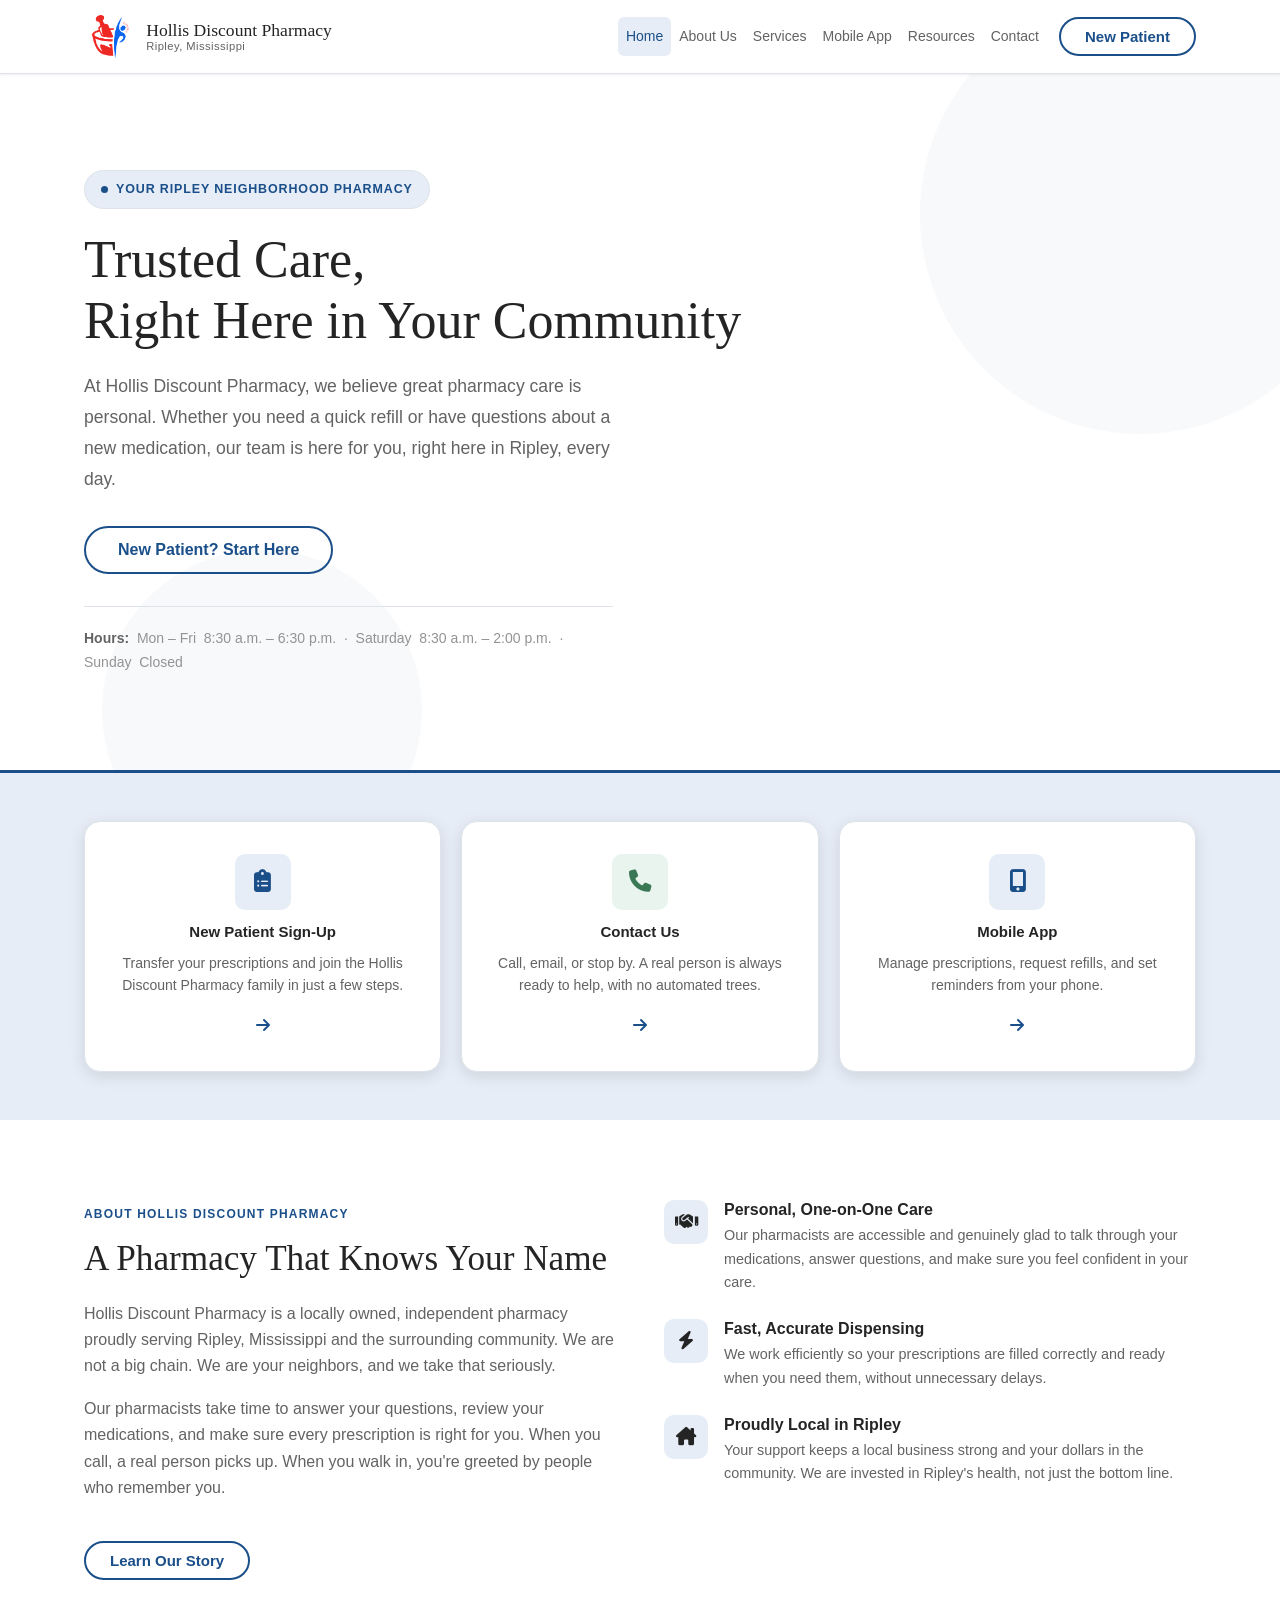
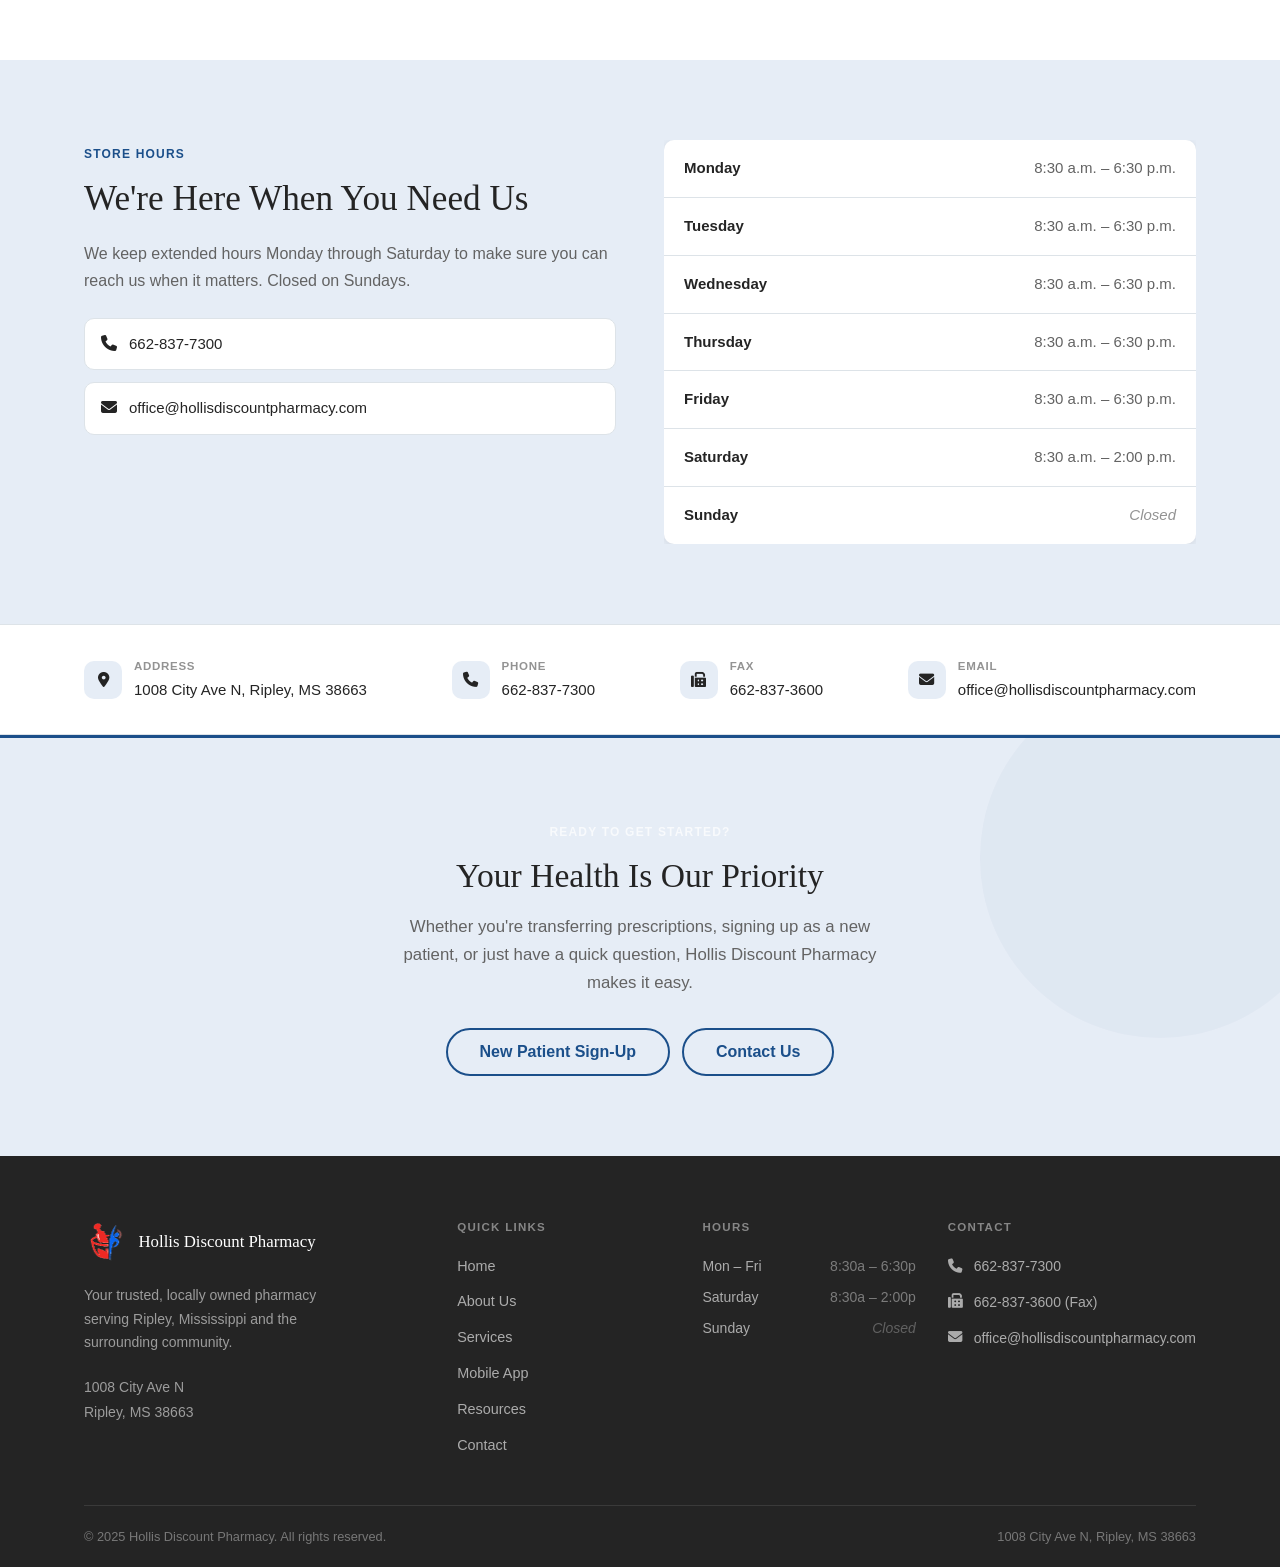
<file: index.html>
<!DOCTYPE html>
<html lang="en">
<head>
  <meta charset="UTF-8" />
  <meta name="viewport" content="width=device-width, initial-scale=1.0" />
  <meta name="description" content="Hollis Discount Pharmacy is your trusted, locally owned pharmacy in Ripley, Mississippi. Prescription refills, medication counseling, immunizations, and more, from a team that knows you by name." />
  <title>Hollis Discount Pharmacy | Ripley, MS</title>
  <link rel="stylesheet" href="styles.css" />
  <link rel="stylesheet" href="https://cdnjs.cloudflare.com/ajax/libs/font-awesome/6.5.1/css/all.min.css" />
</head>
<body>

  <!-- ============================================================
       SITE HEADER - repeated on every page
       ============================================================ -->
  <header class="site-header">
    <div class="container header-inner">

      <a href="index.html" class="logo" aria-label="Hollis Discount Pharmacy Home">
        <img src="assets/pharmacy-logo.png" alt="" class="logo-mark" />
        <div class="logo-text">
          <span class="logo-name">Hollis Discount Pharmacy</span>
          <span class="logo-tagline">Ripley, Mississippi</span>
        </div>
      </a>

      <nav class="main-nav" id="main-nav" aria-label="Main navigation">
        <ul class="nav-list">
          <li><a href="index.html">Home</a></li>
          <li><a href="about.html">About Us</a></li>
          <li><a href="services.html">Services</a></li>
          <li><a href="mobile-app.html">Mobile App</a></li>
          <li><a href="resources.html">Resources</a></li>
          <li><a href="contact.html">Contact</a></li>
        </ul>
        <!-- These buttons are visible only in the mobile nav panel -->
        <div class="nav-mobile-actions">
          <a href="contact.html#new-patient-request" class="btn btn-outline btn-lg">New Patient Sign-Up</a>
        </div>
      </nav>

      <!-- Desktop action buttons -->
      <div class="header-actions">
        <a href="contact.html#new-patient-request" class="btn btn-outline">New Patient</a>
      </div>

      <button
        class="mobile-menu-toggle"
        id="mobile-menu-toggle"
        aria-controls="main-nav"
        aria-expanded="false"
        aria-label="Toggle navigation menu"
      >
        <span></span>
        <span></span>
        <span></span>
      </button>

    </div>
  </header>
  <!-- ============================================================
       END SITE HEADER
       ============================================================ -->


  <main>

    <!-- ────────────────────────────────────────────────────────
         HERO
         ──────────────────────────────────────────────────────── -->
    <section class="hero" aria-labelledby="hero-heading">
      <div class="container">
        <div class="hero-inner">

          <div class="hero-badge" aria-hidden="true">
            <span class="hero-badge-dot"></span>
            Your Ripley Neighborhood Pharmacy
          </div>

          <h1 id="hero-heading">
            Trusted Care,<br>
            Right Here in Your Community
          </h1>

          <p class="hero-sub">
            At Hollis Discount Pharmacy, we believe great pharmacy care is personal.
            Whether you need a quick refill or have questions about a new
            medication, our team is here for you, right here in Ripley,
            every day.
          </p>

          <div class="hero-actions">
            <a href="contact.html#new-patient-request" class="btn btn-outline btn-lg">New Patient? Start Here</a>
          </div>

          <p class="hero-note">
            <strong>Hours:</strong>&nbsp;
            Mon – Fri &nbsp;8:30 a.m. – 6:30 p.m.
            &nbsp;·&nbsp;
            Saturday &nbsp;8:30 a.m. – 2:00 p.m.
            &nbsp;·&nbsp;
            Sunday &nbsp;Closed
          </p>

        </div>
      </div>
    </section>
    <!-- END HERO -->


    <!-- ────────────────────────────────────────────────────────
         QUICK ACTION CARDS
         ──────────────────────────────────────────────────────── -->
    <section class="section section--sm section--alt" aria-label="Quick actions">
      <div class="container">
        <div class="action-cards">

          <a href="contact.html" class="action-card">
            <div class="action-card-icon action-card-icon--primary" aria-hidden="true"><i class="fa-solid fa-clipboard-list"></i></div>
            <h3>New Patient Sign-Up</h3>
            <p>Transfer your prescriptions and join the Hollis Discount Pharmacy family in just a few steps.</p>
            <span class="action-card-arrow" aria-hidden="true"><i class="fa-solid fa-arrow-right"></i></span>
          </a>

          <a href="contact.html" class="action-card">
            <div class="action-card-icon action-card-icon--green" aria-hidden="true"><i class="fa-solid fa-phone"></i></div>
            <h3>Contact Us</h3>
            <p>Call, email, or stop by. A real person is always ready to help, with no automated trees.</p>
            <span class="action-card-arrow" aria-hidden="true"><i class="fa-solid fa-arrow-right"></i></span>
          </a>

          <a href="mobile-app.html" class="action-card">
            <div class="action-card-icon action-card-icon--primary" aria-hidden="true"><i class="fa-solid fa-mobile-screen-button"></i></div>
            <h3>Mobile App</h3>
            <p>Manage prescriptions, request refills, and set reminders from your phone.</p>
            <span class="action-card-arrow" aria-hidden="true"><i class="fa-solid fa-arrow-right"></i></span>
          </a>

        </div>
      </div>
    </section>
    <!-- END QUICK ACTION CARDS -->


    <!-- ────────────────────────────────────────────────────────
         WELCOME / TRUST SECTION
         ──────────────────────────────────────────────────────── -->
    <section class="section section--white" aria-labelledby="welcome-heading">
      <div class="container">
        <div class="welcome-grid">

          <div class="welcome-text">
            <span class="section-label">About Hollis Discount Pharmacy</span>
            <h2 id="welcome-heading">A Pharmacy That Knows Your Name</h2>
            <p>
              Hollis Discount Pharmacy is a locally owned, independent pharmacy proudly serving
              Ripley, Mississippi and the surrounding community. We are not a big chain.
              We are your neighbors, and we take that seriously.
            </p>
            <p>
              Our pharmacists take time to answer your questions, review your medications,
              and make sure every prescription is right for you. When you call, a real person
              picks up. When you walk in, you're greeted by people who remember you.
            </p>
            <a href="about.html" class="btn btn-outline mt-6">Learn Our Story</a>
          </div>

          <div class="trust-points">

            <div class="trust-point">
              <div class="trust-point-icon" aria-hidden="true"><i class="fa-solid fa-handshake"></i></div>
              <div class="trust-point-body">
                <h4>Personal, One-on-One Care</h4>
                <p>Our pharmacists are accessible and genuinely glad to talk through your medications, answer questions, and make sure you feel confident in your care.</p>
              </div>
            </div>

            <div class="trust-point">
              <div class="trust-point-icon" aria-hidden="true"><i class="fa-solid fa-bolt"></i></div>
              <div class="trust-point-body">
                <h4>Fast, Accurate Dispensing</h4>
                <p>We work efficiently so your prescriptions are filled correctly and ready when you need them, without unnecessary delays.</p>
              </div>
            </div>

            <div class="trust-point">
              <div class="trust-point-icon" aria-hidden="true"><i class="fa-solid fa-house-chimney"></i></div>
              <div class="trust-point-body">
                <h4>Proudly Local in Ripley</h4>
                <p>Your support keeps a local business strong and your dollars in the community. We are invested in Ripley's health, not just the bottom line.</p>
              </div>
            </div>

          </div>

        </div>
      </div>
    </section>
    <!-- END WELCOME / TRUST SECTION -->


    <!-- ────────────────────────────────────────────────────────
         HOURS SECTION
         ──────────────────────────────────────────────────────── -->
    <section class="section section--alt" aria-labelledby="hours-heading">
      <div class="container">
        <div class="hours-grid">

          <div class="hours-info">
            <span class="section-label">Store Hours</span>
            <h2 id="hours-heading">We're Here When You Need Us</h2>
            <p>
              We keep extended hours Monday through Saturday to make sure you can reach us
              when it matters. Closed on Sundays.
            </p>
            <div class="hours-contact-links">
              <a href="tel:6628377300" class="hours-contact-link">
                <span aria-hidden="true"><i class="fa-solid fa-phone"></i></span>
                662-837-7300
              </a>
              <a href="mailto:office@hollisdiscountpharmacy.com" class="hours-contact-link">
                <span aria-hidden="true"><i class="fa-solid fa-envelope"></i></span>
                office@hollisdiscountpharmacy.com
              </a>
            </div>
          </div>

          <div class="hours-table-wrap">
            <table class="hours-table" aria-label="Pharmacy hours of operation">
              <tbody>
                <tr>
                  <td>Monday</td>
                  <td>8:30 a.m. – 6:30 p.m.</td>
                </tr>
                <tr>
                  <td>Tuesday</td>
                  <td>8:30 a.m. – 6:30 p.m.</td>
                </tr>
                <tr>
                  <td>Wednesday</td>
                  <td>8:30 a.m. – 6:30 p.m.</td>
                </tr>
                <tr>
                  <td>Thursday</td>
                  <td>8:30 a.m. – 6:30 p.m.</td>
                </tr>
                <tr>
                  <td>Friday</td>
                  <td>8:30 a.m. – 6:30 p.m.</td>
                </tr>
                <tr>
                  <td>Saturday</td>
                  <td>8:30 a.m. – 2:00 p.m.</td>
                </tr>
                <tr>
                  <td>Sunday</td>
                  <td class="hours-closed">Closed</td>
                </tr>
              </tbody>
            </table>
          </div>

        </div>
      </div>
    </section>
    <!-- END HOURS SECTION -->


    <!-- ────────────────────────────────────────────────────────
         CONTACT STRIP
         ──────────────────────────────────────────────────────── -->
    <div class="contact-strip" aria-label="Contact information summary">
      <div class="container">
        <div class="contact-strip-inner">

          <div class="contact-strip-item">
            <div class="contact-strip-icon" aria-hidden="true"><i class="fa-solid fa-location-dot"></i></div>
            <div>
              <strong>Address</strong>
              <span>1008 City Ave N, Ripley, MS 38663</span>
            </div>
          </div>

          <div class="contact-strip-item">
            <div class="contact-strip-icon" aria-hidden="true"><i class="fa-solid fa-phone"></i></div>
            <div>
              <strong>Phone</strong>
              <a href="tel:6628377300">662-837-7300</a>
            </div>
          </div>

          <div class="contact-strip-item">
            <div class="contact-strip-icon" aria-hidden="true"><i class="fa-solid fa-fax"></i></div>
            <div>
              <strong>Fax</strong>
              <span>662-837-3600</span>
            </div>
          </div>

          <div class="contact-strip-item">
            <div class="contact-strip-icon" aria-hidden="true"><i class="fa-solid fa-envelope"></i></div>
            <div>
              <strong>Email</strong>
              <a href="mailto:office@hollisdiscountpharmacy.com">office@hollisdiscountpharmacy.com</a>
            </div>
          </div>

        </div>
      </div>
    </div>
    <!-- END CONTACT STRIP -->


    <!-- ────────────────────────────────────────────────────────
         CTA STRIP
         ──────────────────────────────────────────────────────── -->
    <section class="cta-strip" aria-labelledby="cta-heading">
      <div class="container">
        <span class="section-label section-label--light">Ready to Get Started?</span>
        <h2 id="cta-heading">Your Health Is Our Priority</h2>
        <p>
          Whether you're transferring prescriptions, signing up as a new patient, or just
          have a quick question, Hollis Discount Pharmacy makes it easy.
        </p>
        <div class="btn-group">
          <a href="contact.html#new-patient-request" class="btn btn-outline btn-lg">New Patient Sign-Up</a>
          <a href="contact.html" class="btn btn-outline btn-lg">Contact Us</a>
        </div>
      </div>
    </section>
    <!-- END CTA STRIP -->

  </main>


  <!-- ============================================================
       SITE FOOTER - repeated on every page
       ============================================================ -->
  <footer class="site-footer" aria-label="Site footer">
    <div class="container">
      <div class="footer-grid">

        <div class="footer-col">
          <a href="index.html" class="footer-logo" aria-label="Hollis Discount Pharmacy Home">
            <img src="assets/pharmacy-logo.png" alt="" class="footer-logo-mark" />
            <span class="footer-logo-name">Hollis Discount Pharmacy</span>
          </a>
          <p class="footer-tagline">
            Your trusted, locally owned pharmacy serving Ripley, Mississippi
            and the surrounding community.
          </p>
          <address class="footer-address">
            1008 City Ave N<br>
            Ripley, MS 38663
          </address>
        </div>

        <div class="footer-col">
          <h4>Quick Links</h4>
          <nav class="footer-links" aria-label="Footer navigation">
            <a href="index.html">Home</a>
            <a href="about.html">About Us</a>
            <a href="services.html">Services</a>
            <a href="mobile-app.html">Mobile App</a>
            <a href="resources.html">Resources</a>
            <a href="contact.html">Contact</a>
          </nav>
        </div>

        <div class="footer-col">
          <h4>Hours</h4>
          <div class="footer-hours">
            <div class="footer-hours-row">
              <span>Mon – Fri</span>
              <span>8:30a – 6:30p</span>
            </div>
            <div class="footer-hours-row">
              <span>Saturday</span>
              <span>8:30a – 2:00p</span>
            </div>
            <div class="footer-hours-row">
              <span>Sunday</span>
              <span class="closed">Closed</span>
            </div>
          </div>
        </div>

        <div class="footer-col">
          <h4>Contact</h4>
          <div class="footer-contact-links">
            <a href="tel:6628377300" class="footer-contact-link">
              <span aria-hidden="true"><i class="fa-solid fa-phone"></i></span> 662-837-7300
            </a>
            <a href="tel:6628373600" class="footer-contact-link">
              <span aria-hidden="true"><i class="fa-solid fa-fax"></i></span> 662-837-3600 (Fax)
            </a>
            <a href="mailto:office@hollisdiscountpharmacy.com" class="footer-contact-link">
              <span aria-hidden="true"><i class="fa-solid fa-envelope"></i></span> office@hollisdiscountpharmacy.com
            </a>
          </div>
        </div>

      </div>

      <div class="footer-bottom">
        <span>&copy; 2025 Hollis Discount Pharmacy. All rights reserved.</span>
        <span>1008 City Ave N, Ripley, MS 38663</span>
      </div>
    </div>
  </footer>
  <!-- ============================================================
       END SITE FOOTER
       ============================================================ -->


  <script src="script.js"></script>
</body>
</html>
</file>
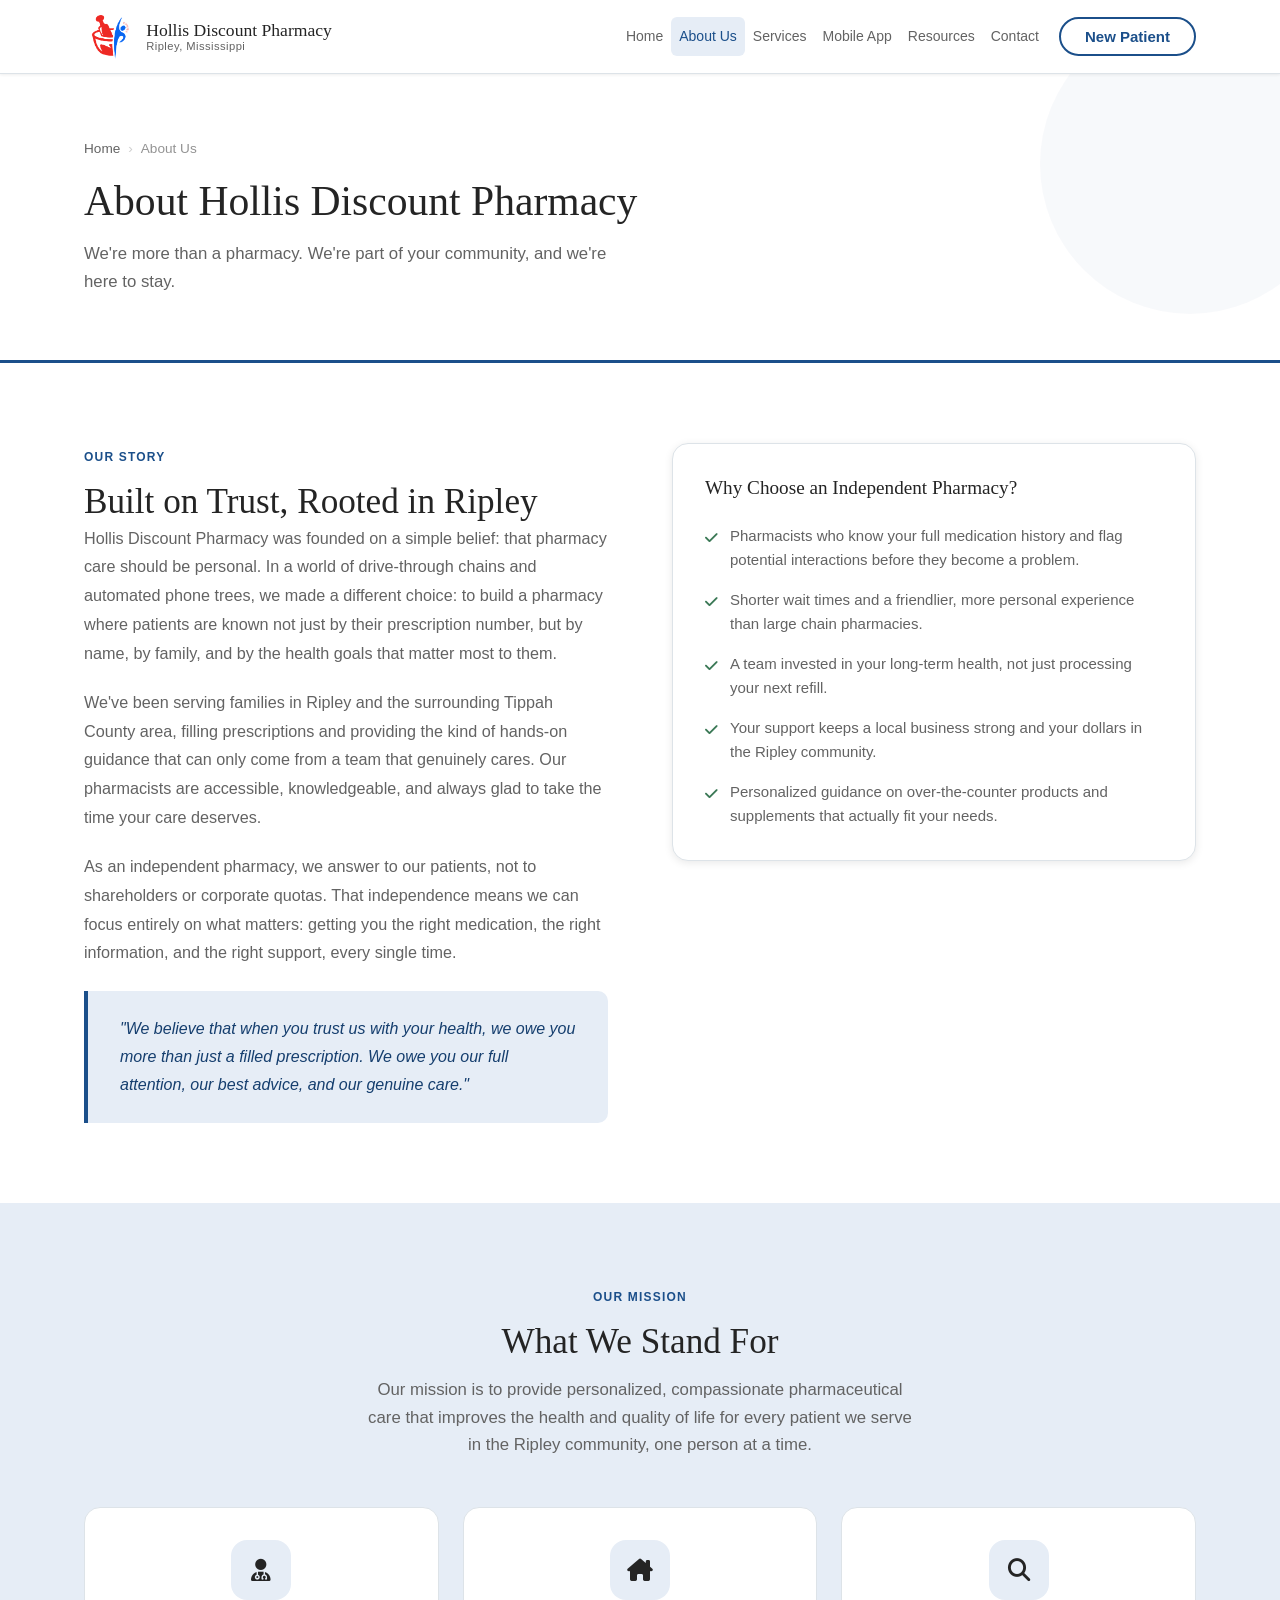
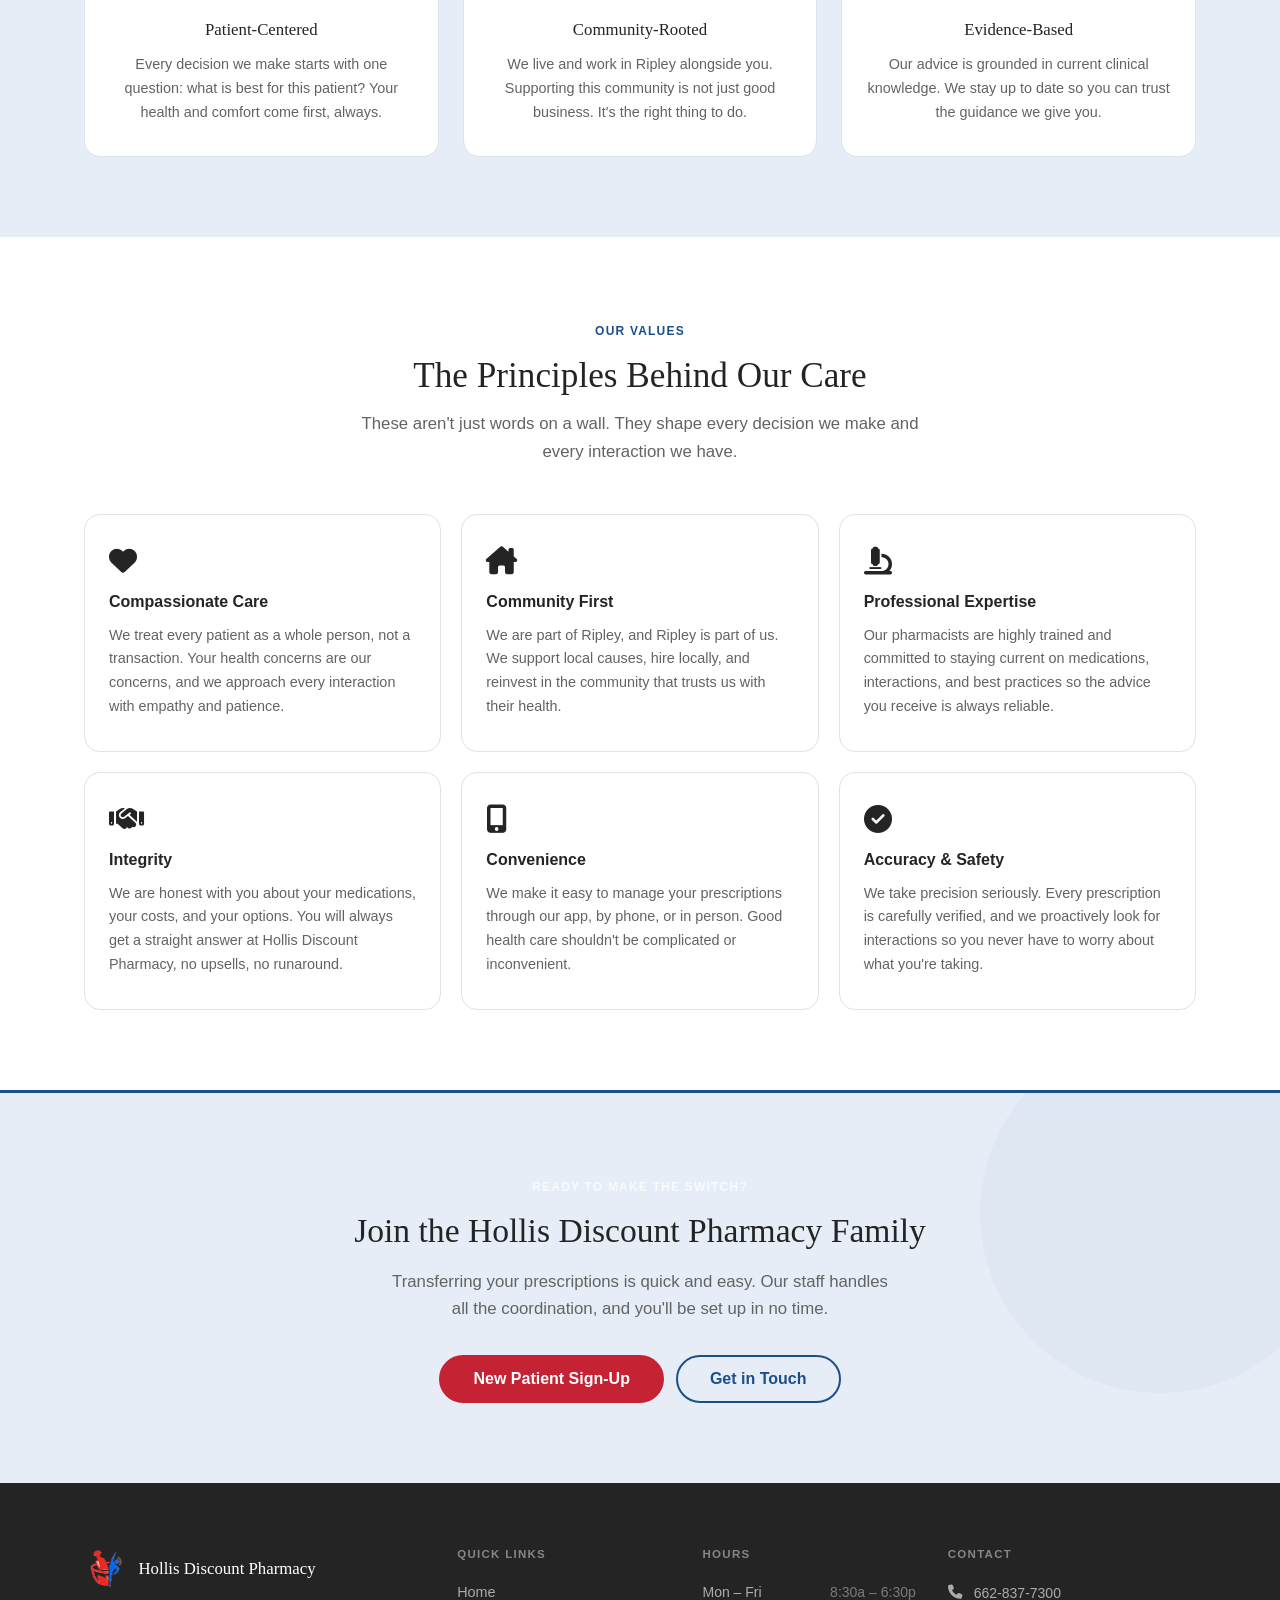
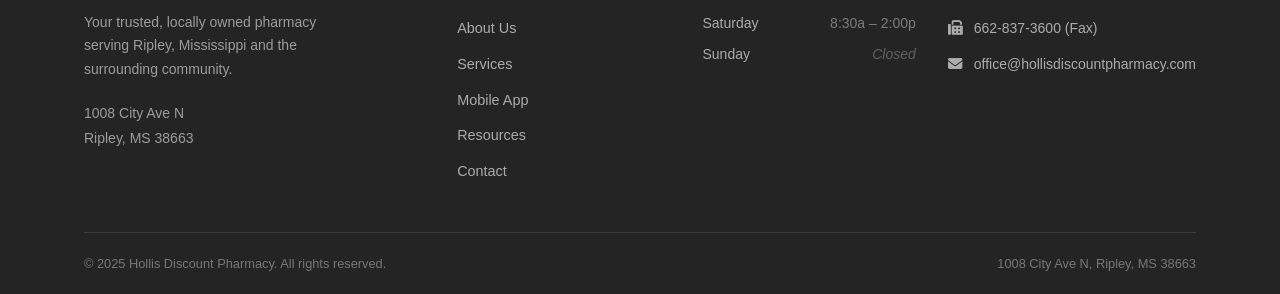
<file: about.html>
<!DOCTYPE html>
<html lang="en">
<head>
  <meta charset="UTF-8" />
  <meta name="viewport" content="width=device-width, initial-scale=1.0" />
  <meta name="description" content="Learn about Hollis Discount Pharmacy, a locally owned, community-focused pharmacy in Ripley, Mississippi. Our story, mission, and core values." />
  <title>About Us | Hollis Discount Pharmacy</title>
  <link rel="stylesheet" href="styles.css" />
  <link rel="stylesheet" href="https://cdnjs.cloudflare.com/ajax/libs/font-awesome/6.5.1/css/all.min.css" />
</head>
<body>

  <!-- ============================================================
       SITE HEADER
       ============================================================ -->
  <header class="site-header">
    <div class="container header-inner">

      <a href="index.html" class="logo" aria-label="Hollis Discount Pharmacy Home">
        <img src="assets/pharmacy-logo.png" alt="" class="logo-mark" />
        <div class="logo-text">
          <span class="logo-name">Hollis Discount Pharmacy</span>
          <span class="logo-tagline">Ripley, Mississippi</span>
        </div>
      </a>

      <nav class="main-nav" id="main-nav" aria-label="Main navigation">
        <ul class="nav-list">
          <li><a href="index.html">Home</a></li>
          <li><a href="about.html">About Us</a></li>
          <li><a href="services.html">Services</a></li>
          <li><a href="mobile-app.html">Mobile App</a></li>
          <li><a href="resources.html">Resources</a></li>
          <li><a href="contact.html">Contact</a></li>
        </ul>
        <div class="nav-mobile-actions">
          <a href="contact.html#new-patient-request" class="btn btn-outline btn-lg">New Patient Sign-Up</a>
        </div>
      </nav>

      <div class="header-actions">
        <a href="contact.html#new-patient-request" class="btn btn-outline">New Patient</a>
      </div>

      <button
        class="mobile-menu-toggle"
        id="mobile-menu-toggle"
        aria-controls="main-nav"
        aria-expanded="false"
        aria-label="Toggle navigation menu"
      >
        <span></span>
        <span></span>
        <span></span>
      </button>

    </div>
  </header>
  <!-- END SITE HEADER -->


  <main>

    <!-- ────────────────────────────────────────────────────────
         PAGE HERO
         ──────────────────────────────────────────────────────── -->
    <section class="page-hero" aria-labelledby="page-title">
      <div class="container page-hero-inner">
        <nav class="breadcrumb" aria-label="Breadcrumb">
          <a href="index.html">Home</a>
          <span class="breadcrumb-sep" aria-hidden="true">›</span>
          <span aria-current="page">About Us</span>
        </nav>
        <h1 id="page-title">About Hollis Discount Pharmacy</h1>
        <p>We're more than a pharmacy. We're part of your community, and we're here to stay.</p>
      </div>
    </section>
    <!-- END PAGE HERO -->


    <!-- ────────────────────────────────────────────────────────
         OUR STORY
         ──────────────────────────────────────────────────────── -->
    <section class="section section--white" aria-labelledby="story-heading">
      <div class="container">
        <div class="story-grid">

          <div class="prose">
            <span class="section-label">Our Story</span>
            <h2 id="story-heading">Built on Trust, Rooted in Ripley</h2>
            <p>
              Hollis Discount Pharmacy was founded on a simple belief: that pharmacy care should be
              personal. In a world of drive-through chains and automated phone trees, we made
              a different choice: to build a pharmacy where patients are known not just by their
              prescription number, but by name, by family, and by the health goals that matter most
              to them.
            </p>
            <p>
              We've been serving families in Ripley and the surrounding Tippah County area,
              filling prescriptions and providing the kind of hands-on guidance that can only come
              from a team that genuinely cares. Our pharmacists are accessible, knowledgeable, and
              always glad to take the time your care deserves.
            </p>
            <p>
              As an independent pharmacy, we answer to our patients, not to shareholders or
              corporate quotas. That independence means we can focus entirely on what matters:
              getting you the right medication, the right information, and the right support,
              every single time.
            </p>

            <div class="story-callout">
              <p>
                "We believe that when you trust us with your health, we owe you more than just
                a filled prescription. We owe you our full attention, our best advice, and our
                genuine care."
              </p>
            </div>
          </div>

          <div>
            <div class="story-aside">
              <h3>Why Choose an Independent Pharmacy?</h3>
              <ul class="aside-list">
                <li class="aside-list-item">Pharmacists who know your full medication history and flag potential interactions before they become a problem.</li>
                <li class="aside-list-item">Shorter wait times and a friendlier, more personal experience than large chain pharmacies.</li>
                <li class="aside-list-item">A team invested in your long-term health, not just processing your next refill.</li>
                <li class="aside-list-item">Your support keeps a local business strong and your dollars in the Ripley community.</li>
                <li class="aside-list-item">Personalized guidance on over-the-counter products and supplements that actually fit your needs.</li>
              </ul>
            </div>
          </div>

        </div>
      </div>
    </section>
    <!-- END OUR STORY -->


    <!-- ────────────────────────────────────────────────────────
         MISSION
         ──────────────────────────────────────────────────────── -->
    <section class="section section--alt" aria-labelledby="mission-heading">
      <div class="container">
        <div class="section-header section-header--center">
          <span class="section-label">Our Mission</span>
          <h2 id="mission-heading">What We Stand For</h2>
          <p>
            Our mission is to provide personalized, compassionate pharmaceutical care
            that improves the health and quality of life for every patient we serve in
            the Ripley community, one person at a time.
          </p>
        </div>

        <div class="grid-3">

          <div class="feature-card">
            <div class="feature-card-icon" aria-hidden="true"><i class="fa-solid fa-user-doctor"></i></div>
            <h3>Patient-Centered</h3>
            <p>
              Every decision we make starts with one question: what is best for this
              patient? Your health and comfort come first, always.
            </p>
          </div>

          <div class="feature-card">
            <div class="feature-card-icon" aria-hidden="true"><i class="fa-solid fa-house-chimney"></i></div>
            <h3>Community-Rooted</h3>
            <p>
              We live and work in Ripley alongside you. Supporting this community
              is not just good business. It's the right thing to do.
            </p>
          </div>

          <div class="feature-card">
            <div class="feature-card-icon" aria-hidden="true"><i class="fa-solid fa-magnifying-glass"></i></div>
            <h3>Evidence-Based</h3>
            <p>
              Our advice is grounded in current clinical knowledge. We stay up to date
              so you can trust the guidance we give you.
            </p>
          </div>

        </div>
      </div>
    </section>
    <!-- END MISSION -->


    <!-- ────────────────────────────────────────────────────────
         VALUES
         ──────────────────────────────────────────────────────── -->
    <section class="section section--white" aria-labelledby="values-heading">
      <div class="container">
        <div class="section-header section-header--center">
          <span class="section-label">Our Values</span>
          <h2 id="values-heading">The Principles Behind Our Care</h2>
          <p>These aren't just words on a wall. They shape every decision we make and every interaction we have.</p>
        </div>

        <div class="value-cards">

          <div class="value-card">
            <span class="value-card-icon" aria-hidden="true"><i class="fa-solid fa-heart"></i></span>
            <h3>Compassionate Care</h3>
            <p>We treat every patient as a whole person, not a transaction. Your health concerns are our concerns, and we approach every interaction with empathy and patience.</p>
          </div>

          <div class="value-card">
            <span class="value-card-icon" aria-hidden="true"><i class="fa-solid fa-house-chimney"></i></span>
            <h3>Community First</h3>
            <p>We are part of Ripley, and Ripley is part of us. We support local causes, hire locally, and reinvest in the community that trusts us with their health.</p>
          </div>

          <div class="value-card">
            <span class="value-card-icon" aria-hidden="true"><i class="fa-solid fa-microscope"></i></span>
            <h3>Professional Expertise</h3>
            <p>Our pharmacists are highly trained and committed to staying current on medications, interactions, and best practices so the advice you receive is always reliable.</p>
          </div>

          <div class="value-card">
            <span class="value-card-icon" aria-hidden="true"><i class="fa-solid fa-handshake"></i></span>
            <h3>Integrity</h3>
            <p>We are honest with you about your medications, your costs, and your options. You will always get a straight answer at Hollis Discount Pharmacy, no upsells, no runaround.</p>
          </div>

          <div class="value-card">
            <span class="value-card-icon" aria-hidden="true"><i class="fa-solid fa-mobile-screen-button"></i></span>
            <h3>Convenience</h3>
            <p>We make it easy to manage your prescriptions through our app, by phone, or in person. Good health care shouldn't be complicated or inconvenient.</p>
          </div>

          <div class="value-card">
            <span class="value-card-icon" aria-hidden="true"><i class="fa-solid fa-circle-check"></i></span>
            <h3>Accuracy & Safety</h3>
            <p>We take precision seriously. Every prescription is carefully verified, and we proactively look for interactions so you never have to worry about what you're taking.</p>
          </div>

        </div>
      </div>
    </section>
    <!-- END VALUES -->


    <!-- ────────────────────────────────────────────────────────
         CTA STRIP
         ──────────────────────────────────────────────────────── -->
    <section class="cta-strip" aria-labelledby="about-cta-heading">
      <div class="container">
        <span class="section-label section-label--light">Ready to Make the Switch?</span>
        <h2 id="about-cta-heading">Join the Hollis Discount Pharmacy Family</h2>
        <p>
          Transferring your prescriptions is quick and easy. Our staff handles all the
          coordination, and you'll be set up in no time.
        </p>
        <div class="btn-group">
          <a href="contact.html#new-patient-request" class="btn btn-accent btn-lg">New Patient Sign-Up</a>
          <a href="contact.html" class="btn btn-outline btn-lg">Get in Touch</a>
        </div>
      </div>
    </section>
    <!-- END CTA STRIP -->

  </main>


  <!-- ============================================================
       SITE FOOTER
       ============================================================ -->
  <footer class="site-footer" aria-label="Site footer">
    <div class="container">
      <div class="footer-grid">

        <div class="footer-col">
          <a href="index.html" class="footer-logo" aria-label="Hollis Discount Pharmacy Home">
            <img src="assets/pharmacy-logo.png" alt="" class="footer-logo-mark" />
            <span class="footer-logo-name">Hollis Discount Pharmacy</span>
          </a>
          <p class="footer-tagline">
            Your trusted, locally owned pharmacy serving Ripley, Mississippi
            and the surrounding community.
          </p>
          <address class="footer-address">
            1008 City Ave N<br>
            Ripley, MS 38663
          </address>
        </div>

        <div class="footer-col">
          <h4>Quick Links</h4>
          <nav class="footer-links" aria-label="Footer navigation">
            <a href="index.html">Home</a>
            <a href="about.html">About Us</a>
            <a href="services.html">Services</a>
            <a href="mobile-app.html">Mobile App</a>
            <a href="resources.html">Resources</a>
            <a href="contact.html">Contact</a>
          </nav>
        </div>

        <div class="footer-col">
          <h4>Hours</h4>
          <div class="footer-hours">
            <div class="footer-hours-row">
              <span>Mon – Fri</span>
              <span>8:30a – 6:30p</span>
            </div>
            <div class="footer-hours-row">
              <span>Saturday</span>
              <span>8:30a – 2:00p</span>
            </div>
            <div class="footer-hours-row">
              <span>Sunday</span>
              <span class="closed">Closed</span>
            </div>
          </div>
        </div>

        <div class="footer-col">
          <h4>Contact</h4>
          <div class="footer-contact-links">
            <a href="tel:6628377300" class="footer-contact-link">
              <span aria-hidden="true"><i class="fa-solid fa-phone"></i></span> 662-837-7300
            </a>
            <a href="tel:6628373600" class="footer-contact-link">
              <span aria-hidden="true"><i class="fa-solid fa-fax"></i></span> 662-837-3600 (Fax)
            </a>
            <a href="mailto:office@hollisdiscountpharmacy.com" class="footer-contact-link">
              <span aria-hidden="true"><i class="fa-solid fa-envelope"></i></span> office@hollisdiscountpharmacy.com
            </a>
          </div>
        </div>

      </div>

      <div class="footer-bottom">
        <span>&copy; 2025 Hollis Discount Pharmacy. All rights reserved.</span>
        <span>1008 City Ave N, Ripley, MS 38663</span>
      </div>
    </div>
  </footer>
  <!-- END SITE FOOTER -->


  <script src="script.js"></script>
</body>
</html>
</file>
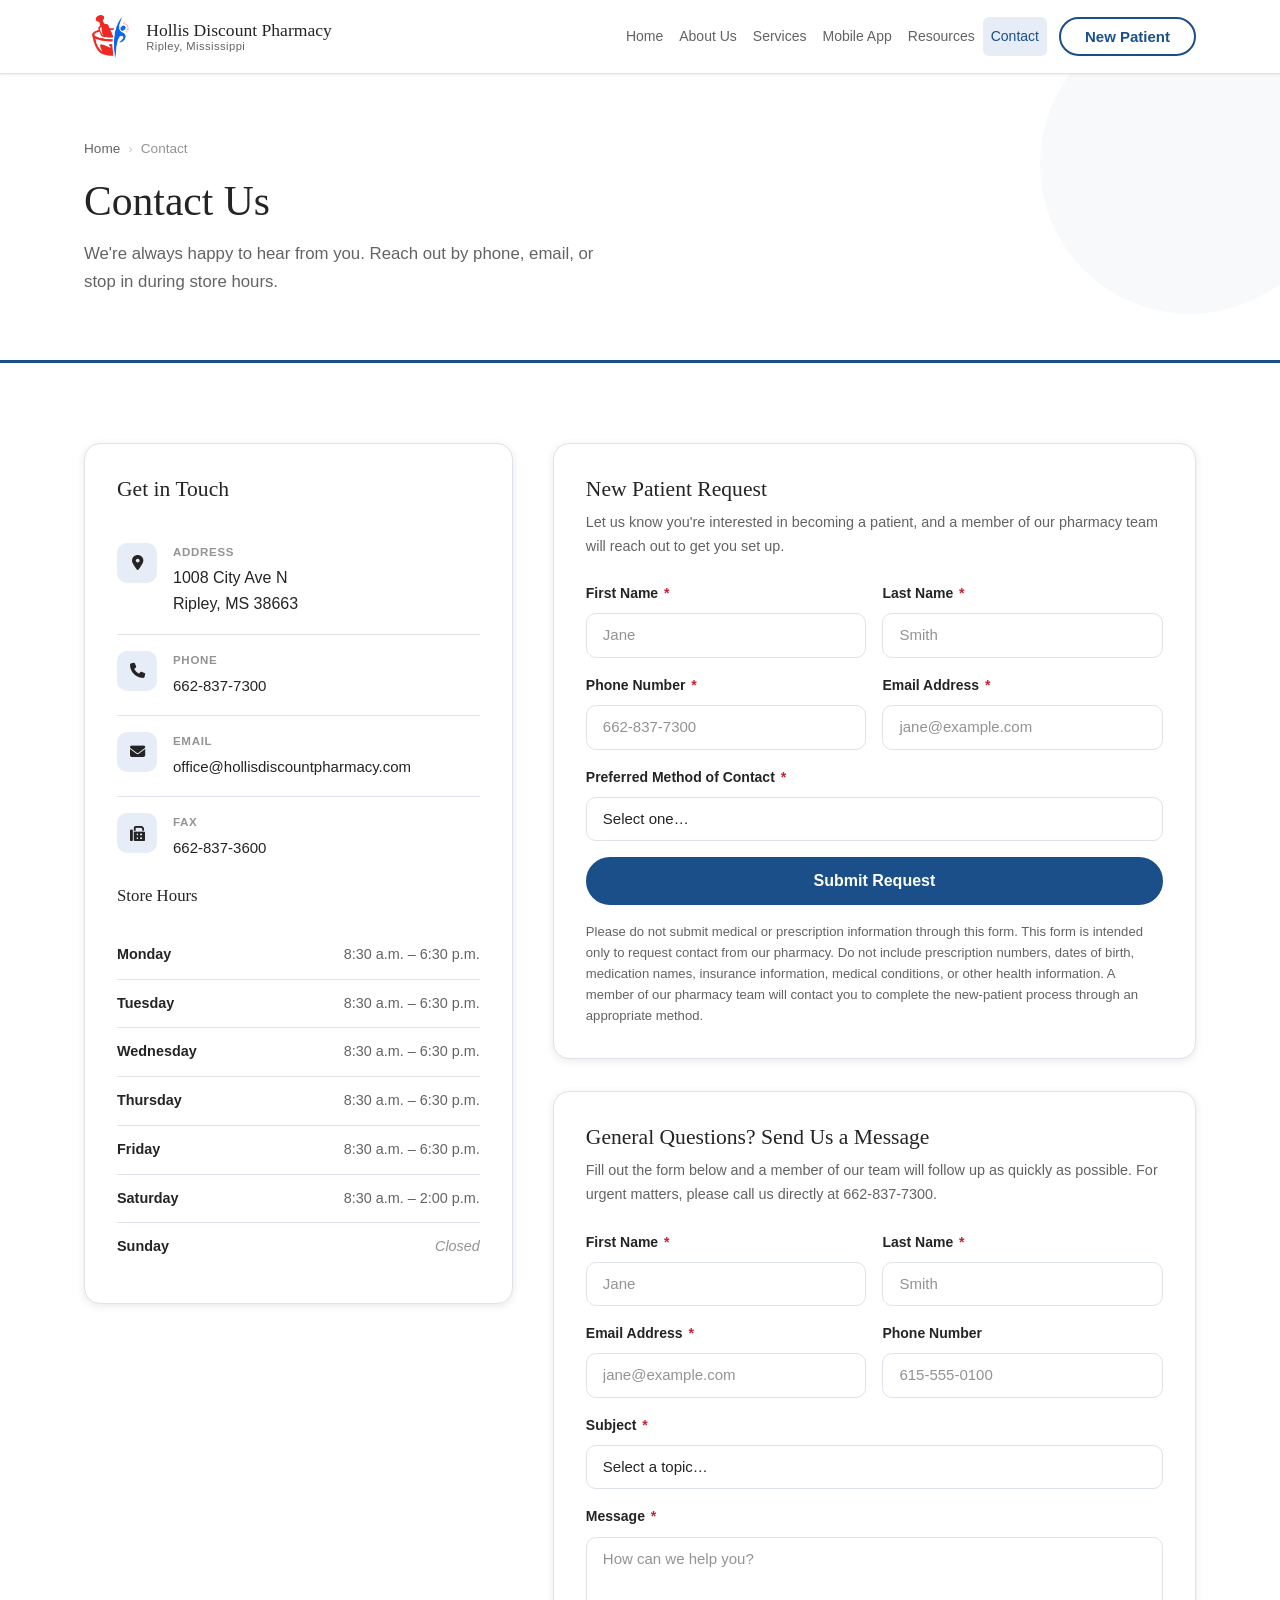
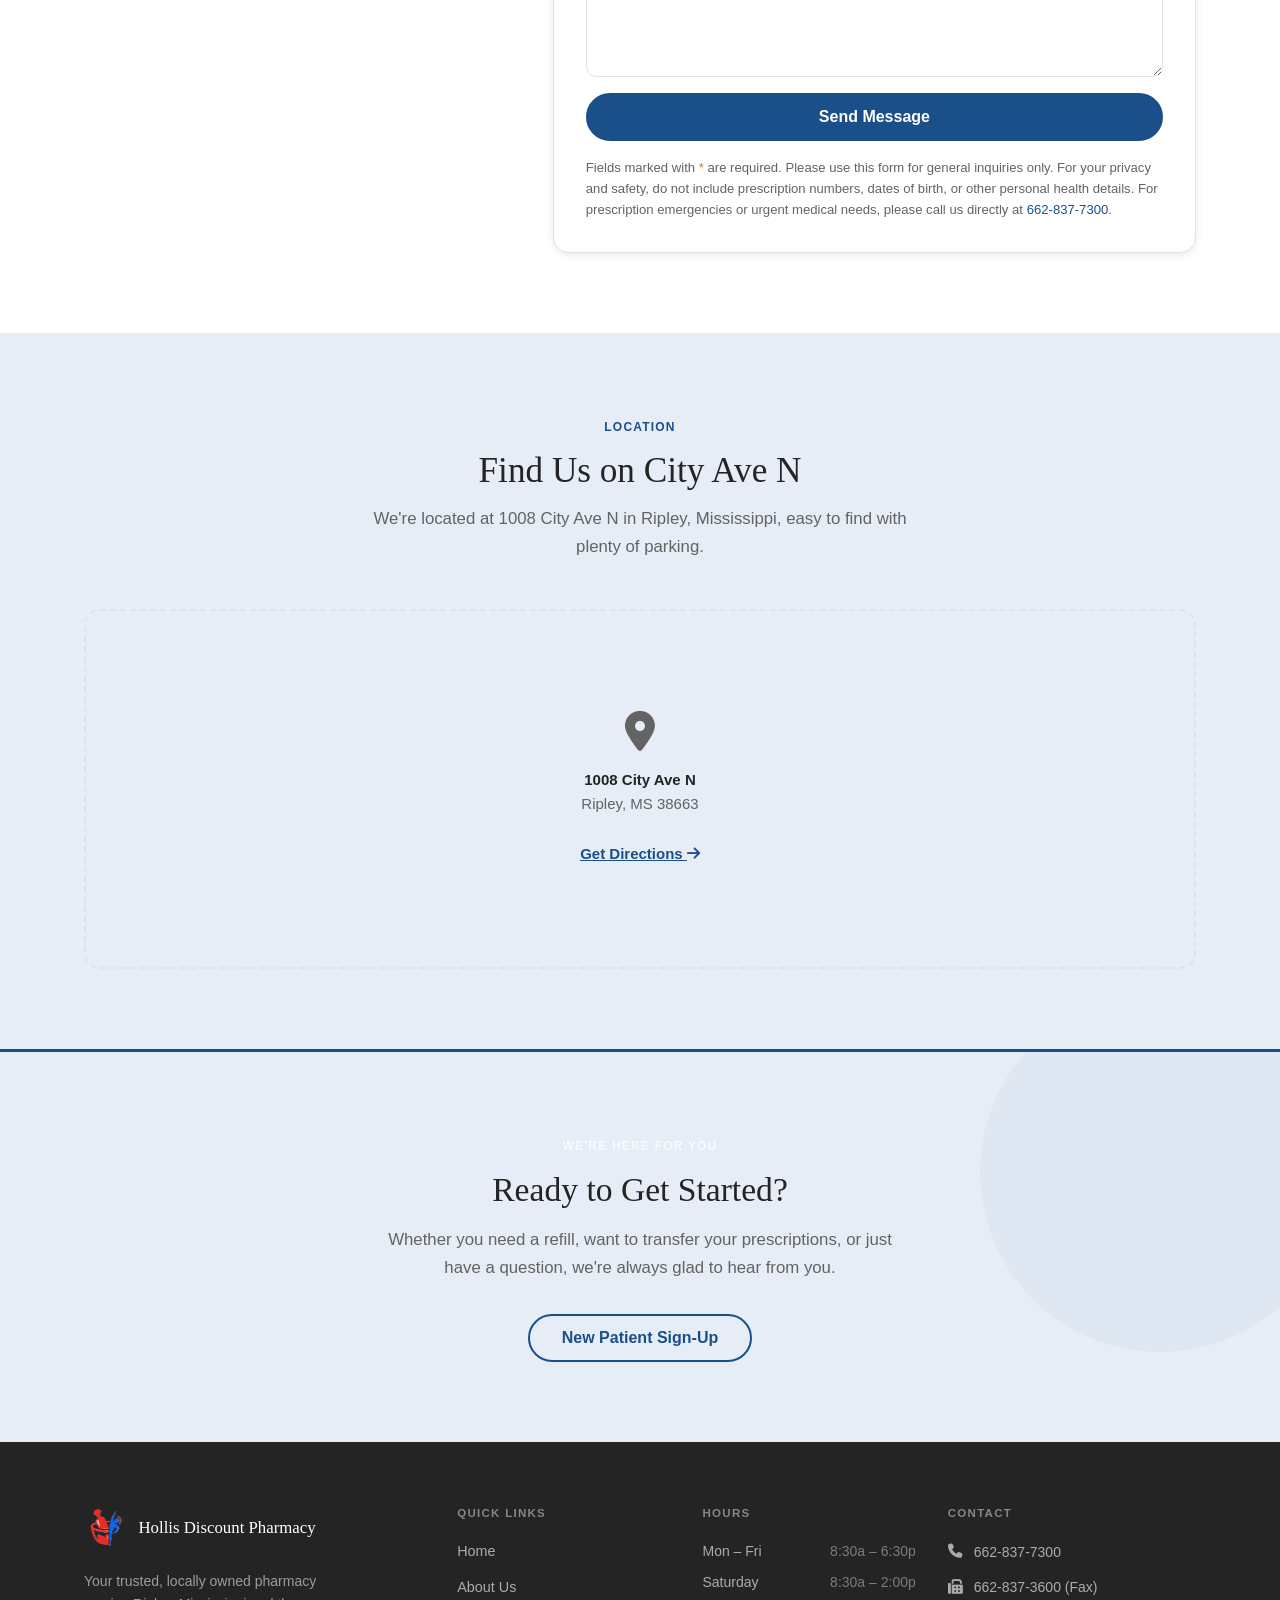
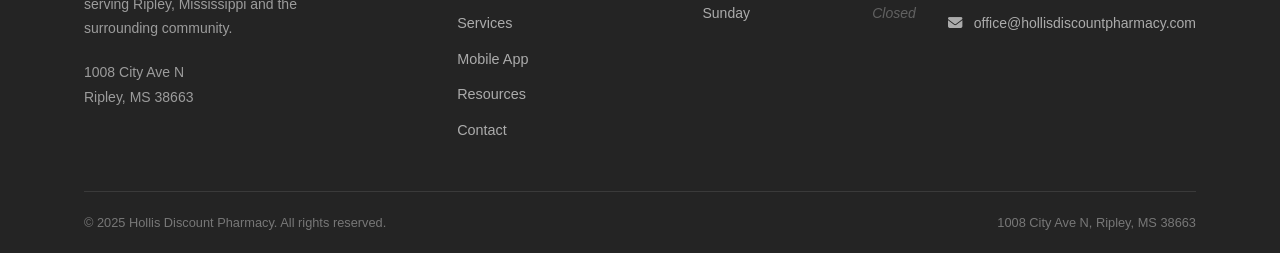
<file: contact.html>
<!DOCTYPE html>
<html lang="en">
<head>
  <meta charset="UTF-8" />
  <meta name="viewport" content="width=device-width, initial-scale=1.0" />
  <meta name="description" content="Contact Hollis Discount Pharmacy in Ripley, MS. Address: 1008 City Ave N. Phone: 662-837-7300. Hours: Mon–Fri 8:30am–6pm, Sat 8:30am–4pm." />
  <title>Contact Us | Hollis Discount Pharmacy</title>
  <link rel="stylesheet" href="styles.css" />
  <link rel="stylesheet" href="https://cdnjs.cloudflare.com/ajax/libs/font-awesome/6.5.1/css/all.min.css" />
</head>
<body>

  <!-- ============================================================
       SITE HEADER
       ============================================================ -->
  <header class="site-header">
    <div class="container header-inner">

      <a href="index.html" class="logo" aria-label="Hollis Discount Pharmacy Home">
        <img src="assets/pharmacy-logo.png" alt="" class="logo-mark" />
        <div class="logo-text">
          <span class="logo-name">Hollis Discount Pharmacy</span>
          <span class="logo-tagline">Ripley, Mississippi</span>
        </div>
      </a>

      <nav class="main-nav" id="main-nav" aria-label="Main navigation">
        <ul class="nav-list">
          <li><a href="index.html">Home</a></li>
          <li><a href="about.html">About Us</a></li>
          <li><a href="services.html">Services</a></li>
          <li><a href="mobile-app.html">Mobile App</a></li>
          <li><a href="resources.html">Resources</a></li>
          <li><a href="contact.html">Contact</a></li>
        </ul>
        <div class="nav-mobile-actions">
          <a href="contact.html#new-patient-request" class="btn btn-outline btn-lg">New Patient Sign-Up</a>
        </div>
      </nav>

      <div class="header-actions">
        <a href="contact.html#new-patient-request" class="btn btn-outline">New Patient</a>
      </div>

      <button
        class="mobile-menu-toggle"
        id="mobile-menu-toggle"
        aria-controls="main-nav"
        aria-expanded="false"
        aria-label="Toggle navigation menu"
      >
        <span></span>
        <span></span>
        <span></span>
      </button>

    </div>
  </header>
  <!-- END SITE HEADER -->


  <main>

    <!-- ────────────────────────────────────────────────────────
         PAGE HERO
         ──────────────────────────────────────────────────────── -->
    <section class="page-hero" aria-labelledby="page-title">
      <div class="container page-hero-inner">
        <nav class="breadcrumb" aria-label="Breadcrumb">
          <a href="index.html">Home</a>
          <span class="breadcrumb-sep" aria-hidden="true">›</span>
          <span aria-current="page">Contact</span>
        </nav>
        <h1 id="page-title">Contact Us</h1>
        <p>We're always happy to hear from you. Reach out by phone, email, or stop in during store hours.</p>
      </div>
    </section>
    <!-- END PAGE HERO -->


    <!-- ────────────────────────────────────────────────────────
         CONTACT INFO + FORM
         ──────────────────────────────────────────────────────── -->
    <section class="section section--white" aria-labelledby="contact-info-heading">
      <div class="container">
        <div class="contact-page-grid">

          <!-- Contact Info Block -->
          <div class="contact-info-block">
            <h2 id="contact-info-heading">Get in Touch</h2>

            <div class="contact-detail">
              <div class="contact-detail-icon" aria-hidden="true"><i class="fa-solid fa-location-dot"></i></div>
              <div class="contact-detail-body">
                <strong>Address</strong>
                <address style="font-style: normal;">
                  1008 City Ave N<br>
                  Ripley, MS 38663
                </address>
              </div>
            </div>

            <div class="contact-detail">
              <div class="contact-detail-icon" aria-hidden="true"><i class="fa-solid fa-phone"></i></div>
              <div class="contact-detail-body">
                <strong>Phone</strong>
                <a href="tel:6628377300">662-837-7300</a>
              </div>
            </div>

            <div class="contact-detail">
              <div class="contact-detail-icon" aria-hidden="true"><i class="fa-solid fa-envelope"></i></div>
              <div class="contact-detail-body">
                <strong>Email</strong>
                <a href="mailto:office@hollisdiscountpharmacy.com">office@hollisdiscountpharmacy.com</a>
              </div>
            </div>

            <div class="contact-detail">
              <div class="contact-detail-icon" aria-hidden="true"><i class="fa-solid fa-fax"></i></div>
              <div class="contact-detail-body">
                <strong>Fax</strong>
                <span>662-837-3600</span>
              </div>
            </div>

            <!-- Hours sub-table -->
            <h3 style="font-size: 1.05rem; margin-top: 1.5rem; margin-bottom: 0.5rem;">Store Hours</h3>
            <table class="hours-contact-table" aria-label="Store hours">
              <tbody>
                <tr>
                  <td>Monday</td>
                  <td>8:30 a.m. – 6:30 p.m.</td>
                </tr>
                <tr>
                  <td>Tuesday</td>
                  <td>8:30 a.m. – 6:30 p.m.</td>
                </tr>
                <tr>
                  <td>Wednesday</td>
                  <td>8:30 a.m. – 6:30 p.m.</td>
                </tr>
                <tr>
                  <td>Thursday</td>
                  <td>8:30 a.m. – 6:30 p.m.</td>
                </tr>
                <tr>
                  <td>Friday</td>
                  <td>8:30 a.m. – 6:30 p.m.</td>
                </tr>
                <tr>
                  <td>Saturday</td>
                  <td>8:30 a.m. – 2:00 p.m.</td>
                </tr>
                <tr>
                  <td>Sunday</td>
                  <td style="color: #939393; font-style: italic;">Closed</td>
                </tr>
              </tbody>
            </table>
          </div>
          <!-- End Contact Info Block -->


          <div class="contact-forms-stack">

          <!-- New Patient Request Form -->
          <div class="contact-form-wrap" id="new-patient-request" role="region" aria-labelledby="new-patient-heading">
            <h2 id="new-patient-heading">New Patient Request</h2>
            <p>
              Let us know you're interested in becoming a patient, and a member of our
              pharmacy team will reach out to get you set up.
            </p>

            <!-- New patient request form. Submits via FormSubmit (https://formsubmit.co). -->
            <form
              data-ajax-form
              action="https://formsubmit.co/office@hollisdiscountpharmacy.com"
              method="POST"
              aria-label="New patient request form"
              novalidate
            >
              <input type="hidden" name="_subject" value="New patient request from the Hollis Discount Pharmacy website" />
              <input type="hidden" name="_template" value="table" />
              <input type="hidden" name="_captcha" value="false" />
              <!-- Honeypot: leave empty. Bot submissions that fill this are rejected. -->
              <input type="text" name="_honey" style="display:none;" tabindex="-1" autocomplete="off" aria-hidden="true" />

              <div class="form-row">
                <div class="form-group">
                  <label class="form-label" for="np-first-name">
                    First Name <span aria-hidden="true">*</span>
                  </label>
                  <input
                    class="form-input"
                    type="text"
                    id="np-first-name"
                    name="first_name"
                    placeholder="Jane"
                    required
                    autocomplete="given-name"
                  />
                </div>
                <div class="form-group">
                  <label class="form-label" for="np-last-name">
                    Last Name <span aria-hidden="true">*</span>
                  </label>
                  <input
                    class="form-input"
                    type="text"
                    id="np-last-name"
                    name="last_name"
                    placeholder="Smith"
                    required
                    autocomplete="family-name"
                  />
                </div>
              </div>

              <div class="form-row">
                <div class="form-group">
                  <label class="form-label" for="np-phone">
                    Phone Number <span aria-hidden="true">*</span>
                  </label>
                  <input
                    class="form-input"
                    type="tel"
                    id="np-phone"
                    name="phone"
                    placeholder="662-837-7300"
                    required
                    autocomplete="tel"
                  />
                </div>
                <div class="form-group">
                  <label class="form-label" for="np-email">
                    Email Address <span aria-hidden="true">*</span>
                  </label>
                  <input
                    class="form-input"
                    type="email"
                    id="np-email"
                    name="email"
                    placeholder="jane@example.com"
                    required
                    autocomplete="email"
                  />
                </div>
              </div>

              <div class="form-group">
                <label class="form-label" for="np-preferred-contact">
                  Preferred Method of Contact <span aria-hidden="true">*</span>
                </label>
                <select class="form-select" id="np-preferred-contact" name="preferred_contact" required>
                  <option value="" disabled selected>Select one…</option>
                  <option value="phone">Phone Call</option>
                  <option value="text">Text Message</option>
                  <option value="email">Email</option>
                </select>
              </div>

              <button type="submit" class="btn btn-primary btn-lg" style="width: 100%;">
                Submit Request
              </button>

              <p class="form-status" role="status" aria-live="polite" hidden></p>

              <p class="form-note">
                Please do not submit medical or prescription information through this form.
                This form is intended only to request contact from our pharmacy. Do not
                include prescription numbers, dates of birth, medication names, insurance
                information, medical conditions, or other health information. A member of
                our pharmacy team will contact you to complete the new-patient process
                through an appropriate method.
              </p>

            </form>
          </div>
          <!-- End New Patient Request Form -->


          <!-- Contact Form -->
          <div class="contact-form-wrap" role="region" aria-labelledby="form-heading">
            <h2 id="form-heading">General Questions? Send Us a Message</h2>
            <p>
              Fill out the form below and a member of our team will follow up as quickly
              as possible. For urgent matters, please call us directly at 662-837-7300.
            </p>

            <!-- Contact form. Submits via FormSubmit (https://formsubmit.co). -->
            <form
              data-ajax-form
              action="https://formsubmit.co/office@hollisdiscountpharmacy.com"
              method="POST"
              aria-label="Contact form"
              novalidate
            >
              <input type="hidden" name="_subject" value="New message from the Hollis Discount Pharmacy website" />
              <input type="hidden" name="_template" value="table" />
              <input type="hidden" name="_captcha" value="false" />
              <!-- Honeypot: leave empty. Bot submissions that fill this are rejected. -->
              <input type="text" name="_honey" style="display:none;" tabindex="-1" autocomplete="off" aria-hidden="true" />

              <div class="form-row">
                <div class="form-group">
                  <label class="form-label" for="first-name">
                    First Name <span aria-hidden="true">*</span>
                  </label>
                  <input
                    class="form-input"
                    type="text"
                    id="first-name"
                    name="first_name"
                    placeholder="Jane"
                    required
                    autocomplete="given-name"
                  />
                </div>
                <div class="form-group">
                  <label class="form-label" for="last-name">
                    Last Name <span aria-hidden="true">*</span>
                  </label>
                  <input
                    class="form-input"
                    type="text"
                    id="last-name"
                    name="last_name"
                    placeholder="Smith"
                    required
                    autocomplete="family-name"
                  />
                </div>
              </div>

              <div class="form-row">
                <div class="form-group">
                  <label class="form-label" for="email">
                    Email Address <span aria-hidden="true">*</span>
                  </label>
                  <input
                    class="form-input"
                    type="email"
                    id="email"
                    name="email"
                    placeholder="jane@example.com"
                    required
                    autocomplete="email"
                  />
                </div>
                <div class="form-group">
                  <label class="form-label" for="phone">
                    Phone Number
                  </label>
                  <input
                    class="form-input"
                    type="tel"
                    id="phone"
                    name="phone"
                    placeholder="615-555-0100"
                    autocomplete="tel"
                  />
                </div>
              </div>

              <div class="form-group">
                <label class="form-label" for="subject">
                  Subject <span aria-hidden="true">*</span>
                </label>
                <select class="form-select" id="subject" name="subject" required>
                  <option value="" disabled selected>Select a topic…</option>
                  <option value="prescription-question">Prescription Question</option>
                  <option value="transfer">Transfer My Prescriptions</option>
                  <option value="insurance">Insurance / Billing Question</option>
                  <option value="immunization">Immunization / Vaccine Inquiry</option>
                  <option value="other">Other</option>
                </select>
              </div>

              <div class="form-group">
                <label class="form-label" for="message">
                  Message <span aria-hidden="true">*</span>
                </label>
                <textarea
                  class="form-textarea"
                  id="message"
                  name="message"
                  placeholder="How can we help you?"
                  required
                ></textarea>
              </div>

              <button type="submit" class="btn btn-primary btn-lg" style="width: 100%;">
                Send Message
              </button>

              <p class="form-status" role="status" aria-live="polite" hidden></p>

              <p class="form-note">
                Fields marked with <span style="color: #D0762A;" aria-hidden="true">*</span> are required.
                Please use this form for general inquiries only. For your privacy and safety, do not
                include prescription numbers, dates of birth, or other personal health details.
                For prescription emergencies or urgent medical needs, please call us directly
                at <a href="tel:6628377300">662-837-7300</a>.
              </p>

            </form>
          </div>
          <!-- End Contact Form -->

          </div>

        </div>
      </div>
    </section>
    <!-- END CONTACT INFO + FORM -->


    <!-- ────────────────────────────────────────────────────────
         MAP SECTION
         ──────────────────────────────────────────────────────── -->
    <section class="section section--alt" aria-labelledby="map-heading">
      <div class="container">
        <div class="section-header section-header--center">
          <span class="section-label">Location</span>
          <h2 id="map-heading">Find Us on City Ave N</h2>
          <p>
            We're located at 1008 City Ave N in Ripley, Mississippi, easy to find
            with plenty of parking.
          </p>
        </div>

        <!--
          TODO: Replace this placeholder with an embedded Google Map or other map service.
          To embed Google Maps:
          1. Go to maps.google.com and search for "Hollis Discount Pharmacy, 1008 City Ave N, Ripley TN"
          2. Click Share <i class="fa-solid fa-arrow-right"></i> Embed a map <i class="fa-solid fa-arrow-right"></i> Copy the HTML
          3. Replace the <div class="map-placeholder"> block below with the <iframe> code
          4. Apply border-radius: var(--r-lg) and width: 100% to the iframe for consistent styling
        -->
        <div class="map-placeholder" role="img" aria-label="Map placeholder: 1008 City Ave N, Ripley, MS 38663">
          <div class="map-placeholder-icon" aria-hidden="true"><i class="fa-solid fa-location-dot"></i></div>
          <p>
            <strong>1008 City Ave N</strong><br>
            Ripley, MS 38663<br><br>
            <!-- TODO: Replace # with a Google Maps directions link -->
            <a href="#">Get Directions <i class="fa-solid fa-arrow-right"></i></a>
          </p>
        </div>

      </div>
    </section>
    <!-- END MAP SECTION -->


    <!-- ────────────────────────────────────────────────────────
         CTA STRIP
         ──────────────────────────────────────────────────────── -->
    <section class="cta-strip" aria-labelledby="contact-cta-heading">
      <div class="container">
        <span class="section-label section-label--light">We're Here for You</span>
        <h2 id="contact-cta-heading">Ready to Get Started?</h2>
        <p>
          Whether you need a refill, want to transfer your prescriptions, or just
          have a question, we're always glad to hear from you.
        </p>
        <div class="btn-group">
          <a href="contact.html#new-patient-request" class="btn btn-outline btn-lg">New Patient Sign-Up</a>
        </div>
      </div>
    </section>
    <!-- END CTA STRIP -->

  </main>


  <!-- ============================================================
       SITE FOOTER
       ============================================================ -->
  <footer class="site-footer" aria-label="Site footer">
    <div class="container">
      <div class="footer-grid">

        <div class="footer-col">
          <a href="index.html" class="footer-logo" aria-label="Hollis Discount Pharmacy Home">
            <img src="assets/pharmacy-logo.png" alt="" class="footer-logo-mark" />
            <span class="footer-logo-name">Hollis Discount Pharmacy</span>
          </a>
          <p class="footer-tagline">
            Your trusted, locally owned pharmacy serving Ripley, Mississippi
            and the surrounding community.
          </p>
          <address class="footer-address">
            1008 City Ave N<br>
            Ripley, MS 38663
          </address>
        </div>

        <div class="footer-col">
          <h4>Quick Links</h4>
          <nav class="footer-links" aria-label="Footer navigation">
            <a href="index.html">Home</a>
            <a href="about.html">About Us</a>
            <a href="services.html">Services</a>
            <a href="mobile-app.html">Mobile App</a>
            <a href="resources.html">Resources</a>
            <a href="contact.html">Contact</a>
          </nav>
        </div>

        <div class="footer-col">
          <h4>Hours</h4>
          <div class="footer-hours">
            <div class="footer-hours-row">
              <span>Mon – Fri</span>
              <span>8:30a – 6:30p</span>
            </div>
            <div class="footer-hours-row">
              <span>Saturday</span>
              <span>8:30a – 2:00p</span>
            </div>
            <div class="footer-hours-row">
              <span>Sunday</span>
              <span class="closed">Closed</span>
            </div>
          </div>
        </div>

        <div class="footer-col">
          <h4>Contact</h4>
          <div class="footer-contact-links">
            <a href="tel:6628377300" class="footer-contact-link">
              <span aria-hidden="true"><i class="fa-solid fa-phone"></i></span> 662-837-7300
            </a>
            <a href="tel:6628373600" class="footer-contact-link">
              <span aria-hidden="true"><i class="fa-solid fa-fax"></i></span> 662-837-3600 (Fax)
            </a>
            <a href="mailto:office@hollisdiscountpharmacy.com" class="footer-contact-link">
              <span aria-hidden="true"><i class="fa-solid fa-envelope"></i></span> office@hollisdiscountpharmacy.com
            </a>
          </div>
        </div>

      </div>

      <div class="footer-bottom">
        <span>&copy; 2025 Hollis Discount Pharmacy. All rights reserved.</span>
        <span>1008 City Ave N, Ripley, MS 38663</span>
      </div>
    </div>
  </footer>
  <!-- END SITE FOOTER -->


  <script src="script.js"></script>
</body>
</html>
</file>
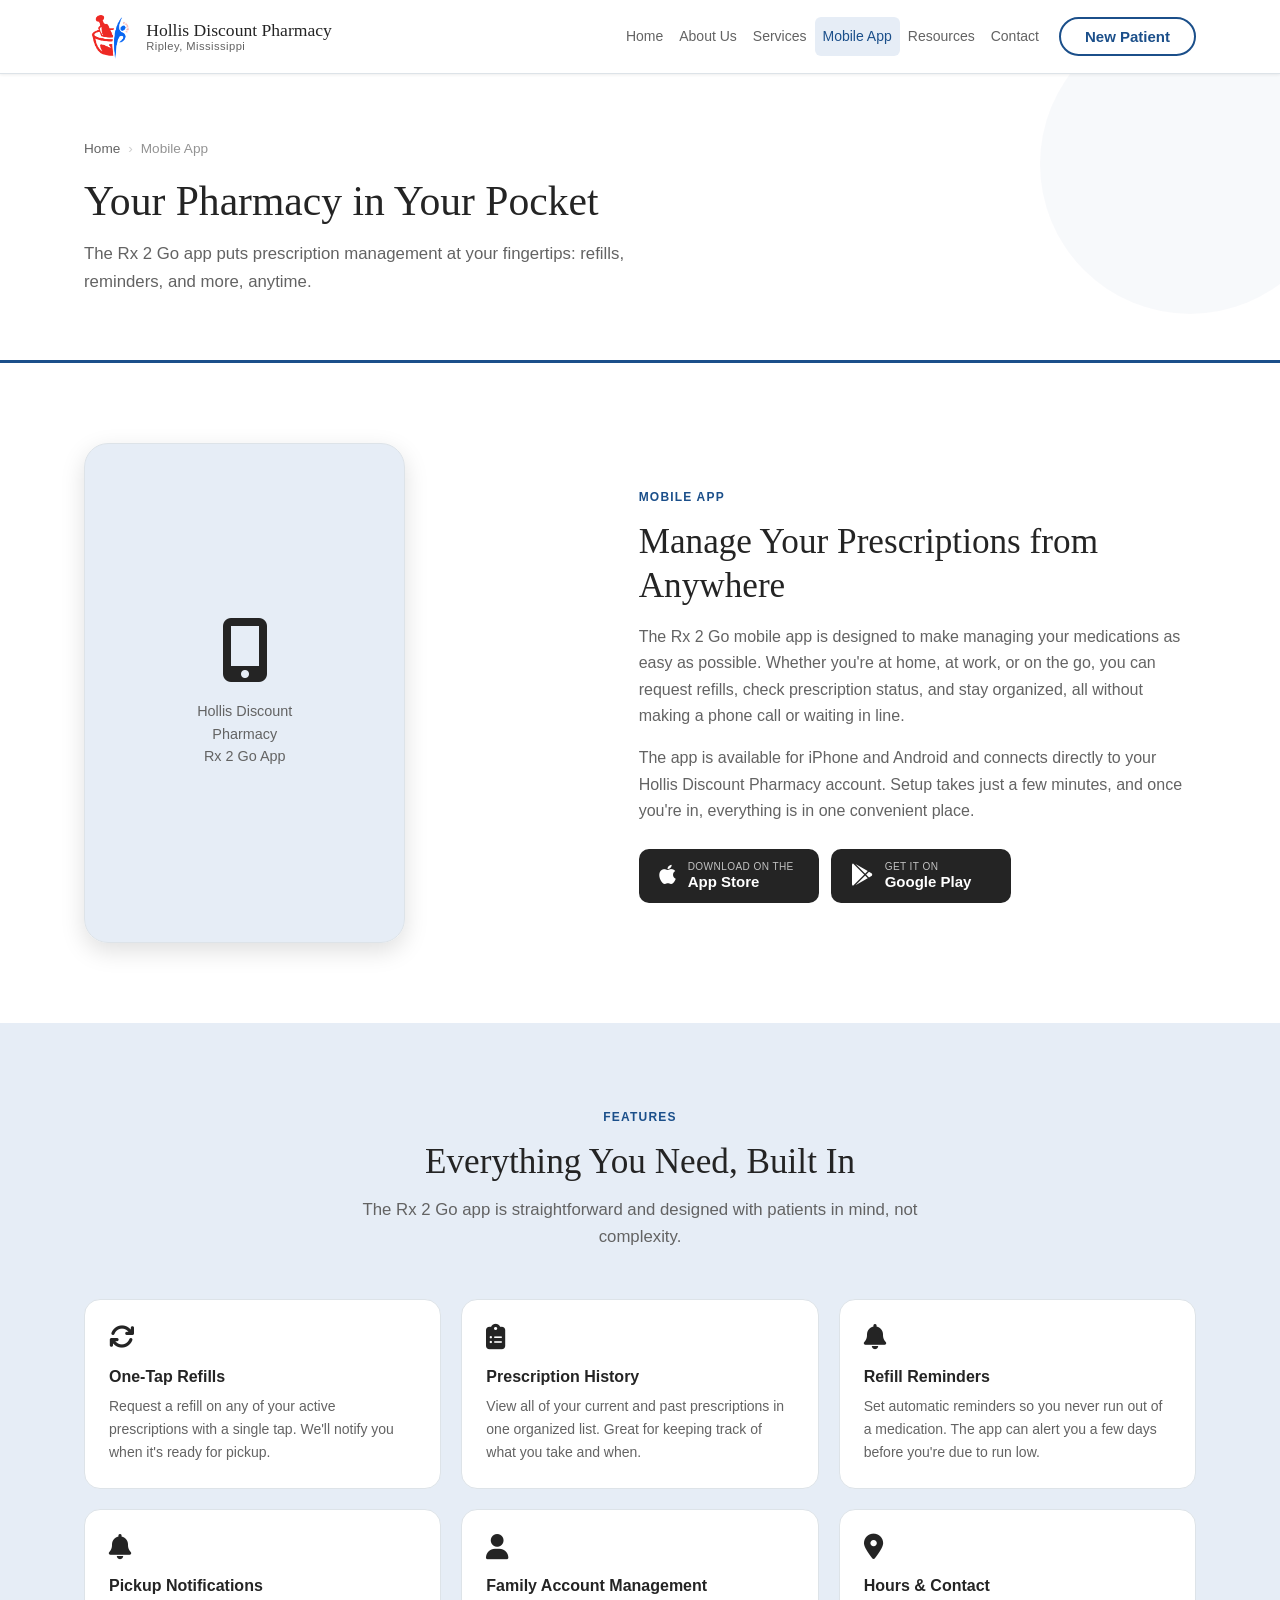
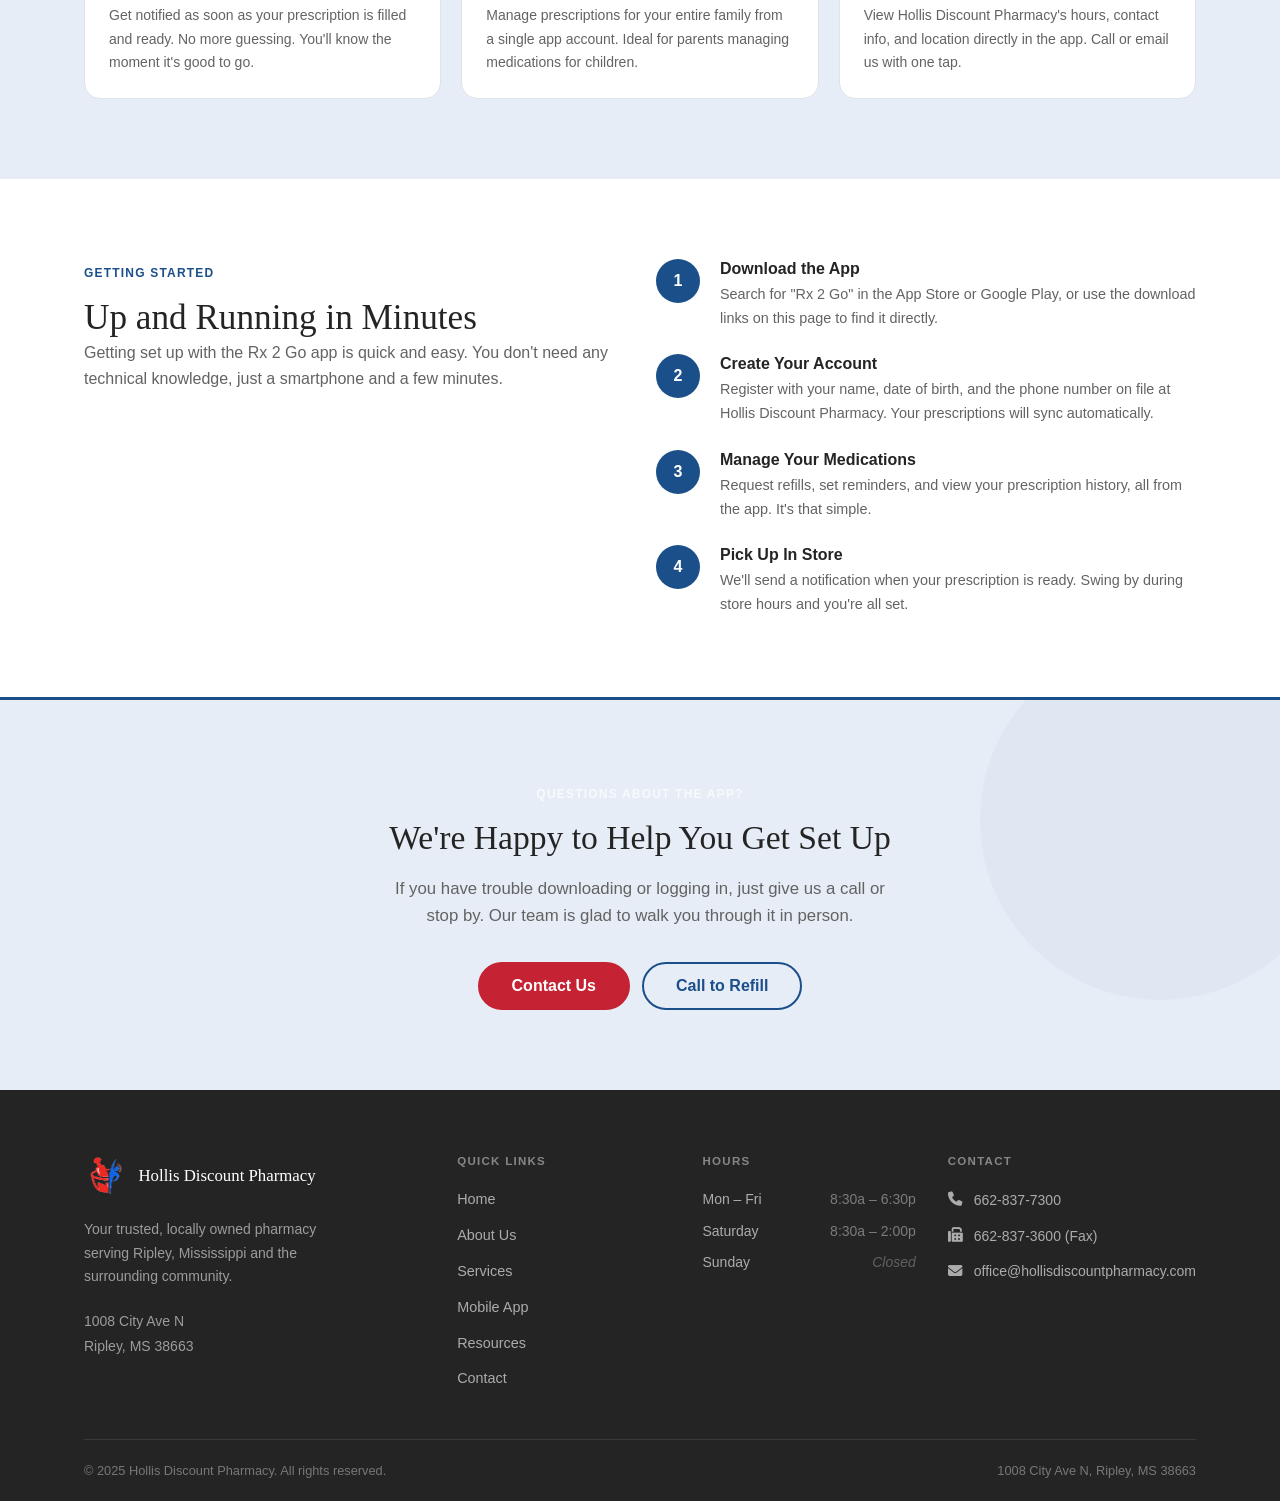
<file: mobile-app.html>
<!DOCTYPE html>
<html lang="en">
<head>
  <meta charset="UTF-8" />
  <meta name="viewport" content="width=device-width, initial-scale=1.0" />
  <meta name="description" content="Manage your prescriptions on the go with the Rx 2 Go mobile app for Hollis Discount Pharmacy. Request refills, view your history, and set reminders, available on iOS and Android." />
  <title>Mobile App | Hollis Discount Pharmacy</title>
  <link rel="stylesheet" href="styles.css" />
  <link rel="stylesheet" href="https://cdnjs.cloudflare.com/ajax/libs/font-awesome/6.5.1/css/all.min.css" />
</head>
<body>

  <!-- ============================================================
       SITE HEADER
       ============================================================ -->
  <header class="site-header">
    <div class="container header-inner">

      <a href="index.html" class="logo" aria-label="Hollis Discount Pharmacy Home">
        <img src="assets/pharmacy-logo.png" alt="" class="logo-mark" />
        <div class="logo-text">
          <span class="logo-name">Hollis Discount Pharmacy</span>
          <span class="logo-tagline">Ripley, Mississippi</span>
        </div>
      </a>

      <nav class="main-nav" id="main-nav" aria-label="Main navigation">
        <ul class="nav-list">
          <li><a href="index.html">Home</a></li>
          <li><a href="about.html">About Us</a></li>
          <li><a href="services.html">Services</a></li>
          <li><a href="mobile-app.html">Mobile App</a></li>
          <li><a href="resources.html">Resources</a></li>
          <li><a href="contact.html">Contact</a></li>
        </ul>
        <div class="nav-mobile-actions">
          <a href="contact.html#new-patient-request" class="btn btn-outline btn-lg">New Patient Sign-Up</a>
        </div>
      </nav>

      <div class="header-actions">
        <a href="contact.html#new-patient-request" class="btn btn-outline">New Patient</a>
      </div>

      <button
        class="mobile-menu-toggle"
        id="mobile-menu-toggle"
        aria-controls="main-nav"
        aria-expanded="false"
        aria-label="Toggle navigation menu"
      >
        <span></span>
        <span></span>
        <span></span>
      </button>

    </div>
  </header>
  <!-- END SITE HEADER -->


  <main>

    <!-- ────────────────────────────────────────────────────────
         PAGE HERO
         ──────────────────────────────────────────────────────── -->
    <section class="page-hero" aria-labelledby="page-title">
      <div class="container page-hero-inner">
        <nav class="breadcrumb" aria-label="Breadcrumb">
          <a href="index.html">Home</a>
          <span class="breadcrumb-sep" aria-hidden="true">›</span>
          <span aria-current="page">Mobile App</span>
        </nav>
        <h1 id="page-title">Your Pharmacy in Your Pocket</h1>
        <p>The Rx 2 Go app puts prescription management at your fingertips: refills, reminders, and more, anytime.</p>
      </div>
    </section>
    <!-- END PAGE HERO -->


    <!-- ────────────────────────────────────────────────────────
         APP INTRO
         ──────────────────────────────────────────────────────── -->
    <section class="section section--white" aria-labelledby="app-intro-heading">
      <div class="container">
        <div class="app-intro-grid">

          <!-- Visual placeholder for app screenshot or mockup -->
          <div class="app-visual" aria-hidden="true">
            <div class="app-visual-icon"><i class="fa-solid fa-mobile-screen-button"></i></div>
            <p class="app-visual-label">Hollis Discount Pharmacy<br>Rx 2 Go App</p>
          </div>

          <div class="app-intro-text">
            <span class="section-label">Mobile App</span>
            <h2 id="app-intro-heading">Manage Your Prescriptions from Anywhere</h2>
            <p>
              The Rx 2 Go mobile app is designed to make managing your medications
              as easy as possible. Whether you're at home, at work, or on the go, you can
              request refills, check prescription status, and stay organized, all without
              making a phone call or waiting in line.
            </p>
            <p>
              The app is available for iPhone and Android and connects directly to your
              Hollis Discount Pharmacy account. Setup takes just a few minutes, and once you're
              in, everything is in one convenient place.
            </p>

            <div class="app-store-buttons">
              <a href="https://itunes.apple.com/us/app/rx-2-go/id432194914?ls=1&mt=8" class="app-store-btn" aria-label="Download on the App Store">
                <span class="app-store-btn-icon" aria-hidden="true"><i class="fa-brands fa-apple"></i></span>
                <div class="app-store-btn-text">
                  <small>Download on the</small>
                  <strong>App Store</strong>
                </div>
              </a>

              <a href="https://play.google.com/store/apps/details?id=net.winrx.rx_2_go" class="app-store-btn" aria-label="Get it on Google Play">
                <span class="app-store-btn-icon" aria-hidden="true"><i class="fa-brands fa-google-play"></i></span>
                <div class="app-store-btn-text">
                  <small>Get it on</small>
                  <strong>Google Play</strong>
                </div>
              </a>
            </div>
          </div>

        </div>
      </div>
    </section>
    <!-- END APP INTRO -->


    <!-- ────────────────────────────────────────────────────────
         APP FEATURES
         ──────────────────────────────────────────────────────── -->
    <section class="section section--alt" aria-labelledby="features-heading">
      <div class="container">
        <div class="section-header section-header--center">
          <span class="section-label">Features</span>
          <h2 id="features-heading">Everything You Need, Built In</h2>
          <p>The Rx 2 Go app is straightforward and designed with patients in mind, not complexity.</p>
        </div>

        <div class="app-features-grid">

          <div class="app-feature-item">
            <span class="app-feature-icon" aria-hidden="true"><i class="fa-solid fa-arrows-rotate"></i></span>
            <h4>One-Tap Refills</h4>
            <p>
              Request a refill on any of your active prescriptions with a single tap.
              We'll notify you when it's ready for pickup.
            </p>
          </div>

          <div class="app-feature-item">
            <span class="app-feature-icon" aria-hidden="true"><i class="fa-solid fa-clipboard-list"></i></span>
            <h4>Prescription History</h4>
            <p>
              View all of your current and past prescriptions in one organized list.
              Great for keeping track of what you take and when.
            </p>
          </div>

          <div class="app-feature-item">
            <span class="app-feature-icon" aria-hidden="true"><i class="fa-solid fa-bell"></i></span>
            <h4>Refill Reminders</h4>
            <p>
              Set automatic reminders so you never run out of a medication. The app
              can alert you a few days before you're due to run low.
            </p>
          </div>

          <div class="app-feature-item">
            <span class="app-feature-icon" aria-hidden="true"><i class="fa-solid fa-bell"></i></span>
            <h4>Pickup Notifications</h4>
            <p>
              Get notified as soon as your prescription is filled and ready.
              No more guessing. You'll know the moment it's good to go.
            </p>
          </div>

          <div class="app-feature-item">
            <span class="app-feature-icon" aria-hidden="true"><i class="fa-solid fa-user"></i></span>
            <h4>Family Account Management</h4>
            <p>
              Manage prescriptions for your entire family from a single app account.
              Ideal for parents managing medications for children.
            </p>
          </div>

          <div class="app-feature-item">
            <span class="app-feature-icon" aria-hidden="true"><i class="fa-solid fa-location-dot"></i></span>
            <h4>Hours &amp; Contact</h4>
            <p>
              View Hollis Discount Pharmacy's hours, contact info, and location directly in
              the app. Call or email us with one tap.
            </p>
          </div>

        </div>
      </div>
    </section>
    <!-- END APP FEATURES -->


    <!-- ────────────────────────────────────────────────────────
         HOW IT WORKS
         ──────────────────────────────────────────────────────── -->
    <section class="section section--white" aria-labelledby="how-heading">
      <div class="container">
        <div class="grid-2">

          <div>
            <span class="section-label">Getting Started</span>
            <h2 id="how-heading">Up and Running in Minutes</h2>
            <p>
              Getting set up with the Rx 2 Go app is quick and easy. You don't
              need any technical knowledge, just a smartphone and a few minutes.
            </p>
          </div>

          <div class="how-it-works" aria-label="Steps to get started with the app">

            <div class="how-step">
              <div class="how-step-num" aria-label="Step 1">1</div>
              <div class="how-step-body">
                <h4>Download the App</h4>
                <p>
                  Search for "Rx 2 Go" in the App Store or Google Play, or use
                  the download links on this page to find it directly.
                </p>
              </div>
            </div>

            <div class="how-step">
              <div class="how-step-num" aria-label="Step 2">2</div>
              <div class="how-step-body">
                <h4>Create Your Account</h4>
                <p>
                  Register with your name, date of birth, and the phone number on file
                  at Hollis Discount Pharmacy. Your prescriptions will sync automatically.
                </p>
              </div>
            </div>

            <div class="how-step">
              <div class="how-step-num" aria-label="Step 3">3</div>
              <div class="how-step-body">
                <h4>Manage Your Medications</h4>
                <p>
                  Request refills, set reminders, and view your prescription history,
                  all from the app. It's that simple.
                </p>
              </div>
            </div>

            <div class="how-step">
              <div class="how-step-num" aria-label="Step 4">4</div>
              <div class="how-step-body">
                <h4>Pick Up In Store</h4>
                <p>
                  We'll send a notification when your prescription is ready. Swing by
                  during store hours and you're all set.
                </p>
              </div>
            </div>

          </div>

        </div>
      </div>
    </section>
    <!-- END HOW IT WORKS -->


    <!-- ────────────────────────────────────────────────────────
         CTA STRIP
         ──────────────────────────────────────────────────────── -->
    <section class="cta-strip" aria-labelledby="app-cta-heading">
      <div class="container">
        <span class="section-label section-label--light">Questions About the App?</span>
        <h2 id="app-cta-heading">We're Happy to Help You Get Set Up</h2>
        <p>
          If you have trouble downloading or logging in, just give us a call or stop by.
          Our team is glad to walk you through it in person.
        </p>
        <div class="btn-group">
          <a href="contact.html" class="btn btn-accent btn-lg">Contact Us</a>
          <a href="tel:6628377300" class="btn btn-outline btn-lg">Call to Refill</a>
        </div>
      </div>
    </section>
    <!-- END CTA STRIP -->

  </main>


  <!-- ============================================================
       SITE FOOTER
       ============================================================ -->
  <footer class="site-footer" aria-label="Site footer">
    <div class="container">
      <div class="footer-grid">

        <div class="footer-col">
          <a href="index.html" class="footer-logo" aria-label="Hollis Discount Pharmacy Home">
            <img src="assets/pharmacy-logo.png" alt="" class="footer-logo-mark" />
            <span class="footer-logo-name">Hollis Discount Pharmacy</span>
          </a>
          <p class="footer-tagline">
            Your trusted, locally owned pharmacy serving Ripley, Mississippi
            and the surrounding community.
          </p>
          <address class="footer-address">
            1008 City Ave N<br>
            Ripley, MS 38663
          </address>
        </div>

        <div class="footer-col">
          <h4>Quick Links</h4>
          <nav class="footer-links" aria-label="Footer navigation">
            <a href="index.html">Home</a>
            <a href="about.html">About Us</a>
            <a href="services.html">Services</a>
            <a href="mobile-app.html">Mobile App</a>
            <a href="resources.html">Resources</a>
            <a href="contact.html">Contact</a>
          </nav>
        </div>

        <div class="footer-col">
          <h4>Hours</h4>
          <div class="footer-hours">
            <div class="footer-hours-row">
              <span>Mon – Fri</span>
              <span>8:30a – 6:30p</span>
            </div>
            <div class="footer-hours-row">
              <span>Saturday</span>
              <span>8:30a – 2:00p</span>
            </div>
            <div class="footer-hours-row">
              <span>Sunday</span>
              <span class="closed">Closed</span>
            </div>
          </div>
        </div>

        <div class="footer-col">
          <h4>Contact</h4>
          <div class="footer-contact-links">
            <a href="tel:6628377300" class="footer-contact-link">
              <span aria-hidden="true"><i class="fa-solid fa-phone"></i></span> 662-837-7300
            </a>
            <a href="tel:6628373600" class="footer-contact-link">
              <span aria-hidden="true"><i class="fa-solid fa-fax"></i></span> 662-837-3600 (Fax)
            </a>
            <a href="mailto:office@hollisdiscountpharmacy.com" class="footer-contact-link">
              <span aria-hidden="true"><i class="fa-solid fa-envelope"></i></span> office@hollisdiscountpharmacy.com
            </a>
          </div>
        </div>

      </div>

      <div class="footer-bottom">
        <span>&copy; 2025 Hollis Discount Pharmacy. All rights reserved.</span>
        <span>1008 City Ave N, Ripley, MS 38663</span>
      </div>
    </div>
  </footer>
  <!-- END SITE FOOTER -->


  <script src="script.js"></script>
</body>
</html>
</file>
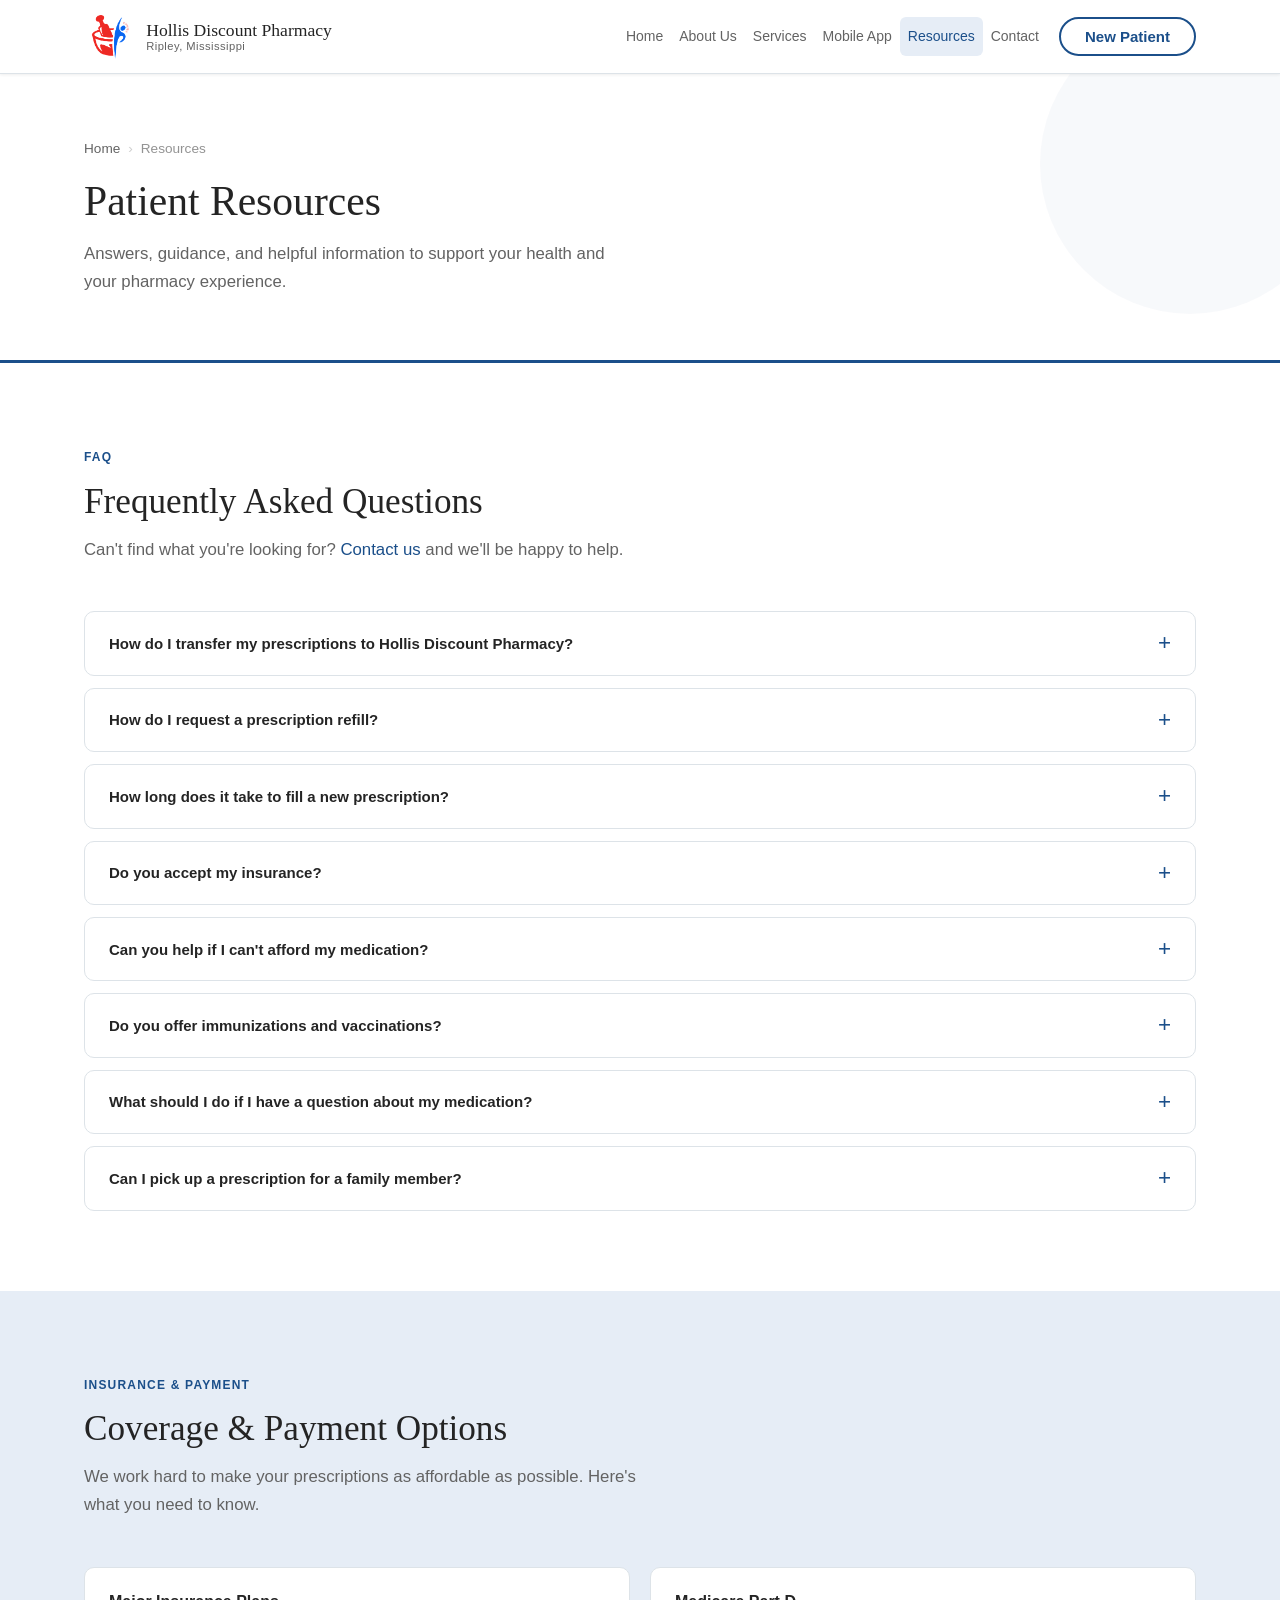
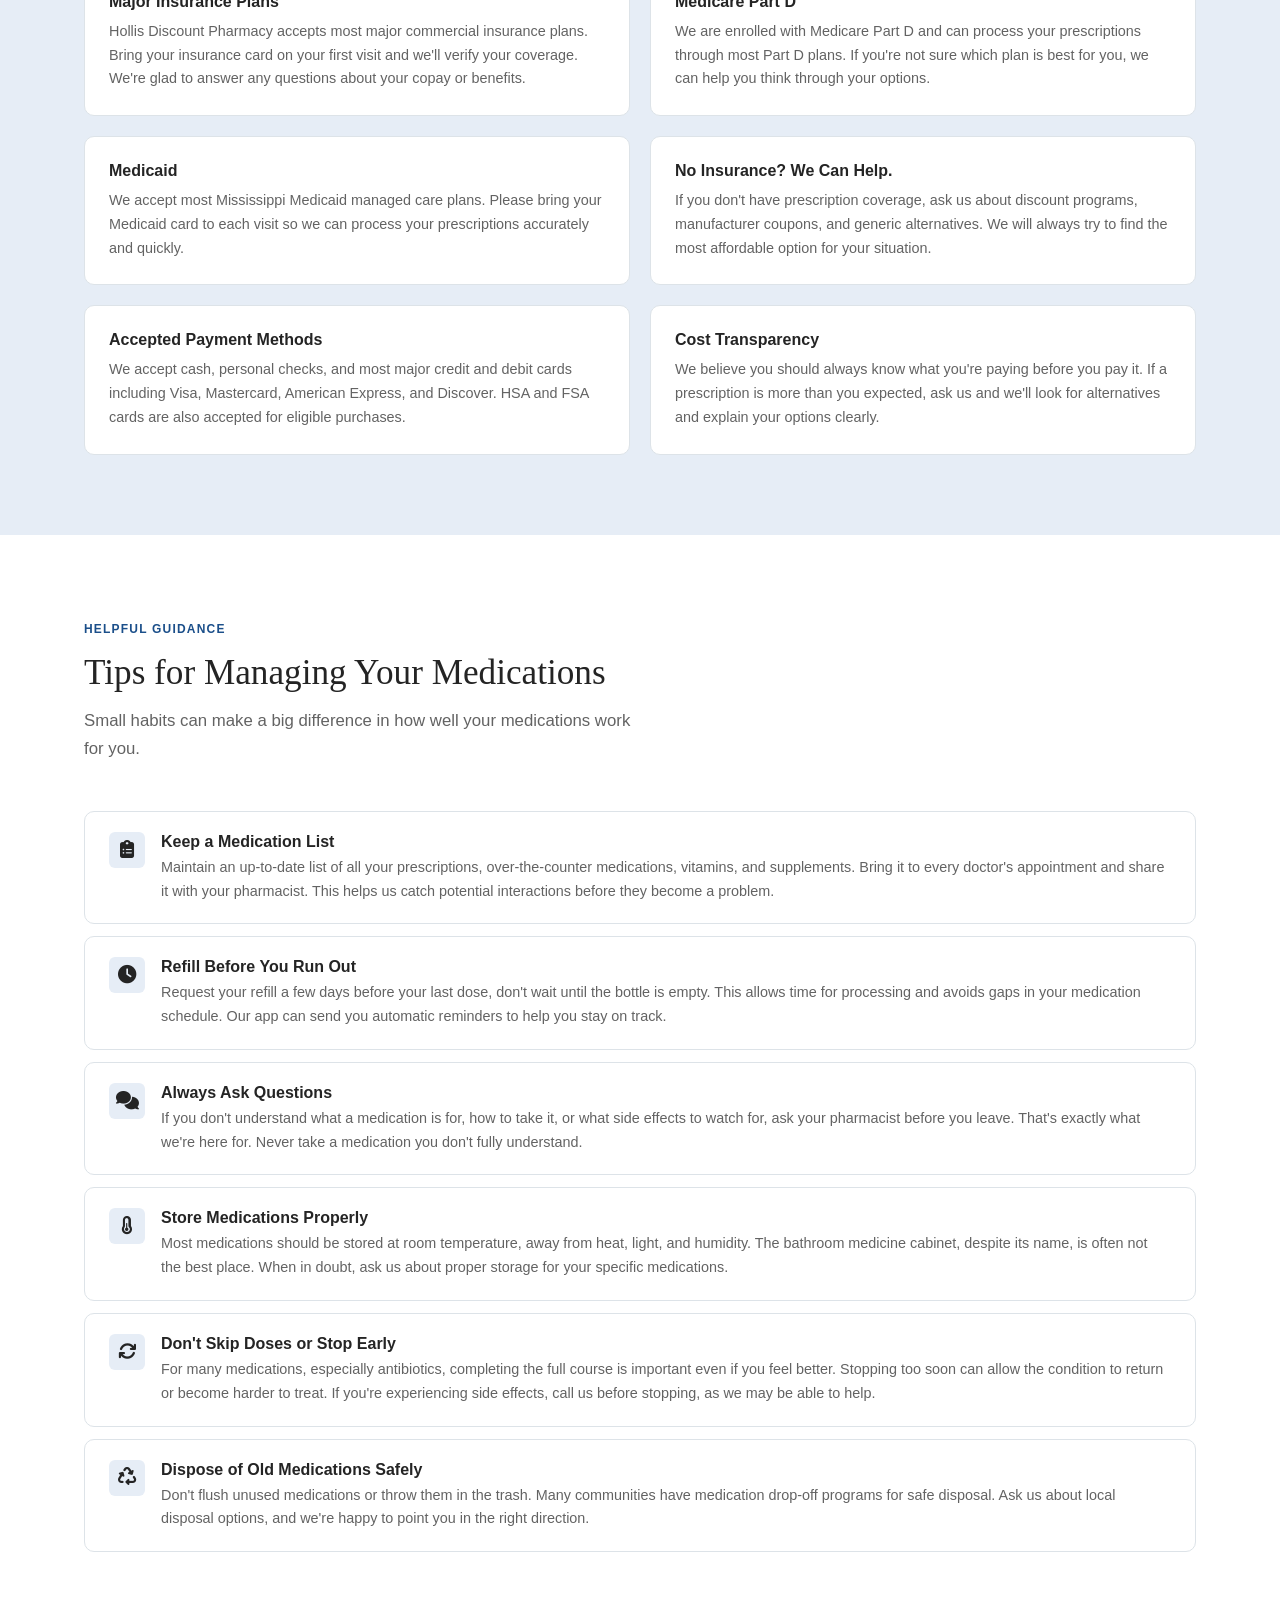
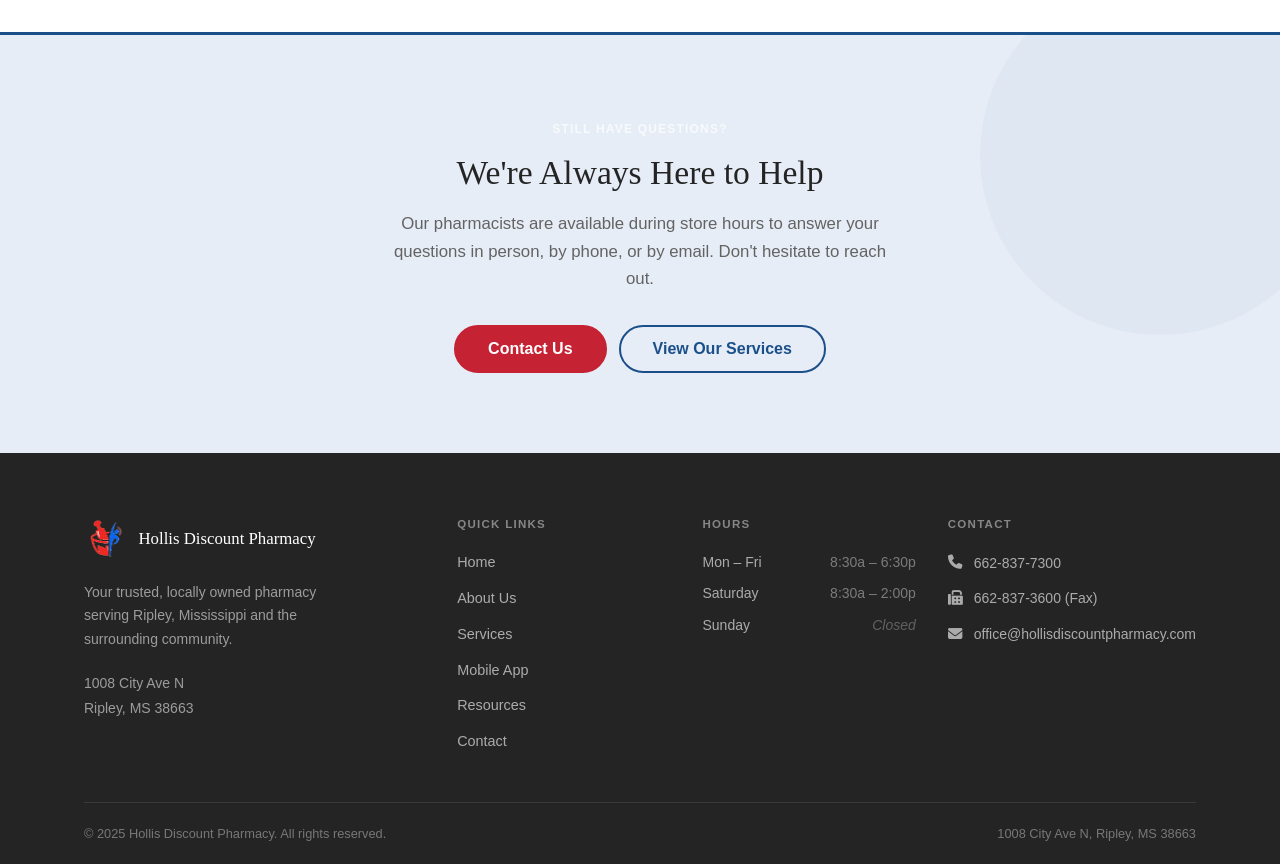
<file: resources.html>
<!DOCTYPE html>
<html lang="en">
<head>
  <meta charset="UTF-8" />
  <meta name="viewport" content="width=device-width, initial-scale=1.0" />
  <meta name="description" content="Patient resources from Hollis Discount Pharmacy in Ripley, MS, including frequently asked questions, insurance information, and helpful pharmacy tips." />
  <title>Resources | Hollis Discount Pharmacy</title>
  <link rel="stylesheet" href="styles.css" />
  <link rel="stylesheet" href="https://cdnjs.cloudflare.com/ajax/libs/font-awesome/6.5.1/css/all.min.css" />
</head>
<body>

  <!-- ============================================================
       SITE HEADER
       ============================================================ -->
  <header class="site-header">
    <div class="container header-inner">

      <a href="index.html" class="logo" aria-label="Hollis Discount Pharmacy Home">
        <img src="assets/pharmacy-logo.png" alt="" class="logo-mark" />
        <div class="logo-text">
          <span class="logo-name">Hollis Discount Pharmacy</span>
          <span class="logo-tagline">Ripley, Mississippi</span>
        </div>
      </a>

      <nav class="main-nav" id="main-nav" aria-label="Main navigation">
        <ul class="nav-list">
          <li><a href="index.html">Home</a></li>
          <li><a href="about.html">About Us</a></li>
          <li><a href="services.html">Services</a></li>
          <li><a href="mobile-app.html">Mobile App</a></li>
          <li><a href="resources.html">Resources</a></li>
          <li><a href="contact.html">Contact</a></li>
        </ul>
        <div class="nav-mobile-actions">
          <a href="contact.html#new-patient-request" class="btn btn-outline btn-lg">New Patient Sign-Up</a>
        </div>
      </nav>

      <div class="header-actions">
        <a href="contact.html#new-patient-request" class="btn btn-outline">New Patient</a>
      </div>

      <button
        class="mobile-menu-toggle"
        id="mobile-menu-toggle"
        aria-controls="main-nav"
        aria-expanded="false"
        aria-label="Toggle navigation menu"
      >
        <span></span>
        <span></span>
        <span></span>
      </button>

    </div>
  </header>
  <!-- END SITE HEADER -->


  <main>

    <!-- ────────────────────────────────────────────────────────
         PAGE HERO
         ──────────────────────────────────────────────────────── -->
    <section class="page-hero" aria-labelledby="page-title">
      <div class="container page-hero-inner">
        <nav class="breadcrumb" aria-label="Breadcrumb">
          <a href="index.html">Home</a>
          <span class="breadcrumb-sep" aria-hidden="true">›</span>
          <span aria-current="page">Resources</span>
        </nav>
        <h1 id="page-title">Patient Resources</h1>
        <p>Answers, guidance, and helpful information to support your health and your pharmacy experience.</p>
      </div>
    </section>
    <!-- END PAGE HERO -->


    <!-- ────────────────────────────────────────────────────────
         FREQUENTLY ASKED QUESTIONS
         ──────────────────────────────────────────────────────── -->
    <section class="section section--white" aria-labelledby="faq-heading">
      <div class="container">
        <div class="section-header">
          <span class="section-label">FAQ</span>
          <h2 id="faq-heading">Frequently Asked Questions</h2>
          <p>Can't find what you're looking for? <a href="contact.html">Contact us</a> and we'll be happy to help.</p>
        </div>

        <div class="faq-list" role="list">

          <div class="faq-item" role="listitem">
            <button class="faq-question" aria-expanded="false">
              How do I transfer my prescriptions to Hollis Discount Pharmacy?
              <span class="faq-toggle" aria-hidden="true">+</span>
            </button>
            <div class="faq-answer">
              Transferring is easy and free. Just bring in your current prescription bottles
              or the name and phone number of your previous pharmacy. Our team will contact
              them directly and handle all the details. In most cases, your prescriptions
              will be ready the same day. You can also call us at 662-837-7300 and we'll
              walk you through it over the phone.
            </div>
          </div>

          <div class="faq-item" role="listitem">
            <button class="faq-question" aria-expanded="false">
              How do I request a prescription refill?
              <span class="faq-toggle" aria-hidden="true">+</span>
            </button>
            <div class="faq-answer">
              You can request a refill in several ways: through our mobile app, by calling us
              at 662-837-7300, or by stopping in during store hours. For ongoing maintenance
              medications, ask us about setting up automatic refill reminders so you're always
              stocked up before you run out.
            </div>
          </div>

          <div class="faq-item" role="listitem">
            <button class="faq-question" aria-expanded="false">
              How long does it take to fill a new prescription?
              <span class="faq-toggle" aria-hidden="true">+</span>
            </button>
            <div class="faq-answer">
              Most new prescriptions are filled within 15–30 minutes, depending on our current
              volume. If we anticipate any delay, for example, if we need to order a specific
              medication, we'll let you know right away so you can plan accordingly. We always
              aim to have your prescription ready as quickly as possible without compromising
              accuracy.
            </div>
          </div>

          <div class="faq-item" role="listitem">
            <button class="faq-question" aria-expanded="false">
              Do you accept my insurance?
              <span class="faq-toggle" aria-hidden="true">+</span>
            </button>
            <div class="faq-answer">
              We work with most major insurance plans, including commercial insurance, Medicare
              Part D, and Medicaid. If you're unsure whether your plan is accepted, give us a
              call at 662-837-7300 before you come in and we'll verify for you. We're also glad
              to help you understand your copay and any coverage questions you may have.
            </div>
          </div>

          <div class="faq-item" role="listitem">
            <button class="faq-question" aria-expanded="false">
              Can you help if I can't afford my medication?
              <span class="faq-toggle" aria-hidden="true">+</span>
            </button>
            <div class="faq-answer">
              Absolutely. We understand that prescription costs can be a real concern. Our team
              can check for manufacturer discount programs, patient assistance programs, and
              generic alternatives that may significantly reduce your out-of-pocket cost. Don't
              hesitate to ask. We'd rather find you a solution than have you go without
              important medication.
            </div>
          </div>

          <div class="faq-item" role="listitem">
            <button class="faq-question" aria-expanded="false">
              Do you offer immunizations and vaccinations?
              <span class="faq-toggle" aria-hidden="true">+</span>
            </button>
            <div class="faq-answer">
              Yes. We administer a range of vaccines including flu shots, pneumonia vaccines,
              shingles vaccines, and more. Most vaccinations do not require an appointment.
              You can stop in during regular store hours. We recommend calling ahead at
              662-837-7300 to confirm current availability and to check whether your insurance
              covers the vaccination at a pharmacy.
            </div>
          </div>

          <div class="faq-item" role="listitem">
            <button class="faq-question" aria-expanded="false">
              What should I do if I have a question about my medication?
              <span class="faq-toggle" aria-hidden="true">+</span>
            </button>
            <div class="faq-answer">
              Call us, come in, or send us an email. Our pharmacists are always available to
              answer questions about dosing, side effects, interactions, or anything else on
              your mind. No question is too small. Understanding your medication is important
              for your safety and peace of mind.
            </div>
          </div>

          <div class="faq-item" role="listitem">
            <button class="faq-question" aria-expanded="false">
              Can I pick up a prescription for a family member?
              <span class="faq-toggle" aria-hidden="true">+</span>
            </button>
            <div class="faq-answer">
              In most cases, yes. You may pick up a prescription on behalf of a family member
              or caregiver. You'll need to provide their name, date of birth, and the address
              on file. For controlled substances, there may be additional requirements. If
              you're unsure, give us a call before coming in and we'll let you know what to
              bring.
            </div>
          </div>

        </div>
      </div>
    </section>
    <!-- END FAQ -->


    <!-- ────────────────────────────────────────────────────────
         INSURANCE & PAYMENT
         ──────────────────────────────────────────────────────── -->
    <section class="section section--alt" aria-labelledby="insurance-heading">
      <div class="container">
        <div class="section-header">
          <span class="section-label">Insurance &amp; Payment</span>
          <h2 id="insurance-heading">Coverage &amp; Payment Options</h2>
          <p>We work hard to make your prescriptions as affordable as possible. Here's what you need to know.</p>
        </div>

        <div class="insurance-grid">

          <div class="insurance-item">
            <h4>Major Insurance Plans</h4>
            <p>
              Hollis Discount Pharmacy accepts most major commercial insurance plans. Bring your
              insurance card on your first visit and we'll verify your coverage. We're glad
              to answer any questions about your copay or benefits.
            </p>
          </div>

          <div class="insurance-item">
            <h4>Medicare Part D</h4>
            <p>
              We are enrolled with Medicare Part D and can process your prescriptions
              through most Part D plans. If you're not sure which plan is best for you,
              we can help you think through your options.
            </p>
          </div>

          <div class="insurance-item">
            <h4>Medicaid</h4>
            <p>
              We accept most Mississippi Medicaid managed care plans. Please
              bring your Medicaid card to each visit so we can process your prescriptions
              accurately and quickly.
            </p>
          </div>

          <div class="insurance-item">
            <h4>No Insurance? We Can Help.</h4>
            <p>
              If you don't have prescription coverage, ask us about discount programs,
              manufacturer coupons, and generic alternatives. We will always try to find
              the most affordable option for your situation.
            </p>
          </div>

          <div class="insurance-item">
            <h4>Accepted Payment Methods</h4>
            <p>
              We accept cash, personal checks, and most major credit and debit cards
              including Visa, Mastercard, American Express, and Discover. HSA and FSA
              cards are also accepted for eligible purchases.
            </p>
          </div>

          <div class="insurance-item">
            <h4>Cost Transparency</h4>
            <p>
              We believe you should always know what you're paying before you pay it.
              If a prescription is more than you expected, ask us and we'll look for
              alternatives and explain your options clearly.
            </p>
          </div>

        </div>
      </div>
    </section>
    <!-- END INSURANCE & PAYMENT -->


    <!-- ────────────────────────────────────────────────────────
         HELPFUL TIPS
         ──────────────────────────────────────────────────────── -->
    <section class="section section--white" aria-labelledby="tips-heading">
      <div class="container">
        <div class="section-header">
          <span class="section-label">Helpful Guidance</span>
          <h2 id="tips-heading">Tips for Managing Your Medications</h2>
          <p>Small habits can make a big difference in how well your medications work for you.</p>
        </div>

        <div class="tips-list">

          <div class="tip-item">
            <div class="tip-icon" aria-hidden="true"><i class="fa-solid fa-clipboard-list"></i></div>
            <div>
              <h4>Keep a Medication List</h4>
              <p>
                Maintain an up-to-date list of all your prescriptions, over-the-counter
                medications, vitamins, and supplements. Bring it to every doctor's appointment
                and share it with your pharmacist. This helps us catch potential interactions
                before they become a problem.
              </p>
            </div>
          </div>

          <div class="tip-item">
            <div class="tip-icon" aria-hidden="true"><i class="fa-solid fa-clock"></i></div>
            <div>
              <h4>Refill Before You Run Out</h4>
              <p>
                Request your refill a few days before your last dose, don't wait until
                the bottle is empty. This allows time for processing and avoids gaps in
                your medication schedule. Our app can send you automatic reminders to help
                you stay on track.
              </p>
            </div>
          </div>

          <div class="tip-item">
            <div class="tip-icon" aria-hidden="true"><i class="fa-solid fa-comments"></i></div>
            <div>
              <h4>Always Ask Questions</h4>
              <p>
                If you don't understand what a medication is for, how to take it, or what
                side effects to watch for, ask your pharmacist before you leave. That's
                exactly what we're here for. Never take a medication you don't fully
                understand.
              </p>
            </div>
          </div>

          <div class="tip-item">
            <div class="tip-icon" aria-hidden="true"><i class="fa-solid fa-temperature-half"></i></div>
            <div>
              <h4>Store Medications Properly</h4>
              <p>
                Most medications should be stored at room temperature, away from heat,
                light, and humidity. The bathroom medicine cabinet, despite its name,
                is often not the best place. When in doubt, ask us about proper storage
                for your specific medications.
              </p>
            </div>
          </div>

          <div class="tip-item">
            <div class="tip-icon" aria-hidden="true"><i class="fa-solid fa-arrows-rotate"></i></div>
            <div>
              <h4>Don't Skip Doses or Stop Early</h4>
              <p>
                For many medications, especially antibiotics, completing the full course
                is important even if you feel better. Stopping too soon can allow the
                condition to return or become harder to treat. If you're experiencing
                side effects, call us before stopping, as we may be able to help.
              </p>
            </div>
          </div>

          <div class="tip-item">
            <div class="tip-icon" aria-hidden="true"><i class="fa-solid fa-recycle"></i></div>
            <div>
              <h4>Dispose of Old Medications Safely</h4>
              <p>
                Don't flush unused medications or throw them in the trash. Many communities
                have medication drop-off programs for safe disposal. Ask us about local
                disposal options, and we're happy to point you in the right direction.
              </p>
            </div>
          </div>

        </div>
      </div>
    </section>
    <!-- END HELPFUL TIPS -->


    <!-- ────────────────────────────────────────────────────────
         CTA STRIP
         ──────────────────────────────────────────────────────── -->
    <section class="cta-strip" aria-labelledby="resources-cta-heading">
      <div class="container">
        <span class="section-label section-label--light">Still Have Questions?</span>
        <h2 id="resources-cta-heading">We're Always Here to Help</h2>
        <p>
          Our pharmacists are available during store hours to answer your questions
          in person, by phone, or by email. Don't hesitate to reach out.
        </p>
        <div class="btn-group">
          <a href="contact.html" class="btn btn-accent btn-lg">Contact Us</a>
          <a href="services.html" class="btn btn-outline btn-lg">View Our Services</a>
        </div>
      </div>
    </section>
    <!-- END CTA STRIP -->

  </main>


  <!-- ============================================================
       SITE FOOTER
       ============================================================ -->
  <footer class="site-footer" aria-label="Site footer">
    <div class="container">
      <div class="footer-grid">

        <div class="footer-col">
          <a href="index.html" class="footer-logo" aria-label="Hollis Discount Pharmacy Home">
            <img src="assets/pharmacy-logo.png" alt="" class="footer-logo-mark" />
            <span class="footer-logo-name">Hollis Discount Pharmacy</span>
          </a>
          <p class="footer-tagline">
            Your trusted, locally owned pharmacy serving Ripley, Mississippi
            and the surrounding community.
          </p>
          <address class="footer-address">
            1008 City Ave N<br>
            Ripley, MS 38663
          </address>
        </div>

        <div class="footer-col">
          <h4>Quick Links</h4>
          <nav class="footer-links" aria-label="Footer navigation">
            <a href="index.html">Home</a>
            <a href="about.html">About Us</a>
            <a href="services.html">Services</a>
            <a href="mobile-app.html">Mobile App</a>
            <a href="resources.html">Resources</a>
            <a href="contact.html">Contact</a>
          </nav>
        </div>

        <div class="footer-col">
          <h4>Hours</h4>
          <div class="footer-hours">
            <div class="footer-hours-row">
              <span>Mon – Fri</span>
              <span>8:30a – 6:30p</span>
            </div>
            <div class="footer-hours-row">
              <span>Saturday</span>
              <span>8:30a – 2:00p</span>
            </div>
            <div class="footer-hours-row">
              <span>Sunday</span>
              <span class="closed">Closed</span>
            </div>
          </div>
        </div>

        <div class="footer-col">
          <h4>Contact</h4>
          <div class="footer-contact-links">
            <a href="tel:6628377300" class="footer-contact-link">
              <span aria-hidden="true"><i class="fa-solid fa-phone"></i></span> 662-837-7300
            </a>
            <a href="tel:6628373600" class="footer-contact-link">
              <span aria-hidden="true"><i class="fa-solid fa-fax"></i></span> 662-837-3600 (Fax)
            </a>
            <a href="mailto:office@hollisdiscountpharmacy.com" class="footer-contact-link">
              <span aria-hidden="true"><i class="fa-solid fa-envelope"></i></span> office@hollisdiscountpharmacy.com
            </a>
          </div>
        </div>

      </div>

      <div class="footer-bottom">
        <span>&copy; 2025 Hollis Discount Pharmacy. All rights reserved.</span>
        <span>1008 City Ave N, Ripley, MS 38663</span>
      </div>
    </div>
  </footer>
  <!-- END SITE FOOTER -->


  <script src="script.js"></script>
</body>
</html>
</file>
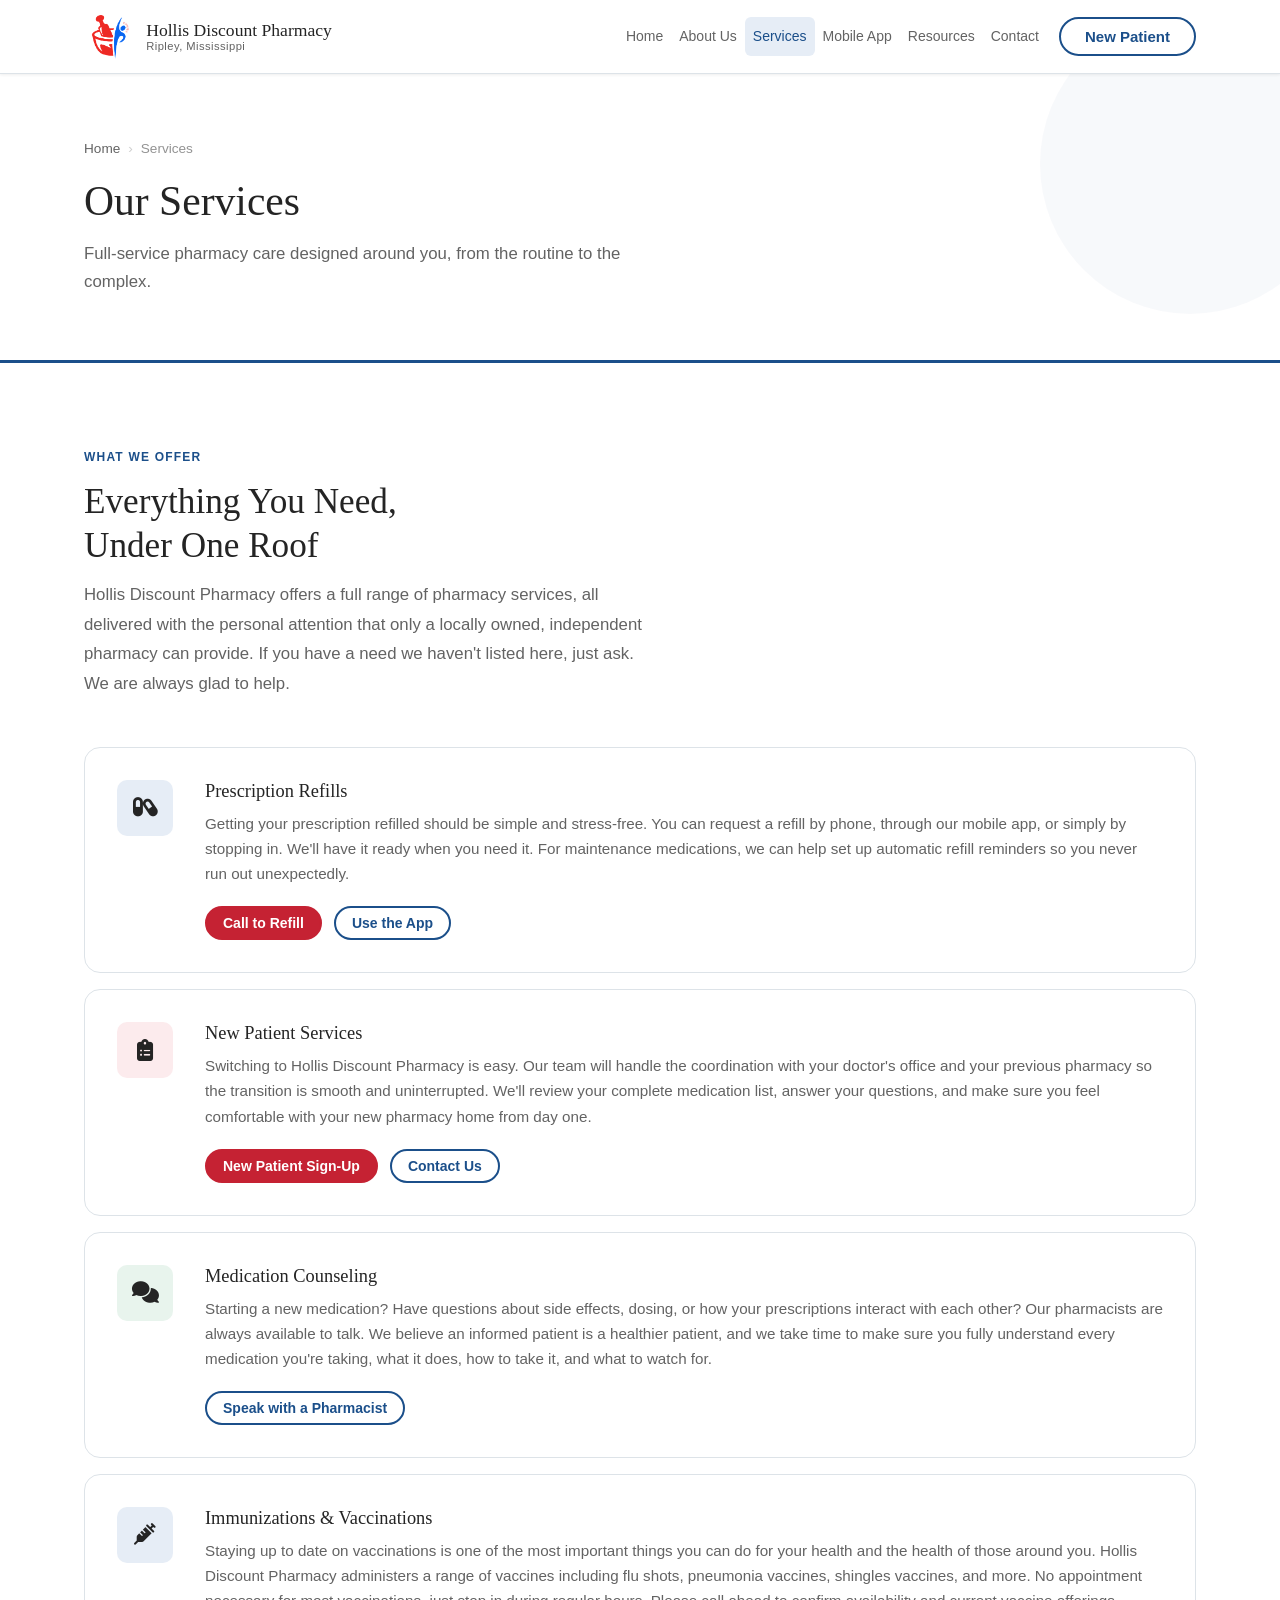
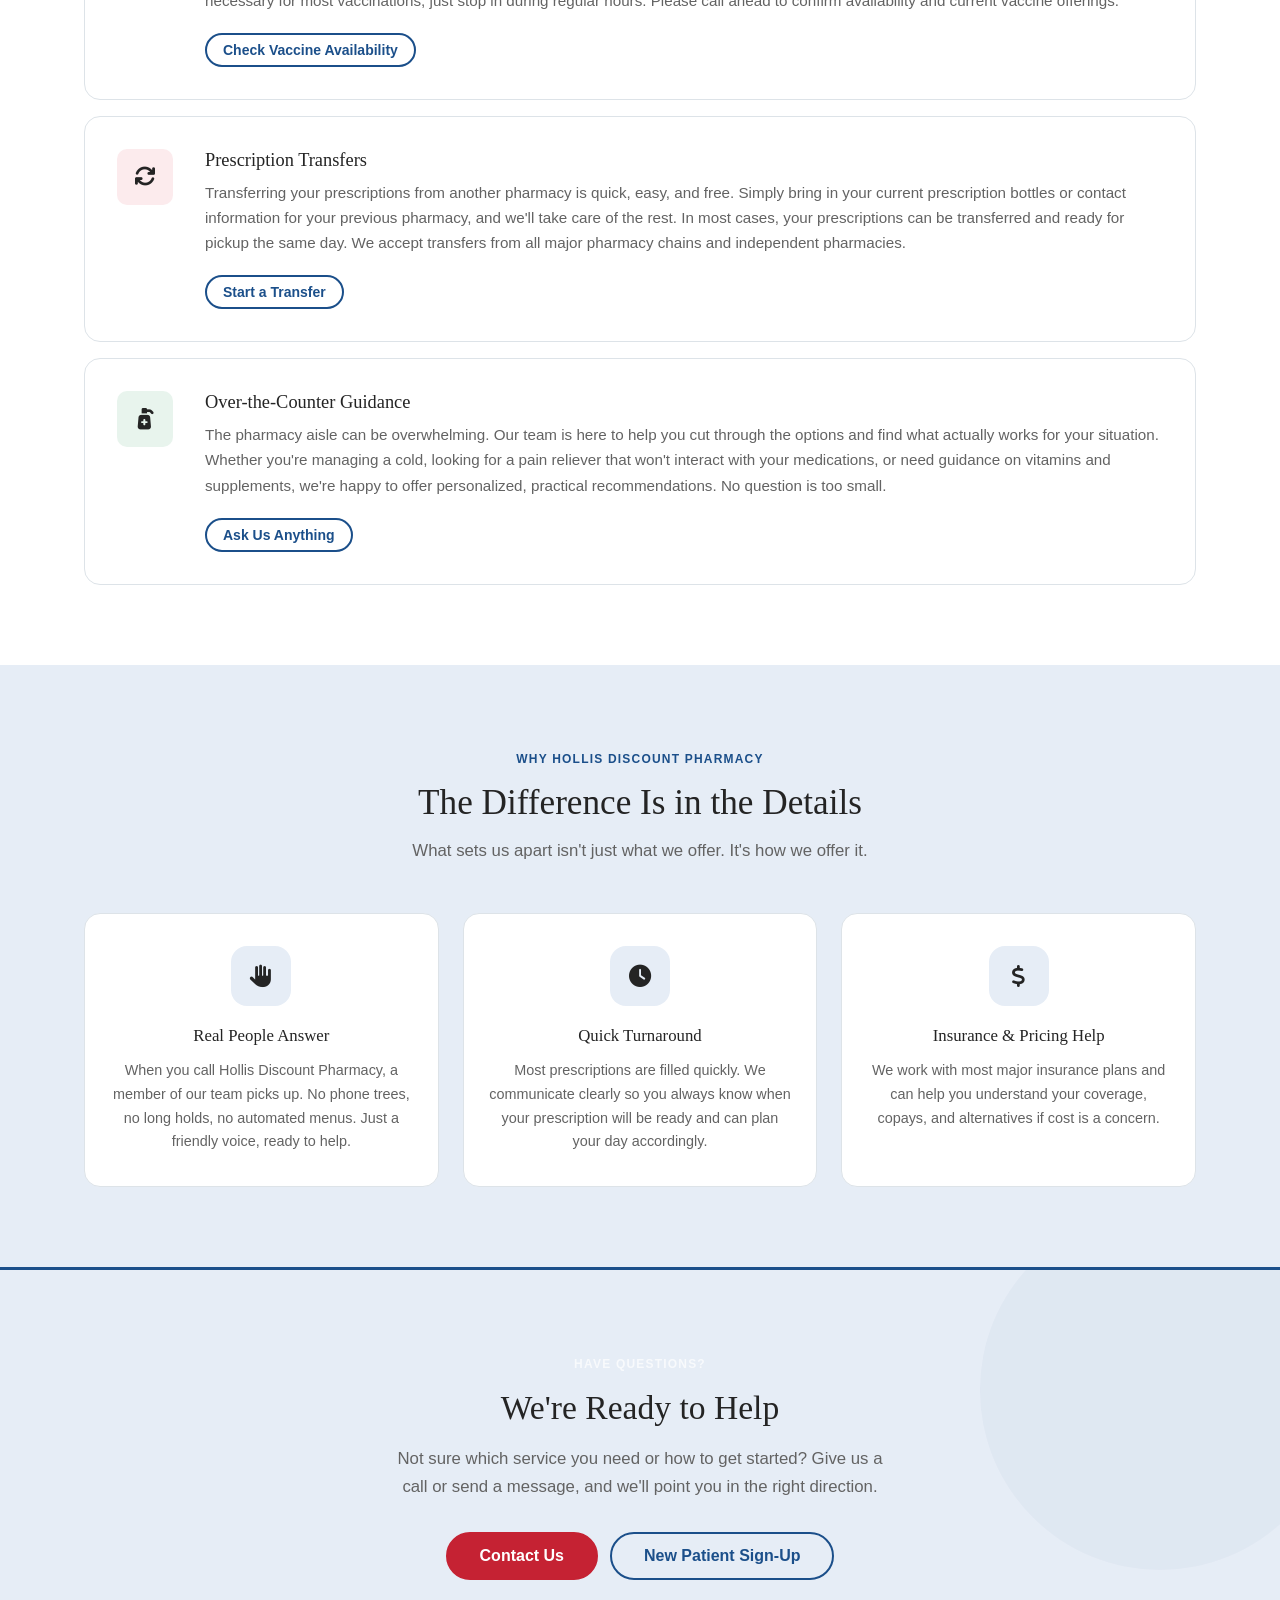
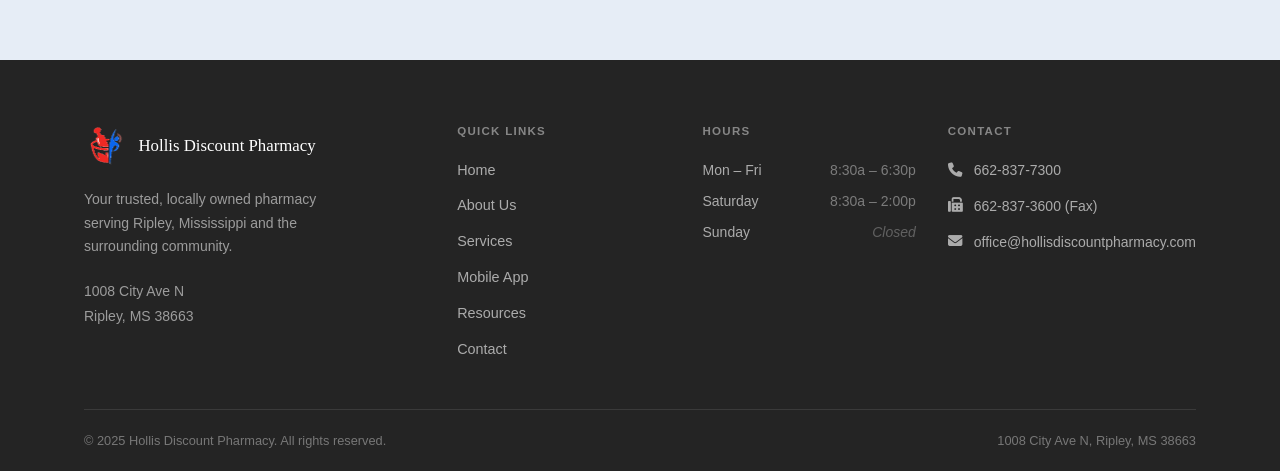
<file: services.html>
<!DOCTYPE html>
<html lang="en">
<head>
  <meta charset="UTF-8" />
  <meta name="viewport" content="width=device-width, initial-scale=1.0" />
  <meta name="description" content="Hollis Discount Pharmacy in Ripley, MS offers prescription refills, medication counseling, immunizations, prescription transfers, and more. Personalized care from a local team." />
  <title>Services | Hollis Discount Pharmacy</title>
  <link rel="stylesheet" href="styles.css" />
  <link rel="stylesheet" href="https://cdnjs.cloudflare.com/ajax/libs/font-awesome/6.5.1/css/all.min.css" />
</head>
<body>

  <!-- ============================================================
       SITE HEADER
       ============================================================ -->
  <header class="site-header">
    <div class="container header-inner">

      <a href="index.html" class="logo" aria-label="Hollis Discount Pharmacy Home">
        <img src="assets/pharmacy-logo.png" alt="" class="logo-mark" />
        <div class="logo-text">
          <span class="logo-name">Hollis Discount Pharmacy</span>
          <span class="logo-tagline">Ripley, Mississippi</span>
        </div>
      </a>

      <nav class="main-nav" id="main-nav" aria-label="Main navigation">
        <ul class="nav-list">
          <li><a href="index.html">Home</a></li>
          <li><a href="about.html">About Us</a></li>
          <li><a href="services.html">Services</a></li>
          <li><a href="mobile-app.html">Mobile App</a></li>
          <li><a href="resources.html">Resources</a></li>
          <li><a href="contact.html">Contact</a></li>
        </ul>
        <div class="nav-mobile-actions">
          <a href="contact.html#new-patient-request" class="btn btn-outline btn-lg">New Patient Sign-Up</a>
        </div>
      </nav>

      <div class="header-actions">
        <a href="contact.html#new-patient-request" class="btn btn-outline">New Patient</a>
      </div>

      <button
        class="mobile-menu-toggle"
        id="mobile-menu-toggle"
        aria-controls="main-nav"
        aria-expanded="false"
        aria-label="Toggle navigation menu"
      >
        <span></span>
        <span></span>
        <span></span>
      </button>

    </div>
  </header>
  <!-- END SITE HEADER -->


  <main>

    <!-- ────────────────────────────────────────────────────────
         PAGE HERO
         ──────────────────────────────────────────────────────── -->
    <section class="page-hero" aria-labelledby="page-title">
      <div class="container page-hero-inner">
        <nav class="breadcrumb" aria-label="Breadcrumb">
          <a href="index.html">Home</a>
          <span class="breadcrumb-sep" aria-hidden="true">›</span>
          <span aria-current="page">Services</span>
        </nav>
        <h1 id="page-title">Our Services</h1>
        <p>Full-service pharmacy care designed around you, from the routine to the complex.</p>
      </div>
    </section>
    <!-- END PAGE HERO -->


    <!-- ────────────────────────────────────────────────────────
         SERVICES INTRO
         ──────────────────────────────────────────────────────── -->
    <section class="section section--white" aria-labelledby="services-intro-heading">
      <div class="container">
        <div class="section-header">
          <span class="section-label">What We Offer</span>
          <h2 id="services-intro-heading">Everything You Need,<br>Under One Roof</h2>
          <p class="content-lead">
            Hollis Discount Pharmacy offers a full range of pharmacy services, all delivered with the
            personal attention that only a locally owned, independent pharmacy can provide.
            If you have a need we haven't listed here, just ask. We are always glad to help.
          </p>
        </div>

        <div class="service-list">

          <!-- Prescription Refills -->
          <article class="service-item" aria-labelledby="svc-refills">
            <div class="service-item-icon" aria-hidden="true"><i class="fa-solid fa-capsules"></i></div>
            <div class="service-item-body">
              <h3 id="svc-refills">Prescription Refills</h3>
              <p>
                Getting your prescription refilled should be simple and stress-free. You can
                request a refill by phone, through our mobile app, or simply by stopping in.
                We'll have it ready when you need it. For maintenance medications, we can help
                set up automatic refill reminders so you never run out unexpectedly.
              </p>
              <div class="btn-group">
                <a href="tel:6628377300" class="btn btn-accent btn-sm">Call to Refill</a>
                <a href="mobile-app.html" class="btn btn-outline btn-sm">Use the App</a>
              </div>
            </div>
          </article>

          <!-- New Patient Services -->
          <article class="service-item" aria-labelledby="svc-new-patients">
            <div class="service-item-icon service-item-icon--accent" aria-hidden="true"><i class="fa-solid fa-clipboard-list"></i></div>
            <div class="service-item-body">
              <h3 id="svc-new-patients">New Patient Services</h3>
              <p>
                Switching to Hollis Discount Pharmacy is easy. Our team will handle the coordination
                with your doctor's office and your previous pharmacy so the transition is
                smooth and uninterrupted. We'll review your complete medication list, answer
                your questions, and make sure you feel comfortable with your new pharmacy home
                from day one.
              </p>
              <div class="btn-group">
                <a href="contact.html#new-patient-request" class="btn btn-accent btn-sm">New Patient Sign-Up</a>
                <a href="contact.html" class="btn btn-outline btn-sm">Contact Us</a>
              </div>
            </div>
          </article>

          <!-- Medication Counseling -->
          <article class="service-item" aria-labelledby="svc-counseling">
            <div class="service-item-icon service-item-icon--green" aria-hidden="true"><i class="fa-solid fa-comments"></i></div>
            <div class="service-item-body">
              <h3 id="svc-counseling">Medication Counseling</h3>
              <p>
                Starting a new medication? Have questions about side effects, dosing, or how
                your prescriptions interact with each other? Our pharmacists are always
                available to talk. We believe an informed patient is a healthier patient, and
                we take time to make sure you fully understand every medication you're taking,
                what it does, how to take it, and what to watch for.
              </p>
              <a href="contact.html" class="btn btn-outline btn-sm">Speak with a Pharmacist</a>
            </div>
          </article>

          <!-- Immunizations -->
          <article class="service-item" aria-labelledby="svc-immunizations">
            <div class="service-item-icon" aria-hidden="true"><i class="fa-solid fa-syringe"></i></div>
            <div class="service-item-body">
              <h3 id="svc-immunizations">Immunizations &amp; Vaccinations</h3>
              <p>
                Staying up to date on vaccinations is one of the most important things you
                can do for your health and the health of those around you. Hollis Discount Pharmacy
                administers a range of vaccines including flu shots, pneumonia vaccines,
                shingles vaccines, and more. No appointment necessary for most vaccinations,
                just stop in during regular hours. Please call ahead to confirm availability
                and current vaccine offerings.
              </p>
              <a href="contact.html" class="btn btn-outline btn-sm">Check Vaccine Availability</a>
            </div>
          </article>

          <!-- Prescription Transfers -->
          <article class="service-item" aria-labelledby="svc-transfers">
            <div class="service-item-icon service-item-icon--accent" aria-hidden="true"><i class="fa-solid fa-arrows-rotate"></i></div>
            <div class="service-item-body">
              <h3 id="svc-transfers">Prescription Transfers</h3>
              <p>
                Transferring your prescriptions from another pharmacy is quick, easy, and
                free. Simply bring in your current prescription bottles or contact information
                for your previous pharmacy, and we'll take care of the rest. In most cases,
                your prescriptions can be transferred and ready for pickup the same day.
                We accept transfers from all major pharmacy chains and independent pharmacies.
              </p>
              <a href="contact.html" class="btn btn-outline btn-sm">Start a Transfer</a>
            </div>
          </article>

          <!-- Over-the-Counter Guidance -->
          <article class="service-item" aria-labelledby="svc-otc">
            <div class="service-item-icon service-item-icon--green" aria-hidden="true"><i class="fa-solid fa-pump-medical"></i></div>
            <div class="service-item-body">
              <h3 id="svc-otc">Over-the-Counter Guidance</h3>
              <p>
                The pharmacy aisle can be overwhelming. Our team is here to help you cut
                through the options and find what actually works for your situation. Whether
                you're managing a cold, looking for a pain reliever that won't interact with
                your medications, or need guidance on vitamins and supplements, we're happy
                to offer personalized, practical recommendations. No question is too small.
              </p>
              <a href="contact.html" class="btn btn-outline btn-sm">Ask Us Anything</a>
            </div>
          </article>

        </div>
      </div>
    </section>
    <!-- END SERVICES INTRO -->


    <!-- ────────────────────────────────────────────────────────
         QUICK HIGHLIGHTS
         ──────────────────────────────────────────────────────── -->
    <section class="section section--alt" aria-labelledby="highlights-heading">
      <div class="container">
        <div class="section-header section-header--center">
          <span class="section-label">Why Hollis Discount Pharmacy</span>
          <h2 id="highlights-heading">The Difference Is in the Details</h2>
          <p>What sets us apart isn't just what we offer. It's how we offer it.</p>
        </div>

        <div class="grid-3">

          <div class="feature-card">
            <div class="feature-card-icon" aria-hidden="true"><i class="fa-solid fa-hand"></i></div>
            <h3>Real People Answer</h3>
            <p>
              When you call Hollis Discount Pharmacy, a member of our team picks up. No phone trees,
              no long holds, no automated menus. Just a friendly voice, ready to help.
            </p>
          </div>

          <div class="feature-card">
            <div class="feature-card-icon" aria-hidden="true"><i class="fa-solid fa-clock"></i></div>
            <h3>Quick Turnaround</h3>
            <p>
              Most prescriptions are filled quickly. We communicate clearly so you always
              know when your prescription will be ready and can plan your day accordingly.
            </p>
          </div>

          <div class="feature-card">
            <div class="feature-card-icon" aria-hidden="true"><i class="fa-solid fa-dollar-sign"></i></div>
            <h3>Insurance &amp; Pricing Help</h3>
            <p>
              We work with most major insurance plans and can help you understand your
              coverage, copays, and alternatives if cost is a concern.
            </p>
          </div>

        </div>
      </div>
    </section>
    <!-- END QUICK HIGHLIGHTS -->


    <!-- ────────────────────────────────────────────────────────
         CTA STRIP
         ──────────────────────────────────────────────────────── -->
    <section class="cta-strip" aria-labelledby="services-cta-heading">
      <div class="container">
        <span class="section-label section-label--light">Have Questions?</span>
        <h2 id="services-cta-heading">We're Ready to Help</h2>
        <p>
          Not sure which service you need or how to get started? Give us a call or
          send a message, and we'll point you in the right direction.
        </p>
        <div class="btn-group">
          <a href="contact.html" class="btn btn-accent btn-lg">Contact Us</a>
          <a href="contact.html#new-patient-request" class="btn btn-outline btn-lg">New Patient Sign-Up</a>
        </div>
      </div>
    </section>
    <!-- END CTA STRIP -->

  </main>


  <!-- ============================================================
       SITE FOOTER
       ============================================================ -->
  <footer class="site-footer" aria-label="Site footer">
    <div class="container">
      <div class="footer-grid">

        <div class="footer-col">
          <a href="index.html" class="footer-logo" aria-label="Hollis Discount Pharmacy Home">
            <img src="assets/pharmacy-logo.png" alt="" class="footer-logo-mark" />
            <span class="footer-logo-name">Hollis Discount Pharmacy</span>
          </a>
          <p class="footer-tagline">
            Your trusted, locally owned pharmacy serving Ripley, Mississippi
            and the surrounding community.
          </p>
          <address class="footer-address">
            1008 City Ave N<br>
            Ripley, MS 38663
          </address>
        </div>

        <div class="footer-col">
          <h4>Quick Links</h4>
          <nav class="footer-links" aria-label="Footer navigation">
            <a href="index.html">Home</a>
            <a href="about.html">About Us</a>
            <a href="services.html">Services</a>
            <a href="mobile-app.html">Mobile App</a>
            <a href="resources.html">Resources</a>
            <a href="contact.html">Contact</a>
          </nav>
        </div>

        <div class="footer-col">
          <h4>Hours</h4>
          <div class="footer-hours">
            <div class="footer-hours-row">
              <span>Mon – Fri</span>
              <span>8:30a – 6:30p</span>
            </div>
            <div class="footer-hours-row">
              <span>Saturday</span>
              <span>8:30a – 2:00p</span>
            </div>
            <div class="footer-hours-row">
              <span>Sunday</span>
              <span class="closed">Closed</span>
            </div>
          </div>
        </div>

        <div class="footer-col">
          <h4>Contact</h4>
          <div class="footer-contact-links">
            <a href="tel:6628377300" class="footer-contact-link">
              <span aria-hidden="true"><i class="fa-solid fa-phone"></i></span> 662-837-7300
            </a>
            <a href="tel:6628373600" class="footer-contact-link">
              <span aria-hidden="true"><i class="fa-solid fa-fax"></i></span> 662-837-3600 (Fax)
            </a>
            <a href="mailto:office@hollisdiscountpharmacy.com" class="footer-contact-link">
              <span aria-hidden="true"><i class="fa-solid fa-envelope"></i></span> office@hollisdiscountpharmacy.com
            </a>
          </div>
        </div>

      </div>

      <div class="footer-bottom">
        <span>&copy; 2025 Hollis Discount Pharmacy. All rights reserved.</span>
        <span>1008 City Ave N, Ripley, MS 38663</span>
      </div>
    </div>
  </footer>
  <!-- END SITE FOOTER -->


  <script src="script.js"></script>
</body>
</html>
</file>
<file: styles.css>
/* ==================================================
   Hollis Discount Pharmacy - Main Stylesheet
   styles.css
   ==================================================

   Table of Contents
   -------------------------------------------------
   1.  CSS Custom Properties
   2.  Reset & Base
   3.  Typography
   4.  Container & Layout
   5.  Buttons
   6.  Site Header & Logo
   7.  Navigation
   8.  Mobile Menu Toggle
   9.  Home Hero
   10. Quick Action Cards
   11. Welcome / Trust Section
   12. Hours Section
   13. Contact Info Strip
   14. CTA Strip
   15. Subpage Hero (Interior Pages)
   16. Content Sections (Shared)
   17. Service Items
   18. Value / Feature Cards
   19. About Page
   20. Mobile App Page
   21. Resources & FAQ Page
   22. Contact Page
   23. Contact Form
   24. Map Placeholder
   25. Site Footer
   26. Utilities
   27. Responsive - Tablet (max-width: 960px)
   28. Responsive - Mobile (max-width: 640px)
   ================================================== */


/* ─── 1. CSS Custom Properties ─────────────────────────────── */

:root {
  /* Brand colors */
  --clr-primary:         #1B4F8A;
  --clr-primary-dark:    #153E6E;
  --clr-primary-darker:  #0E2A4D;
  --clr-primary-light:   #E6EDF6;

  --clr-accent:          #C52233;
  --clr-accent-dark:     #A41C2B;
  --clr-accent-light:    #FCEBED;

  --clr-green:           #3A7855;
  --clr-green-light:     #E8F4ED;

  /* Neutrals */
  --clr-text:            #242424;
  --clr-text-muted:      #636363;
  --clr-text-light:      #939393;
  --clr-bg:              #FFFFFF;
  --clr-bg-alt:          #E6EDF6;
  --clr-white:           #FFFFFF;
  --clr-border:          #DDE3E8;
  --clr-border-dark:     #C5CDD4;

  /* Spacing scale */
  --sp-1:   0.25rem;
  --sp-2:   0.5rem;
  --sp-3:   0.75rem;
  --sp-4:   1rem;
  --sp-5:   1.25rem;
  --sp-6:   1.5rem;
  --sp-8:   2rem;
  --sp-10:  2.5rem;
  --sp-12:  3rem;
  --sp-16:  4rem;
  --sp-20:  5rem;
  --sp-24:  6rem;

  /* Border radius */
  --r-xs:   4px;
  --r-sm:   6px;
  --r:      10px;
  --r-lg:   16px;
  --r-xl:   24px;
  --r-full: 9999px;

  /* Shadows */
  --sh-xs: 0 1px 3px rgba(0, 0, 0, 0.07);
  --sh-sm: 0 2px 8px rgba(0, 0, 0, 0.09);
  --sh:    0 4px 16px rgba(0, 0, 0, 0.11);
  --sh-md: 0 8px 24px rgba(0, 0, 0, 0.13);
  --sh-lg: 0 16px 48px rgba(0, 0, 0, 0.15);

  /* Typography */
  --font-body:  -apple-system, BlinkMacSystemFont, 'Segoe UI', Roboto,
                Oxygen-Sans, Ubuntu, Cantarell, 'Helvetica Neue', sans-serif;
  --font-serif: Georgia, 'Palatino Linotype', 'Book Antiqua', Palatino, serif;

  /* Layout */
  --max-w:  1160px;
  --hdr-h:  74px;

  /* Transitions */
  --tr:      0.18s ease;
  --tr-slow: 0.30s ease;
}


/* ─── 2. Reset & Base ───────────────────────────────────────── */

*,
*::before,
*::after {
  box-sizing: border-box;
  margin: 0;
  padding: 0;
}

html {
  scroll-behavior: smooth;
  -webkit-text-size-adjust: 100%;
}

body {
  font-family: var(--font-body);
  font-size: 1rem;
  line-height: 1.65;
  color: var(--clr-text);
  background-color: var(--clr-bg);
  -webkit-font-smoothing: antialiased;
  -moz-osx-font-smoothing: grayscale;
}

body.nav-is-open {
  overflow: hidden;
}

img {
  max-width: 100%;
  height: auto;
  display: block;
}

a {
  color: var(--clr-primary);
  text-decoration: none;
  transition: color var(--tr);
}

a:hover {
  color: var(--clr-primary-dark);
}

ul,
ol {
  list-style: none;
}

table {
  border-collapse: collapse;
  width: 100%;
}

input,
textarea,
select,
button {
  font-family: inherit;
  font-size: inherit;
}


/* ─── 3. Typography ─────────────────────────────────────────── */

h1,
h2,
h3,
h4,
h5,
h6 {
  font-family: var(--font-serif);
  line-height: 1.25;
  color: var(--clr-text);
  font-weight: normal;
}

h1 { font-size: clamp(2rem, 5vw, 3rem); }
h2 { font-size: clamp(1.6rem, 3.5vw, 2.2rem); }
h3 { font-size: clamp(1.15rem, 2.5vw, 1.5rem); }
h4 { font-size: 1rem;      font-family: var(--font-body); font-weight: 700; }
h5 { font-size: 0.9375rem; font-family: var(--font-body); font-weight: 700; }

p {
  margin-bottom: var(--sp-4);
  color: var(--clr-text-muted);
  max-width: 68ch;
}

p:last-child {
  margin-bottom: 0;
}

strong {
  color: var(--clr-text);
  font-weight: 600;
}

/* Eyebrow / section labels */
.section-label {
  display: inline-block;
  font-family: var(--font-body);
  font-size: 0.75rem;
  font-weight: 700;
  letter-spacing: 0.1em;
  text-transform: uppercase;
  color: var(--clr-primary);
  margin-bottom: var(--sp-3);
}

.section-label--accent {
  color: var(--clr-accent);
}

.section-label--light {
  color: rgba(255, 255, 255, 0.70);
}


/* ─── 4. Container & Layout ─────────────────────────────────── */

.container {
  width: 100%;
  max-width: var(--max-w);
  margin-left: auto;
  margin-right: auto;
  padding-left: var(--sp-6);
  padding-right: var(--sp-6);
}

.section {
  padding-top: var(--sp-20);
  padding-bottom: var(--sp-20);
}

.section--sm {
  padding-top: var(--sp-12);
  padding-bottom: var(--sp-12);
}

.section--lg {
  padding-top: var(--sp-24);
  padding-bottom: var(--sp-24);
}

.section--alt   { background-color: var(--clr-bg-alt); }
.section--white { background-color: var(--clr-white); }
.section--primary { background-color: var(--clr-primary-light); color: var(--clr-text); }
.section--dark    { background-color: #242424; color: var(--clr-white); }

.section-header {
  margin-bottom: var(--sp-12);
}

.section-header h2 {
  margin-bottom: var(--sp-3);
}

.section-header p {
  font-size: 1.05rem;
  max-width: 60ch;
}

.section-header--center {
  text-align: center;
}

.section-header--center p {
  margin-left: auto;
  margin-right: auto;
}

/* Grid helpers */
.grid-2 {
  display: grid;
  grid-template-columns: 1fr 1fr;
  gap: var(--sp-8);
  align-items: start;
}

.grid-3 {
  display: grid;
  grid-template-columns: repeat(3, 1fr);
  gap: var(--sp-6);
}

.grid-4 {
  display: grid;
  grid-template-columns: repeat(4, 1fr);
  gap: var(--sp-6);
}


/* ─── 5. Buttons ────────────────────────────────────────────── */

.btn {
  display: inline-flex;
  align-items: center;
  justify-content: center;
  gap: var(--sp-2);
  padding: 0.625rem var(--sp-6);
  border: 2px solid transparent;
  border-radius: var(--r-full);
  font-family: var(--font-body);
  font-size: 0.9375rem;
  font-weight: 600;
  line-height: 1;
  cursor: pointer;
  text-decoration: none;
  white-space: nowrap;
  transition: background-color var(--tr), color var(--tr),
              border-color var(--tr), transform var(--tr), box-shadow var(--tr);
  -webkit-user-select: none;
  user-select: none;
}

.btn:focus-visible {
  outline: 3px solid var(--clr-accent);
  outline-offset: 3px;
}

.btn:active {
  transform: translateY(1px);
}

/* Primary - teal fill */
.btn-primary {
  background-color: var(--clr-primary);
  border-color: var(--clr-primary);
  color: var(--clr-white);
}

.btn-primary:hover {
  background-color: var(--clr-primary-dark);
  border-color: var(--clr-primary-dark);
  color: var(--clr-white);
  box-shadow: var(--sh-sm);
}

/* Accent - orange fill (main CTA) */
.btn-accent {
  background-color: var(--clr-accent);
  border-color: var(--clr-accent);
  color: var(--clr-white);
}

.btn-accent:hover {
  background-color: var(--clr-accent-dark);
  border-color: var(--clr-accent-dark);
  color: var(--clr-white);
  box-shadow: var(--sh-sm);
}

/* Outline - teal border on light background */
.btn-outline {
  background-color: transparent;
  border-color: var(--clr-primary);
  color: var(--clr-primary);
}

.btn-outline:hover {
  background-color: var(--clr-primary);
  color: var(--clr-white);
}

/* Outline white - white border on dark background */
.btn-outline-white {
  background-color: transparent;
  border-color: rgba(255, 255, 255, 0.70);
  color: var(--clr-white);
}

.btn-outline-white:hover {
  background-color: var(--clr-white);
  border-color: var(--clr-white);
  color: var(--clr-primary-dark);
}

/* Ghost */
.btn-ghost {
  background-color: transparent;
  border-color: transparent;
  color: var(--clr-primary);
  padding-left: var(--sp-3);
  padding-right: var(--sp-3);
}

.btn-ghost:hover {
  background-color: var(--clr-primary-light);
  color: var(--clr-primary-dark);
}

/* Sizes */
.btn-sm {
  padding: var(--sp-2) var(--sp-4);
  font-size: 0.875rem;
}

.btn-lg {
  padding: 0.875rem var(--sp-8);
  font-size: 1rem;
}

/* Button group */
.btn-group {
  display: flex;
  flex-wrap: wrap;
  gap: var(--sp-3);
  align-items: center;
}


/* ─── 6. Site Header & Logo ─────────────────────────────────── */

.site-header {
  position: sticky;
  top: 0;
  left: 0;
  right: 0;
  z-index: 100;
  height: var(--hdr-h);
  background-color: var(--clr-white);
  border-bottom: 1px solid var(--clr-border);
  box-shadow: var(--sh-xs);
}

.header-inner {
  display: flex;
  align-items: center;
  gap: var(--sp-3);
  height: 100%;
}

.logo {
  display: flex;
  align-items: center;
  gap: var(--sp-3);
  text-decoration: none;
  flex-shrink: 0;
}

.logo-mark {
  width: auto;
  height: 52px;
  object-fit: contain;
  display: block;
  flex-shrink: 0;
  transition: opacity var(--tr);
}

.logo:hover .logo-mark {
  opacity: 0.85;
}

.logo-text {
  display: flex;
  flex-direction: column;
  line-height: 1.15;
}

.logo-name {
  font-family: var(--font-serif);
  font-size: 1.1rem;
  color: var(--clr-text);
  font-weight: normal;
  transition: color var(--tr);
}

.logo-tagline {
  font-size: 0.7rem;
  color: var(--clr-text-muted);
  letter-spacing: 0.04em;
}

.logo:hover .logo-name {
  color: var(--clr-primary);
}


/* ─── 7. Navigation ─────────────────────────────────────────── */

.main-nav {
  margin-left: auto;
}

.nav-list {
  display: flex;
  align-items: center;
  gap: 0;
}

.nav-list a {
  display: block;
  padding: var(--sp-2) var(--sp-2);
  font-size: 0.875rem;
  font-weight: 500;
  color: var(--clr-text-muted);
  border-radius: var(--r-sm);
  text-decoration: none;
  transition: color var(--tr), background-color var(--tr);
  white-space: nowrap;
}

.nav-list a:hover,
.nav-list a.active {
  color: var(--clr-primary);
  background-color: var(--clr-primary-light);
}

.header-actions {
  display: flex;
  align-items: center;
  gap: var(--sp-3);
  flex-shrink: 0;
}

/* Mobile actions shown inside the open nav panel */
.nav-mobile-actions {
  display: none;
}


/* ─── 8. Mobile Menu Toggle ─────────────────────────────────── */

.mobile-menu-toggle {
  display: none;
  flex-direction: column;
  justify-content: center;
  gap: 5px;
  width: 40px;
  height: 40px;
  background: none;
  border: none;
  border-radius: var(--r-sm);
  cursor: pointer;
  padding: var(--sp-2);
  margin-left: auto;
  flex-shrink: 0;
  transition: background-color var(--tr);
}

.mobile-menu-toggle:hover {
  background-color: var(--clr-primary-light);
}

.mobile-menu-toggle span {
  display: block;
  width: 100%;
  height: 2px;
  background-color: var(--clr-text);
  border-radius: 2px;
  transition: transform var(--tr), opacity var(--tr);
  transform-origin: center;
}

.mobile-menu-toggle.is-active span:nth-child(1) {
  transform: translateY(7px) rotate(45deg);
}

.mobile-menu-toggle.is-active span:nth-child(2) {
  opacity: 0;
  transform: scaleX(0);
}

.mobile-menu-toggle.is-active span:nth-child(3) {
  transform: translateY(-7px) rotate(-45deg);
}


/* ─── 9. Home Hero ──────────────────────────────────────────── */

.hero {
  background: var(--clr-white);
  color: var(--clr-text);
  padding: var(--sp-24) 0;
  position: relative;
  overflow: hidden;
  border-bottom: 3px solid var(--clr-primary);
}

/* Decorative background shapes */
.hero::before {
  content: '';
  position: absolute;
  top: -80px;
  right: -80px;
  width: 440px;
  height: 440px;
  background: rgba(27, 79, 138, 0.03);
  border-radius: 50%;
  pointer-events: none;
}

.hero::after {
  content: '';
  position: absolute;
  bottom: -100px;
  left: 8%;
  width: 320px;
  height: 320px;
  background: rgba(27, 79, 138, 0.03);
  border-radius: 50%;
  pointer-events: none;
}

.hero-inner {
  position: relative;
  z-index: 1;
  max-width: 720px;
}

.hero-badge {
  display: inline-flex;
  align-items: center;
  gap: var(--sp-2);
  background: var(--clr-primary-light);
  border: 1px solid var(--clr-border);
  border-radius: var(--r-full);
  padding: var(--sp-2) var(--sp-4);
  font-size: 0.78rem;
  font-weight: 700;
  letter-spacing: 0.07em;
  text-transform: uppercase;
  color: var(--clr-primary);
  margin-bottom: var(--sp-5);
}

.hero-badge-dot {
  width: 7px;
  height: 7px;
  background-color: var(--clr-primary);
  border-radius: 50%;
  display: inline-block;
  flex-shrink: 0;
}

.hero h1 {
  color: var(--clr-text);
  margin-bottom: var(--sp-5);
  font-size: clamp(2.1rem, 5vw, 3.25rem);
  line-height: 1.18;
}

.hero-sub {
  font-size: 1.1rem;
  color: var(--clr-text-muted);
  max-width: 55ch;
  line-height: 1.75;
  margin-bottom: var(--sp-8);
}

.hero-actions {
  display: flex;
  flex-wrap: wrap;
  gap: var(--sp-3);
  align-items: center;
  margin-bottom: var(--sp-8);
}

.hero-note {
  font-size: 0.875rem;
  color: var(--clr-text-light);
  border-top: 1px solid var(--clr-border);
  padding-top: var(--sp-5);
}

.hero-note strong {
  color: var(--clr-text-muted);
}


/* ─── 10. Quick Action Cards ────────────────────────────────── */

.action-cards {
  display: grid;
  grid-template-columns: repeat(3, 1fr);
  gap: var(--sp-5);
}

.action-card {
  background-color: var(--clr-white);
  border-radius: var(--r-lg);
  box-shadow: var(--sh);
  padding: var(--sp-8) var(--sp-6);
  text-align: center;
  text-decoration: none;
  color: var(--clr-text);
  border: 1px solid var(--clr-border);
  display: flex;
  flex-direction: column;
  align-items: center;
  gap: var(--sp-3);
  transition: transform var(--tr-slow), box-shadow var(--tr-slow), border-color var(--tr);
}

.action-card:hover {
  transform: translateY(-5px);
  box-shadow: var(--sh-lg);
  border-color: var(--clr-primary);
  color: var(--clr-text);
}

.action-card-icon {
  width: 56px;
  height: 56px;
  border-radius: var(--r);
  display: flex;
  align-items: center;
  justify-content: center;
  font-size: 1.4rem;
  flex-shrink: 0;
}

.action-card-icon--primary { background-color: var(--clr-primary-light); color: var(--clr-primary); }
.action-card-icon--accent  { background-color: var(--clr-accent-light);  color: var(--clr-accent); }
.action-card-icon--green   { background-color: var(--clr-green-light);   color: var(--clr-green); }

.action-card h3 {
  font-family: var(--font-body);
  font-size: 0.9375rem;
  font-weight: 700;
  color: var(--clr-text);
  line-height: 1.3;
}

.action-card p {
  font-size: 0.875rem;
  color: var(--clr-text-muted);
  margin: 0;
  max-width: none;
  line-height: 1.55;
}

.action-card-arrow {
  font-size: 1rem;
  color: var(--clr-primary);
  font-weight: 700;
  margin-top: var(--sp-1);
}


/* ─── 11. Welcome / Trust Section ───────────────────────────── */

.welcome-grid {
  display: grid;
  grid-template-columns: 1fr 1fr;
  gap: var(--sp-12);
  align-items: start;
}

.welcome-text h2 {
  margin-bottom: var(--sp-5);
}

.trust-points {
  display: flex;
  flex-direction: column;
  gap: var(--sp-6);
}

.trust-point {
  display: flex;
  gap: var(--sp-4);
  align-items: flex-start;
}

.trust-point-icon {
  width: 44px;
  height: 44px;
  flex-shrink: 0;
  background-color: var(--clr-primary-light);
  border-radius: var(--r);
  display: flex;
  align-items: center;
  justify-content: center;
  font-size: 1.15rem;
}

.trust-point-body h4 {
  margin-bottom: var(--sp-1);
}

.trust-point-body p {
  font-size: 0.9rem;
  margin: 0;
  max-width: none;
}


/* ─── 12. Hours Section ─────────────────────────────────────── */

.hours-grid {
  display: grid;
  grid-template-columns: 1fr 1fr;
  gap: var(--sp-12);
  align-items: start;
}

.hours-info h2 {
  margin-bottom: var(--sp-5);
}

.hours-table-wrap {
  overflow-x: auto;
}

.hours-table {
  width: 100%;
  border-radius: var(--r);
  overflow: hidden;
  box-shadow: var(--sh-sm);
  background-color: var(--clr-white);
}

.hours-table tr {
  border-bottom: 1px solid var(--clr-border);
}

.hours-table tr:last-child {
  border-bottom: none;
}

.hours-table td {
  padding: var(--sp-4) var(--sp-5);
  font-size: 0.9375rem;
}

.hours-table td:first-child {
  font-weight: 600;
  color: var(--clr-text);
  width: 50%;
}

.hours-table td:last-child {
  color: var(--clr-text-muted);
  text-align: right;
}

.hours-closed {
  color: var(--clr-text-light) !important;
  font-style: italic;
}

.hours-contact-links {
  display: flex;
  flex-direction: column;
  gap: var(--sp-3);
  margin-top: var(--sp-6);
}

.hours-contact-link {
  display: flex;
  align-items: center;
  gap: var(--sp-3);
  font-size: 0.9375rem;
  font-weight: 500;
  color: var(--clr-text);
  text-decoration: none;
  padding: var(--sp-3) var(--sp-4);
  background-color: var(--clr-white);
  border-radius: var(--r);
  border: 1px solid var(--clr-border);
  transition: border-color var(--tr), box-shadow var(--tr), color var(--tr);
}

.hours-contact-link:hover {
  border-color: var(--clr-primary);
  box-shadow: var(--sh-sm);
  color: var(--clr-primary);
}

.hours-contact-link span {
  font-size: 1rem;
}


/* ─── 13. Contact Info Strip ────────────────────────────────── */

.contact-strip {
  background-color: var(--clr-white);
  border-top: 1px solid var(--clr-border);
  border-bottom: 1px solid var(--clr-border);
}

.contact-strip-inner {
  display: flex;
  align-items: center;
  justify-content: space-between;
  gap: var(--sp-6);
  flex-wrap: wrap;
  padding: var(--sp-8) 0;
}

.contact-strip-item {
  display: flex;
  align-items: center;
  gap: var(--sp-3);
  font-size: 0.9375rem;
}

.contact-strip-icon {
  width: 38px;
  height: 38px;
  background-color: var(--clr-primary-light);
  border-radius: var(--r);
  display: flex;
  align-items: center;
  justify-content: center;
  font-size: 0.95rem;
  flex-shrink: 0;
}

.contact-strip-item strong {
  display: block;
  font-size: 0.72rem;
  text-transform: uppercase;
  letter-spacing: 0.06em;
  color: var(--clr-text-light);
  margin-bottom: 2px;
  font-weight: 700;
}

.contact-strip-item a,
.contact-strip-item span {
  color: var(--clr-text);
  font-weight: 500;
}

.contact-strip-item a:hover {
  color: var(--clr-primary);
}


/* ─── 14. CTA Strip ─────────────────────────────────────────── */

.cta-strip {
  background: var(--clr-primary-light);
  color: var(--clr-text);
  padding: var(--sp-20) 0;
  text-align: center;
  position: relative;
  overflow: hidden;
  border-top: 3px solid var(--clr-primary);
}

.cta-strip::before {
  content: '';
  position: absolute;
  top: -60px;
  right: -60px;
  width: 360px;
  height: 360px;
  background: rgba(27, 79, 138, 0.03);
  border-radius: 50%;
  pointer-events: none;
}

.cta-strip h2 {
  color: var(--clr-text);
  margin-bottom: var(--sp-4);
  font-size: clamp(1.5rem, 3.5vw, 2.1rem);
  position: relative;
  z-index: 1;
}

.cta-strip p {
  color: var(--clr-text-muted);
  max-width: 54ch;
  margin-left: auto;
  margin-right: auto;
  margin-bottom: var(--sp-8);
  font-size: 1.05rem;
  position: relative;
  z-index: 1;
}

.cta-strip .btn-group {
  justify-content: center;
  position: relative;
  z-index: 1;
}


/* ─── 15. Subpage Hero ──────────────────────────────────────── */

.page-hero {
  background: var(--clr-white);
  color: var(--clr-text);
  padding: var(--sp-16) 0;
  position: relative;
  overflow: hidden;
  border-bottom: 3px solid var(--clr-primary);
}

.page-hero::before {
  content: '';
  position: absolute;
  top: -60px;
  right: -60px;
  width: 300px;
  height: 300px;
  background: rgba(27, 79, 138, 0.03);
  border-radius: 50%;
  pointer-events: none;
}

.page-hero-inner {
  position: relative;
  z-index: 1;
}

.page-hero h1 {
  color: var(--clr-text);
  margin-bottom: var(--sp-3);
  font-size: clamp(1.8rem, 4vw, 2.6rem);
}

.page-hero p {
  color: var(--clr-text-muted);
  font-size: 1.05rem;
  max-width: 58ch;
  margin: 0;
}

.breadcrumb {
  display: flex;
  align-items: center;
  gap: var(--sp-2);
  font-size: 0.85rem;
  color: var(--clr-text-light);
  margin-bottom: var(--sp-4);
}

.breadcrumb a {
  color: var(--clr-text-muted);
  text-decoration: none;
  transition: color var(--tr);
}

.breadcrumb a:hover {
  color: var(--clr-primary);
}

.breadcrumb-sep {
  opacity: 0.45;
}


/* ─── 16. Content Sections (Shared) ────────────────────────── */

.prose p {
  max-width: none;
  font-size: 1.0125rem;
  line-height: 1.78;
  color: var(--clr-text-muted);
  margin-bottom: var(--sp-5);
}

.content-lead {
  font-size: 1.15rem;
  color: var(--clr-text-muted);
  line-height: 1.78;
  max-width: 72ch;
  margin-bottom: var(--sp-6);
}


/* ─── 17. Service Items ─────────────────────────────────────── */

.service-list {
  display: flex;
  flex-direction: column;
  gap: var(--sp-4);
}

.service-item {
  display: grid;
  grid-template-columns: 64px 1fr;
  gap: var(--sp-6);
  align-items: start;
  background-color: var(--clr-white);
  border-radius: var(--r-lg);
  border: 1px solid var(--clr-border);
  padding: var(--sp-8);
  transition: border-color var(--tr), box-shadow var(--tr);
}

.service-item:hover {
  border-color: var(--clr-primary);
  box-shadow: var(--sh);
}

.service-item-icon {
  width: 56px;
  height: 56px;
  background-color: var(--clr-primary-light);
  border-radius: var(--r);
  display: flex;
  align-items: center;
  justify-content: center;
  font-size: 1.35rem;
  flex-shrink: 0;
}

.service-item-icon--accent { background-color: var(--clr-accent-light); }
.service-item-icon--green  { background-color: var(--clr-green-light);  }

.service-item-body h3 {
  font-size: 1.15rem;
  margin-bottom: var(--sp-2);
}

.service-item-body p {
  font-size: 0.95rem;
  max-width: none;
  margin-bottom: var(--sp-5);
}

.service-item-body .btn {
  font-size: 0.875rem;
  padding: 0.5rem var(--sp-4);
}


/* ─── 18. Value / Feature Cards ─────────────────────────────── */

.feature-card {
  background-color: var(--clr-white);
  border-radius: var(--r-lg);
  border: 1px solid var(--clr-border);
  padding: var(--sp-8) var(--sp-6);
  text-align: center;
  transition: transform var(--tr-slow), box-shadow var(--tr-slow);
}

.feature-card:hover {
  transform: translateY(-4px);
  box-shadow: var(--sh);
}

.feature-card-icon {
  width: 60px;
  height: 60px;
  margin: 0 auto var(--sp-5);
  background-color: var(--clr-primary-light);
  border-radius: var(--r-lg);
  display: flex;
  align-items: center;
  justify-content: center;
  font-size: 1.4rem;
}

.feature-card h3 {
  font-size: 1.05rem;
  margin-bottom: var(--sp-3);
}

.feature-card p {
  font-size: 0.9rem;
  margin: 0;
  max-width: none;
}


/* ─── 19. About Page ────────────────────────────────────────── */

.story-grid {
  display: grid;
  grid-template-columns: 1fr 1fr;
  gap: var(--sp-16);
  align-items: start;
}

.story-callout {
  background-color: var(--clr-primary-light);
  border-left: 4px solid var(--clr-primary);
  border-radius: 0 var(--r) var(--r) 0;
  padding: var(--sp-6) var(--sp-8);
  margin-top: var(--sp-6);
}

.story-callout p {
  font-size: 1rem;
  color: var(--clr-primary-dark);
  margin: 0;
  max-width: none;
  font-style: italic;
  line-height: 1.75;
}

.story-aside {
  background-color: var(--clr-white);
  border-radius: var(--r-lg);
  border: 1px solid var(--clr-border);
  padding: var(--sp-8);
  box-shadow: var(--sh-sm);
}

.story-aside h3 {
  font-size: 1.2rem;
  margin-bottom: var(--sp-6);
}

.aside-list {
  display: flex;
  flex-direction: column;
  gap: var(--sp-4);
}

.aside-list-item {
  display: flex;
  align-items: flex-start;
  gap: var(--sp-3);
  font-size: 0.9375rem;
  color: var(--clr-text-muted);
  line-height: 1.6;
}

.aside-list-item::before {
  content: '\f00c';
  font-family: 'Font Awesome 6 Free';
  font-weight: 900;
  color: var(--clr-green);
  flex-shrink: 0;
  font-size: 0.9rem;
  margin-top: 2px;
}

.value-cards {
  display: grid;
  grid-template-columns: repeat(3, 1fr);
  gap: var(--sp-5);
}

.value-card {
  background-color: var(--clr-white);
  border-radius: var(--r-lg);
  border: 1px solid var(--clr-border);
  padding: var(--sp-8) var(--sp-6);
  transition: border-color var(--tr), box-shadow var(--tr);
}

.value-card:hover {
  border-color: var(--clr-primary);
  box-shadow: var(--sh-sm);
}

.value-card-icon {
  font-size: 1.75rem;
  margin-bottom: var(--sp-4);
  display: block;
  line-height: 1;
}

.value-card h3 {
  font-family: var(--font-body);
  font-size: 1rem;
  font-weight: 700;
  margin-bottom: var(--sp-3);
}

.value-card p {
  font-size: 0.9rem;
  margin: 0;
  max-width: none;
  line-height: 1.65;
}


/* ─── 20. Mobile App Page ───────────────────────────────────── */

.app-intro-grid {
  display: grid;
  grid-template-columns: 1fr 1.1fr;
  gap: var(--sp-12);
  align-items: center;
}

.app-visual {
  background: linear-gradient(
    145deg,
    var(--clr-primary-light) 0%,
    var(--clr-bg-alt) 100%
  );
  border-radius: var(--r-xl);
  border: 1px solid var(--clr-border);
  aspect-ratio: 9 / 14;
  max-height: 500px;
  display: flex;
  flex-direction: column;
  align-items: center;
  justify-content: center;
  gap: var(--sp-4);
  box-shadow: var(--sh-md);
}

.app-visual-icon {
  font-size: 4rem;
  line-height: 1;
}

.app-visual-label {
  font-size: 0.9rem;
  color: var(--clr-text-muted);
  text-align: center;
  max-width: 18ch;
  margin: 0;
  line-height: 1.55;
}

.app-intro-text h2 {
  margin-bottom: var(--sp-4);
}

.app-intro-text p {
  max-width: none;
}

.app-store-buttons {
  display: flex;
  flex-wrap: wrap;
  gap: var(--sp-3);
  margin-top: var(--sp-6);
}

.app-store-btn {
  display: flex;
  align-items: center;
  gap: var(--sp-3);
  padding: var(--sp-3) var(--sp-5);
  background-color: var(--clr-text);
  color: var(--clr-white);
  border-radius: var(--r);
  text-decoration: none;
  min-width: 180px;
  transition: background-color var(--tr), transform var(--tr);
}

.app-store-btn:hover {
  background-color: #242424;
  color: var(--clr-white);
  transform: translateY(-2px);
}

.app-store-btn-icon {
  font-size: 1.4rem;
  flex-shrink: 0;
  line-height: 1;
}

.app-store-btn-text {
  display: flex;
  flex-direction: column;
  line-height: 1.2;
}

.app-store-btn-text small {
  font-size: 0.63rem;
  opacity: 0.72;
  text-transform: uppercase;
  letter-spacing: 0.04em;
}

.app-store-btn-text strong {
  font-size: 0.9375rem;
  color: var(--clr-white);
  font-weight: 600;
}

.app-features-grid {
  display: grid;
  grid-template-columns: repeat(3, 1fr);
  gap: var(--sp-5);
}

.app-feature-item {
  background-color: var(--clr-white);
  border: 1px solid var(--clr-border);
  border-radius: var(--r-lg);
  padding: var(--sp-6);
  transition: border-color var(--tr), transform var(--tr-slow);
}

.app-feature-item:hover {
  border-color: var(--clr-primary);
  transform: translateY(-3px);
}

.app-feature-icon {
  font-size: 1.6rem;
  margin-bottom: var(--sp-4);
  display: block;
  line-height: 1;
}

.app-feature-item h4 {
  margin-bottom: var(--sp-2);
}

.app-feature-item p {
  font-size: 0.875rem;
  margin: 0;
  max-width: none;
}

.how-it-works {
  display: flex;
  flex-direction: column;
  gap: var(--sp-6);
}

.how-step {
  display: flex;
  gap: var(--sp-5);
  align-items: flex-start;
}

.how-step-num {
  width: 44px;
  height: 44px;
  flex-shrink: 0;
  background-color: var(--clr-primary);
  color: var(--clr-white);
  border-radius: 50%;
  display: flex;
  align-items: center;
  justify-content: center;
  font-weight: 700;
  font-size: 1rem;
  font-family: var(--font-body);
}

.how-step-body h4 {
  margin-bottom: var(--sp-1);
  font-size: 1rem;
}

.how-step-body p {
  font-size: 0.9rem;
  margin: 0;
  max-width: none;
}


/* ─── 21. Resources & FAQ Page ──────────────────────────────── */

.faq-list {
  display: flex;
  flex-direction: column;
  gap: var(--sp-3);
}

.faq-item {
  background-color: var(--clr-white);
  border: 1px solid var(--clr-border);
  border-radius: var(--r);
  overflow: hidden;
  transition: border-color var(--tr);
}

.faq-item:hover,
.faq-item.faq-open {
  border-color: var(--clr-primary);
}

.faq-question {
  display: flex;
  align-items: center;
  justify-content: space-between;
  gap: var(--sp-4);
  padding: var(--sp-5) var(--sp-6);
  cursor: pointer;
  font-weight: 600;
  font-size: 0.9375rem;
  color: var(--clr-text);
  background: none;
  border: none;
  width: 100%;
  text-align: left;
  transition: color var(--tr);
}

.faq-question:hover {
  color: var(--clr-primary);
}

.faq-toggle {
  font-size: 1.4rem;
  flex-shrink: 0;
  color: var(--clr-primary);
  font-weight: 300;
  line-height: 1;
  user-select: none;
  transition: transform var(--tr);
  display: inline-block;
}

.faq-item.faq-open .faq-toggle {
  transform: rotate(45deg);
}

.faq-answer {
  padding: 0 var(--sp-6) var(--sp-5);
  font-size: 0.9375rem;
  color: var(--clr-text-muted);
  line-height: 1.72;
  display: none;
}

.faq-item.faq-open .faq-answer {
  display: block;
}

.insurance-grid {
  display: grid;
  grid-template-columns: repeat(2, 1fr);
  gap: var(--sp-5);
}

.insurance-item {
  background-color: var(--clr-white);
  border: 1px solid var(--clr-border);
  border-radius: var(--r);
  padding: var(--sp-6);
  transition: border-color var(--tr);
}

.insurance-item:hover {
  border-color: var(--clr-primary);
}

.insurance-item h4 {
  margin-bottom: var(--sp-2);
}

.insurance-item p {
  font-size: 0.9rem;
  margin: 0;
  max-width: none;
}

.tips-list {
  display: flex;
  flex-direction: column;
  gap: var(--sp-3);
}

.tip-item {
  display: flex;
  gap: var(--sp-4);
  align-items: flex-start;
  padding: var(--sp-5) var(--sp-6);
  background-color: var(--clr-white);
  border: 1px solid var(--clr-border);
  border-radius: var(--r);
  transition: border-color var(--tr);
}

.tip-item:hover {
  border-color: var(--clr-primary);
}

.tip-icon {
  font-size: 1.15rem;
  flex-shrink: 0;
  width: 36px;
  height: 36px;
  display: flex;
  align-items: center;
  justify-content: center;
  background-color: var(--clr-primary-light);
  border-radius: var(--r-sm);
  line-height: 1;
}

.tip-item h4 {
  margin-bottom: var(--sp-1);
}

.tip-item p {
  font-size: 0.9rem;
  margin: 0;
  max-width: none;
}


/* ─── 22. Contact Page ──────────────────────────────────────── */

.contact-page-grid {
  display: grid;
  grid-template-columns: 1fr 1.5fr;
  gap: var(--sp-10);
  align-items: start;
}

.contact-forms-stack {
  display: flex;
  flex-direction: column;
  gap: var(--sp-8);
}

.contact-info-block {
  background-color: var(--clr-white);
  border: 1px solid var(--clr-border);
  border-radius: var(--r-lg);
  padding: var(--sp-8);
  box-shadow: var(--sh-sm);
}

.contact-info-block h2 {
  font-size: 1.35rem;
  margin-bottom: var(--sp-6);
}

.contact-detail {
  display: flex;
  align-items: flex-start;
  gap: var(--sp-4);
  padding: var(--sp-4) 0;
  border-bottom: 1px solid var(--clr-border);
}

.contact-detail:last-of-type {
  border-bottom: none;
  padding-bottom: 0;
}

.contact-detail-icon {
  width: 40px;
  height: 40px;
  flex-shrink: 0;
  background-color: var(--clr-primary-light);
  border-radius: var(--r);
  display: flex;
  align-items: center;
  justify-content: center;
  font-size: 0.95rem;
}

.contact-detail-body strong {
  display: block;
  font-size: 0.72rem;
  text-transform: uppercase;
  letter-spacing: 0.06em;
  color: var(--clr-text-light);
  margin-bottom: 3px;
  font-weight: 700;
}

.contact-detail-body a,
.contact-detail-body span {
  font-size: 0.9375rem;
  color: var(--clr-text);
  font-weight: 500;
}

.contact-detail-body a:hover {
  color: var(--clr-primary);
}

.hours-contact-table {
  width: 100%;
  margin-top: var(--sp-6);
  font-size: 0.9rem;
}

.hours-contact-table tr {
  border-bottom: 1px solid var(--clr-border);
}

.hours-contact-table tr:last-child {
  border-bottom: none;
}

.hours-contact-table td {
  padding: var(--sp-3) 0;
  color: var(--clr-text-muted);
}

.hours-contact-table td:first-child {
  font-weight: 600;
  color: var(--clr-text);
  width: 55%;
}

.hours-contact-table td:last-child {
  text-align: right;
}


/* ─── 23. Contact Form ──────────────────────────────────────── */

.contact-form-wrap {
  background-color: var(--clr-white);
  border: 1px solid var(--clr-border);
  border-radius: var(--r-lg);
  padding: var(--sp-8);
  box-shadow: var(--sh-sm);
}

.contact-form-wrap h2 {
  font-size: 1.35rem;
  margin-bottom: var(--sp-2);
}

.contact-form-wrap > p {
  font-size: 0.9rem;
  color: var(--clr-text-muted);
  margin-bottom: var(--sp-6);
  max-width: none;
}

.form-row {
  display: grid;
  grid-template-columns: 1fr 1fr;
  gap: var(--sp-4);
}

.form-group {
  display: flex;
  flex-direction: column;
  gap: var(--sp-2);
  margin-bottom: var(--sp-4);
}

.form-label {
  font-size: 0.875rem;
  font-weight: 600;
  color: var(--clr-text);
}

.form-label span {
  color: var(--clr-accent);
  margin-left: 2px;
}

.form-input,
.form-textarea,
.form-select {
  width: 100%;
  padding: 0.625rem var(--sp-4);
  border: 1.5px solid var(--clr-border);
  border-radius: var(--r);
  font-family: var(--font-body);
  font-size: 0.9375rem;
  color: var(--clr-text);
  background-color: var(--clr-white);
  transition: border-color var(--tr), box-shadow var(--tr);
  line-height: 1.5;
  appearance: none;
  -webkit-appearance: none;
}

.form-input:focus,
.form-textarea:focus,
.form-select:focus {
  outline: none;
  border-color: var(--clr-primary);
  box-shadow: 0 0 0 3px rgba(27, 79, 138, 0.12);
}

.form-input::placeholder,
.form-textarea::placeholder {
  color: var(--clr-text-light);
}

.form-textarea {
  min-height: 140px;
  resize: vertical;
}

.form-note {
  font-size: 0.82rem;
  color: var(--clr-text-muted);
  margin-top: var(--sp-4);
  line-height: 1.6;
  max-width: none;
}


/* ─── 24. Map Placeholder ───────────────────────────────────── */

.map-placeholder {
  width: 100%;
  height: 360px;
  background: linear-gradient(
    135deg,
    var(--clr-primary-light) 0%,
    var(--clr-bg-alt) 100%
  );
  border-radius: var(--r-lg);
  border: 2px dashed var(--clr-border);
  display: flex;
  flex-direction: column;
  align-items: center;
  justify-content: center;
  gap: var(--sp-4);
  color: var(--clr-text-muted);
  text-align: center;
}

.map-placeholder-icon {
  font-size: 2.5rem;
  line-height: 1;
}

.map-placeholder p {
  font-size: 0.9375rem;
  margin: 0;
  max-width: 32ch;
  line-height: 1.65;
}

.map-placeholder a {
  color: var(--clr-primary);
  font-weight: 600;
  text-decoration: underline;
}


/* ─── 25. Site Footer ───────────────────────────────────────── */

.site-footer {
  background-color: #242424;
  color: rgba(255, 255, 255, 0.75);
  padding-top: var(--sp-16);
}

.footer-grid {
  display: grid;
  grid-template-columns: 1.6fr 1fr 1fr 1fr;
  gap: var(--sp-8);
  padding-bottom: var(--sp-12);
  border-bottom: 1px solid rgba(255, 255, 255, 0.10);
}

.footer-col h4 {
  font-family: var(--font-body);
  font-size: 0.72rem;
  font-weight: 700;
  text-transform: uppercase;
  letter-spacing: 0.11em;
  color: rgba(255, 255, 255, 0.45);
  margin-bottom: var(--sp-5);
}

.footer-logo {
  display: flex;
  align-items: center;
  gap: var(--sp-3);
  text-decoration: none;
  margin-bottom: var(--sp-5);
}

.footer-logo-mark {
  width: auto;
  height: 44px;
  object-fit: contain;
  display: block;
  flex-shrink: 0;
}

.footer-logo-name {
  font-family: var(--font-serif);
  font-size: 1.05rem;
  color: var(--clr-white);
}

.footer-tagline {
  font-size: 0.875rem;
  color: rgba(255, 255, 255, 0.55);
  line-height: 1.68;
  margin-bottom: var(--sp-5);
  max-width: 30ch;
}

.footer-address {
  font-size: 0.875rem;
  color: rgba(255, 255, 255, 0.55);
  line-height: 1.78;
  font-style: normal;
}

.footer-links {
  display: flex;
  flex-direction: column;
  gap: var(--sp-3);
}

.footer-links a {
  font-size: 0.9rem;
  color: rgba(255, 255, 255, 0.62);
  text-decoration: none;
  transition: color var(--tr);
}

.footer-links a:hover {
  color: var(--clr-white);
}

.footer-hours {
  display: flex;
  flex-direction: column;
  gap: var(--sp-2);
}

.footer-hours-row {
  display: flex;
  justify-content: space-between;
  gap: var(--sp-3);
  font-size: 0.875rem;
}

.footer-hours-row span:first-child {
  color: rgba(255, 255, 255, 0.62);
}

.footer-hours-row span:last-child {
  color: rgba(255, 255, 255, 0.40);
  text-align: right;
}

.footer-hours-row span.closed {
  color: rgba(255, 255, 255, 0.28);
  font-style: italic;
}

.footer-contact-links {
  display: flex;
  flex-direction: column;
  gap: var(--sp-3);
}

.footer-contact-link {
  display: flex;
  align-items: center;
  gap: var(--sp-3);
  font-size: 0.875rem;
  color: rgba(255, 255, 255, 0.62);
  text-decoration: none;
  transition: color var(--tr);
}

.footer-contact-link:hover {
  color: var(--clr-white);
}

.footer-contact-link span {
  font-size: 0.9rem;
}

.footer-bottom {
  display: flex;
  align-items: center;
  justify-content: space-between;
  gap: var(--sp-4);
  flex-wrap: wrap;
  padding: var(--sp-5) 0;
  font-size: 0.8rem;
  color: rgba(255, 255, 255, 0.38);
}

.footer-bottom a {
  color: rgba(255, 255, 255, 0.48);
  text-decoration: none;
  transition: color var(--tr);
}

.footer-bottom a:hover {
  color: rgba(255, 255, 255, 0.80);
}


/* ─── 26. Utilities ─────────────────────────────────────────── */

.text-center { text-align: center; }

.mt-4  { margin-top: var(--sp-4);  }
.mt-6  { margin-top: var(--sp-6);  }
.mt-8  { margin-top: var(--sp-8);  }
.mt-10 { margin-top: var(--sp-10); }

.mb-4  { margin-bottom: var(--sp-4);  }
.mb-6  { margin-bottom: var(--sp-6);  }
.mb-8  { margin-bottom: var(--sp-8);  }

.sr-only {
  position: absolute;
  width: 1px;
  height: 1px;
  padding: 0;
  margin: -1px;
  overflow: hidden;
  clip: rect(0, 0, 0, 0);
  white-space: nowrap;
  border-width: 0;
}


/* ─── 27. Responsive - Tablet (max-width: 960px) ────────────── */

@media (max-width: 960px) {
  :root {
    --hdr-h: 66px;
  }

  /* Show hamburger, hide desktop elements */
  .mobile-menu-toggle {
    display: flex;
  }

  .header-actions {
    display: none;
  }

  /* Mobile nav becomes a full-height panel */
  .main-nav {
    display: none;
    position: fixed;
    top: var(--hdr-h);
    left: 0;
    right: 0;
    bottom: 0;
    background-color: var(--clr-white);
    z-index: 99;
    padding: var(--sp-6);
    overflow-y: auto;
    flex-direction: column;
    border-top: 1px solid var(--clr-border);
    box-shadow: var(--sh-lg);
  }

  .main-nav.nav-open {
    display: flex;
  }

  .nav-list {
    flex-direction: column;
    align-items: stretch;
    gap: var(--sp-1);
    margin-bottom: var(--sp-6);
  }

  .nav-list a {
    font-size: 1.1rem;
    padding: var(--sp-4);
    border-radius: var(--r);
  }

  .nav-mobile-actions {
    display: flex;
    flex-direction: column;
    gap: var(--sp-3);
    padding-top: var(--sp-6);
    border-top: 1px solid var(--clr-border);
  }

  .nav-mobile-actions .btn {
    width: 100%;
    justify-content: center;
    padding: var(--sp-4);
    font-size: 1rem;
  }

  /* Grid collapsing */
  .action-cards {
    grid-template-columns: repeat(3, 1fr);
  }

  .welcome-grid,
  .hours-grid,
  .story-grid,
  .app-intro-grid,
  .contact-page-grid {
    grid-template-columns: 1fr;
  }

  .grid-2 {
    grid-template-columns: 1fr;
  }

  .grid-3,
  .value-cards,
  .app-features-grid {
    grid-template-columns: repeat(2, 1fr);
  }

  .grid-4 {
    grid-template-columns: repeat(2, 1fr);
  }

  .footer-grid {
    grid-template-columns: 1fr 1fr;
    gap: var(--sp-8);
  }

  .insurance-grid {
    grid-template-columns: 1fr;
  }

  .contact-strip-inner {
    gap: var(--sp-4);
  }
}


/* ─── 28. Responsive - Mobile (max-width: 640px) ────────────── */

@media (max-width: 640px) {
  :root {
    --hdr-h: 60px;
  }

  .container {
    padding-left: var(--sp-4);
    padding-right: var(--sp-4);
  }

  .section {
    padding-top: var(--sp-12);
    padding-bottom: var(--sp-12);
  }

  .section--sm {
    padding-top: var(--sp-8);
    padding-bottom: var(--sp-8);
  }

  .hero {
    padding: var(--sp-16) 0 var(--sp-12);
  }

  .hero-badge {
    font-size: 0.7rem;
  }

  .action-cards {
    grid-template-columns: 1fr;
  }

  .grid-3,
  .value-cards,
  .app-features-grid {
    grid-template-columns: 1fr;
  }

  .grid-4 {
    grid-template-columns: 1fr;
  }

  .footer-grid {
    grid-template-columns: 1fr;
  }

  .footer-bottom {
    flex-direction: column;
    text-align: center;
  }

  .contact-strip-inner {
    flex-direction: column;
    align-items: flex-start;
  }

  .form-row {
    grid-template-columns: 1fr;
  }

  .service-item {
    grid-template-columns: 1fr;
  }

  .cta-strip {
    padding: var(--sp-12) 0;
  }

  .page-hero {
    padding: var(--sp-12) 0;
  }

  .logo-tagline {
    display: none;
  }

  .app-intro-grid {
    gap: var(--sp-8);
  }

  .app-visual {
    aspect-ratio: 16 / 9;
    max-height: 260px;
  }

  .story-grid {
    gap: var(--sp-8);
  }

  .section-header {
    margin-bottom: var(--sp-8);
  }

  .map-placeholder {
    height: 260px;
  }
}

/* Contact form status message */
.form-status {
  margin-top: 1rem;
  padding: 0.85rem 1rem;
  border-radius: 8px;
  font-weight: 500;
  font-size: 0.95rem;
  line-height: 1.5;
}
.form-status--success {
  background: #e7f5ec;
  color: #1d6b3a;
  border: 1px solid #b6e0c4;
}
.form-status--error {
  background: #fdecea;
  color: #b3261e;
  border: 1px solid #f5c6c0;
}
</file>
